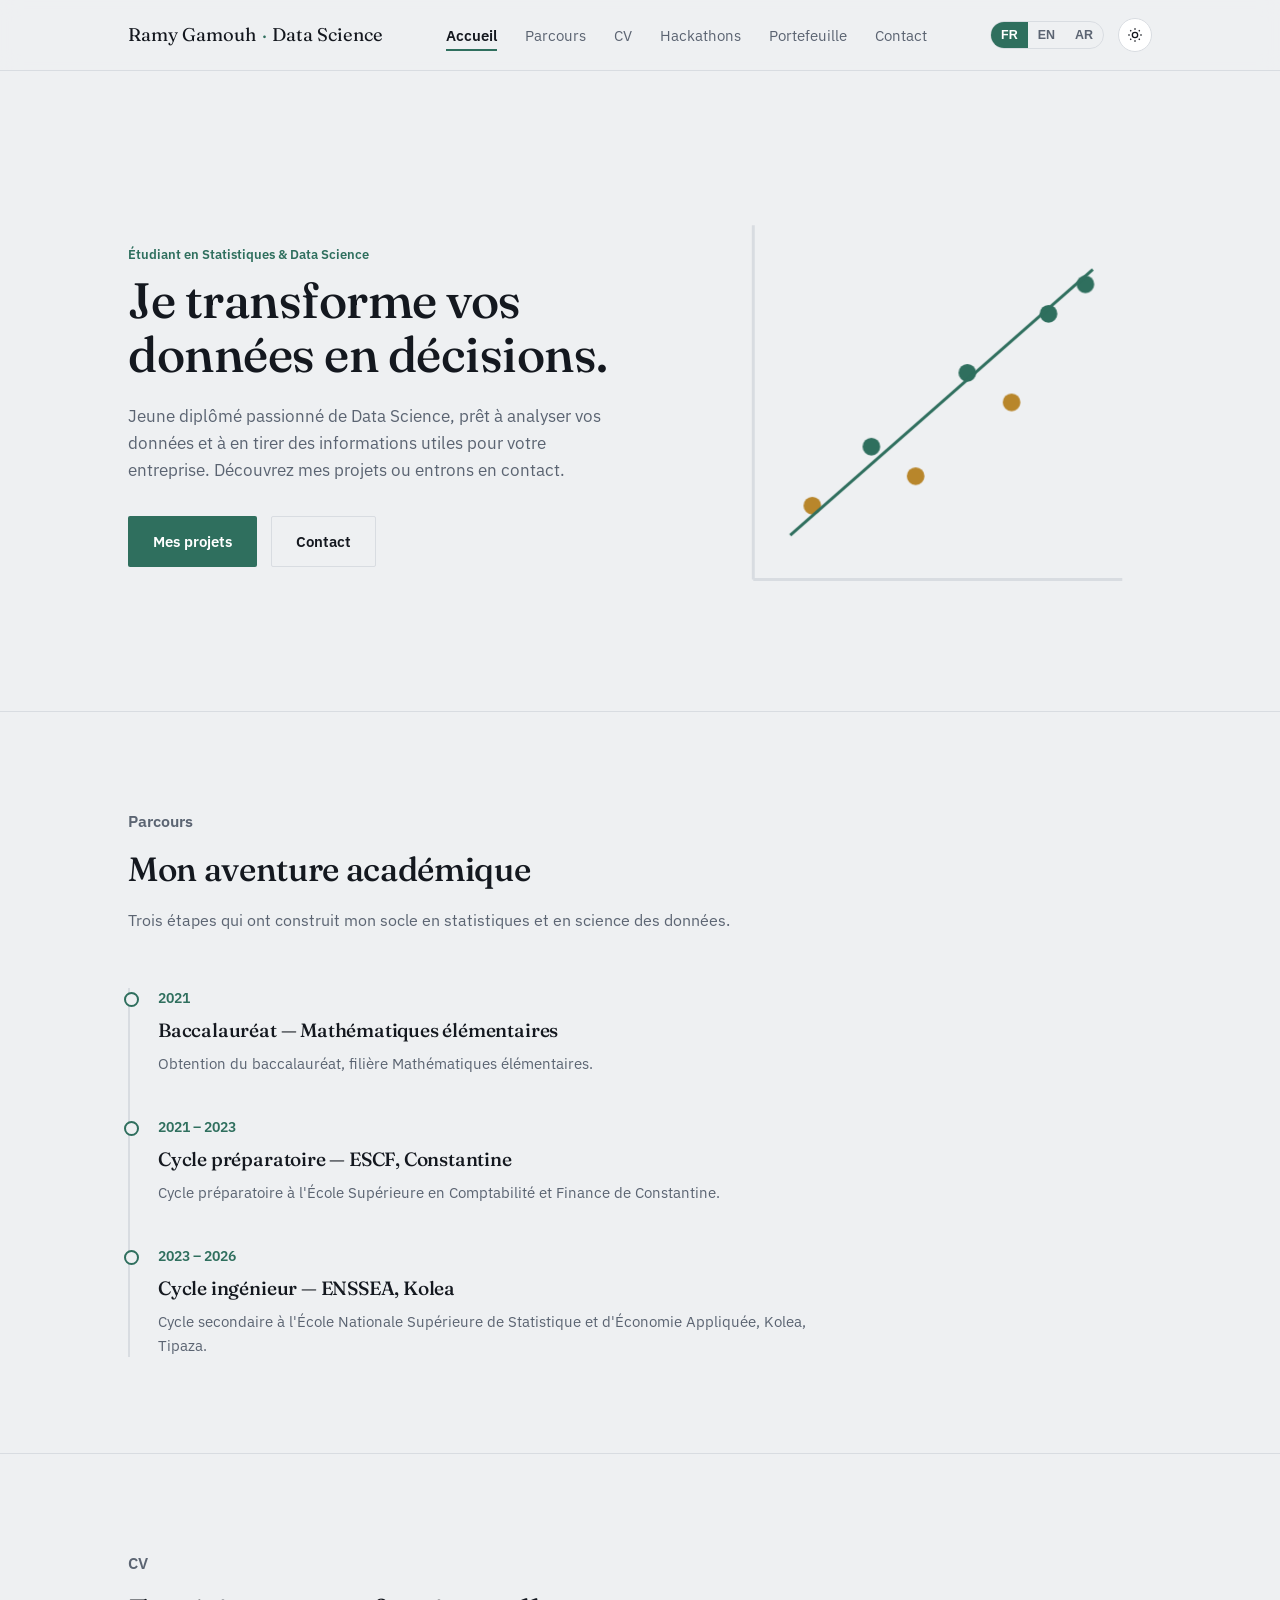
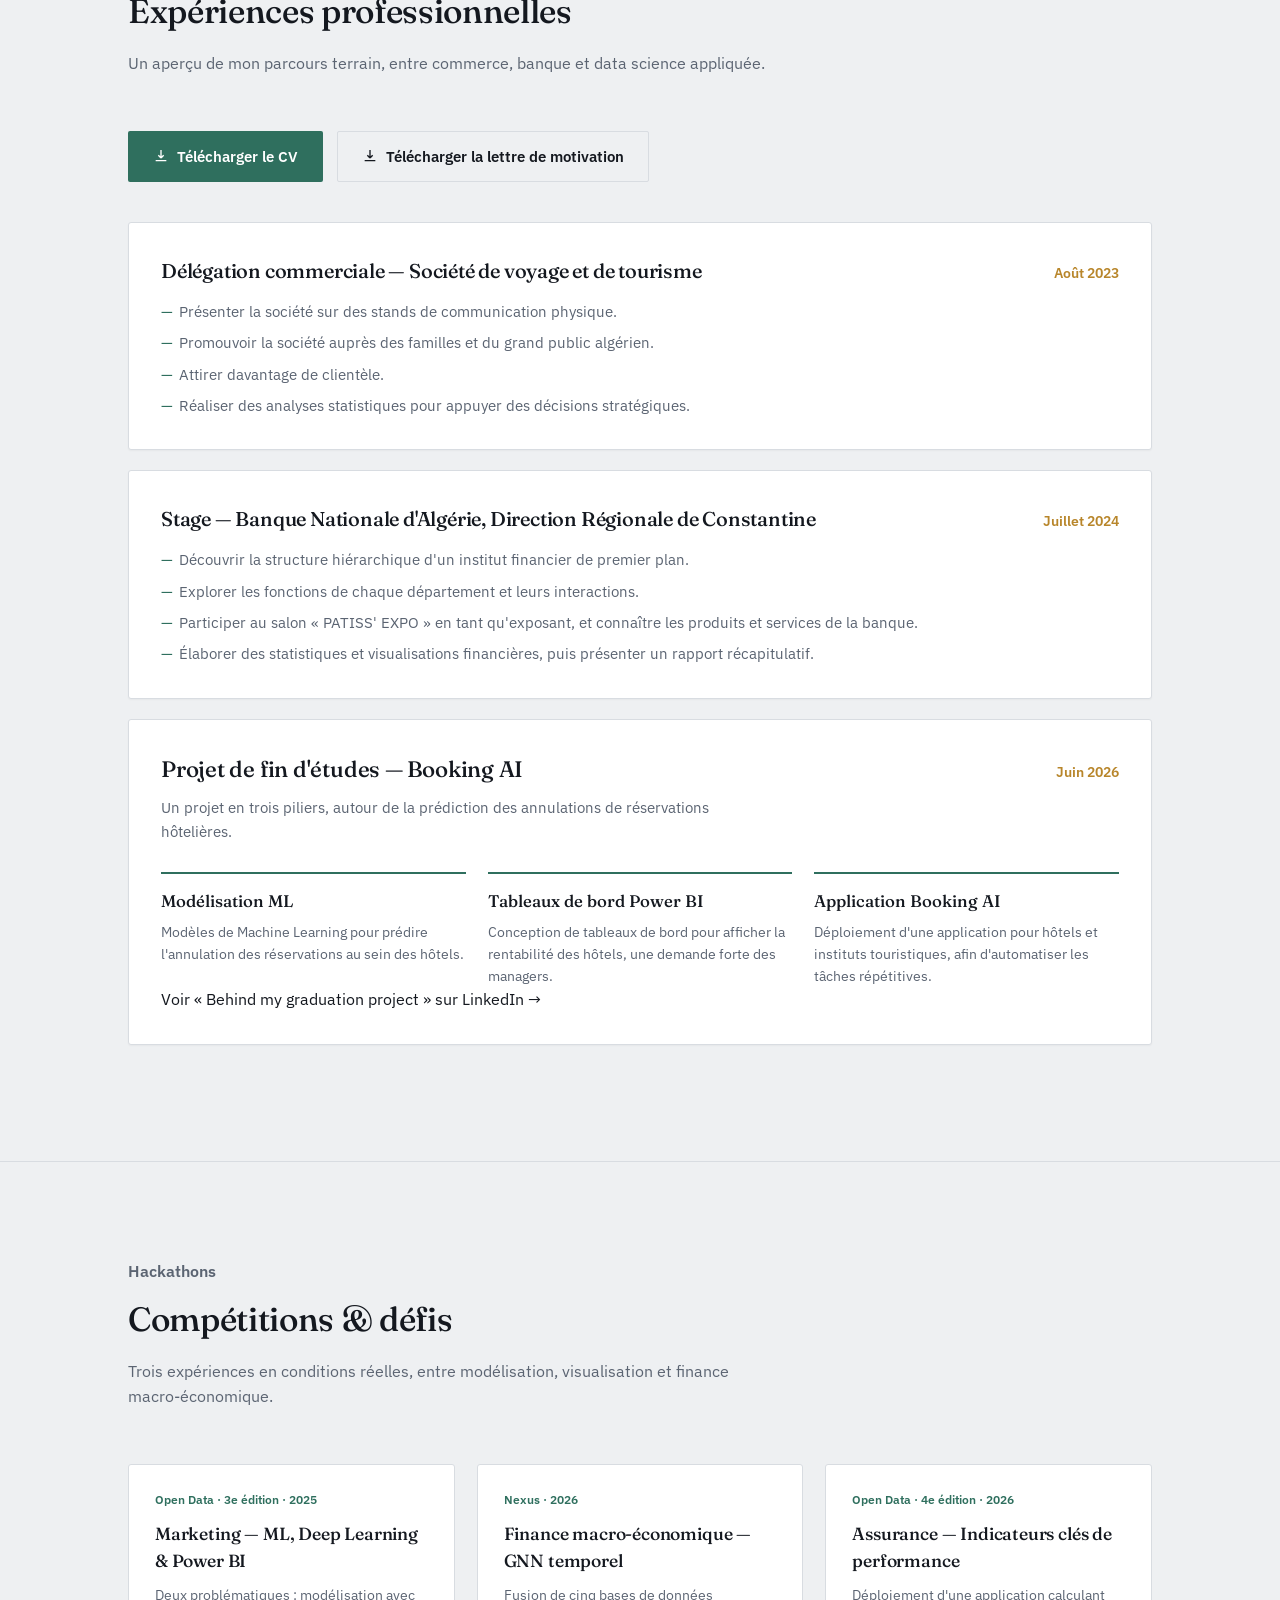
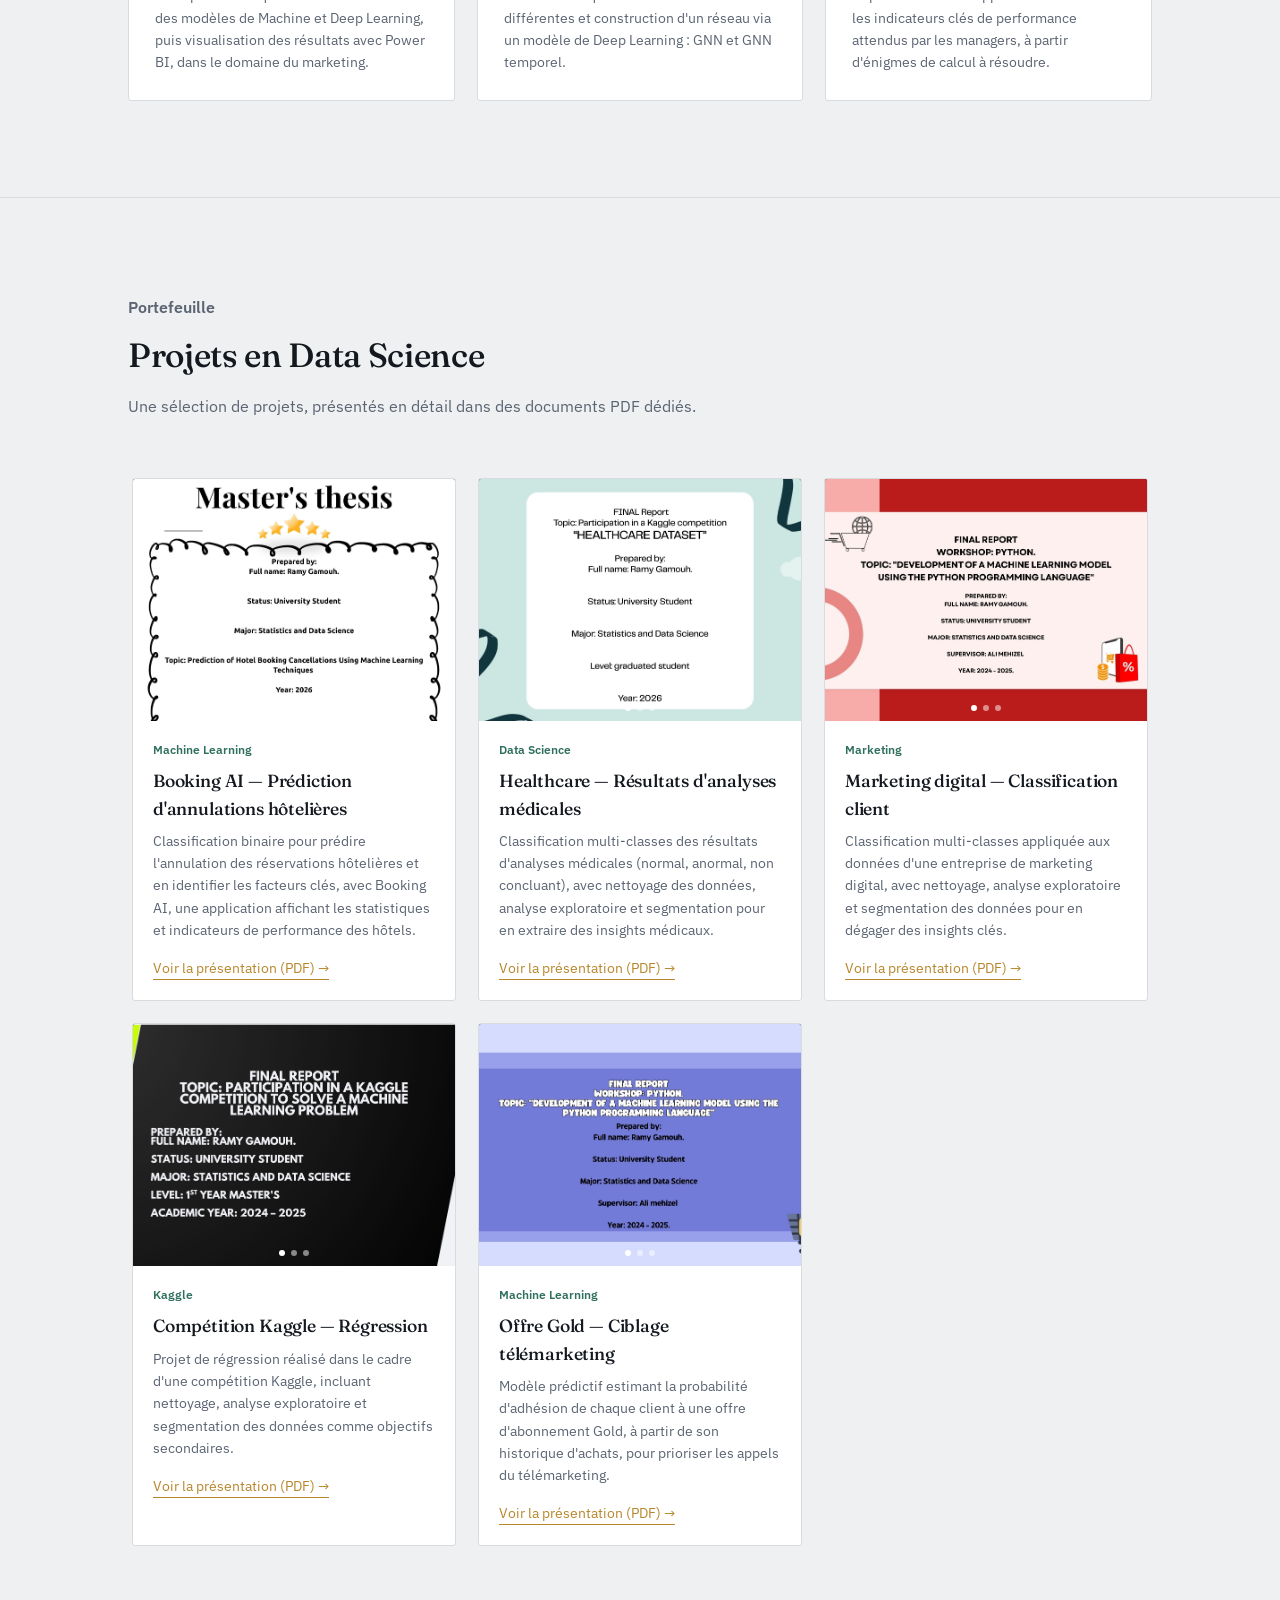
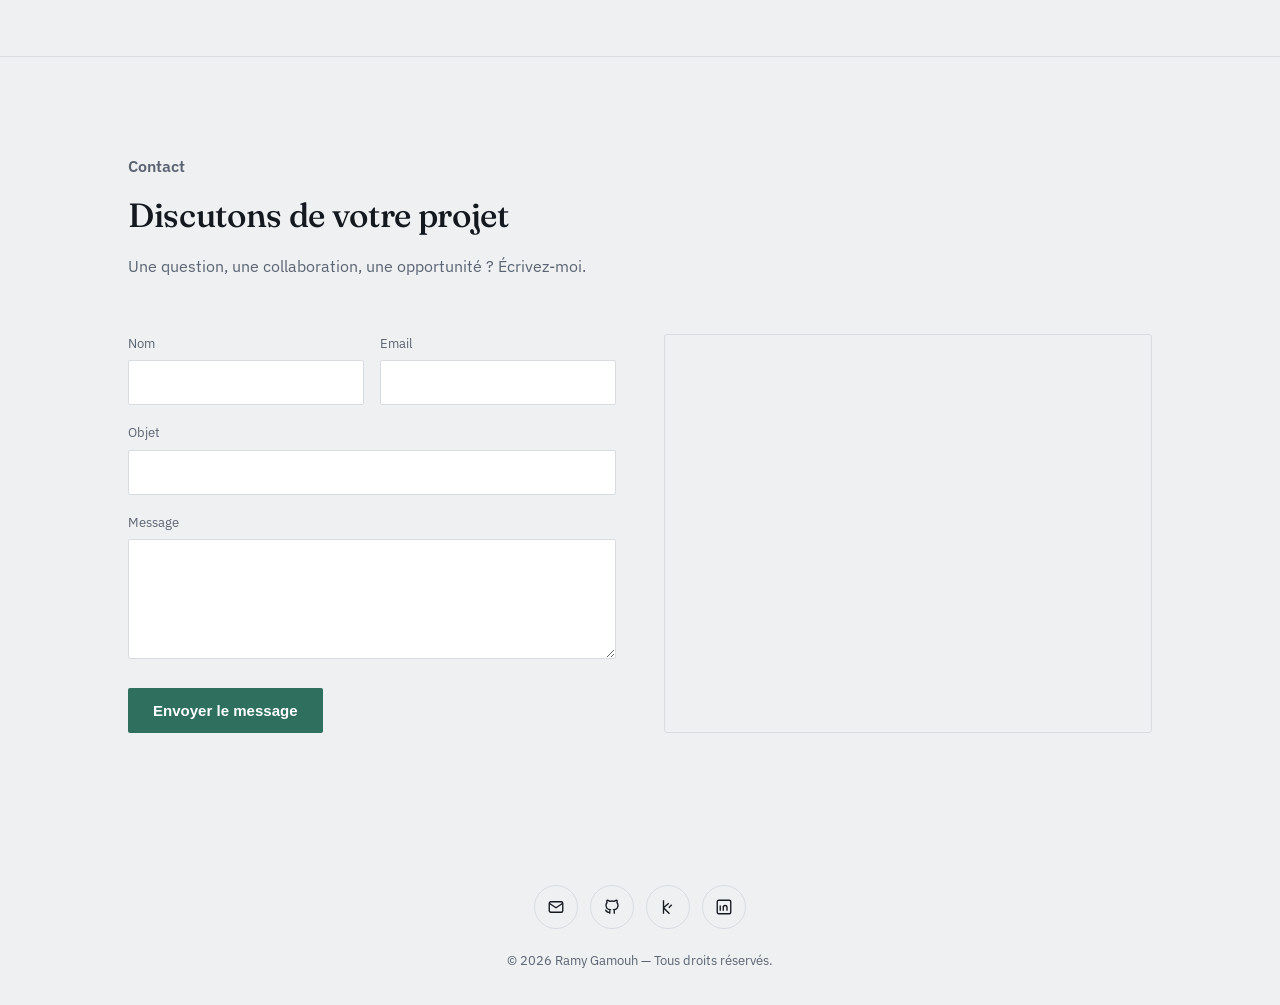
<file: index.html>
<!DOCTYPE html>
<html lang="fr" data-theme="light" data-lang="fr">
<head>
<meta charset="UTF-8">
<meta name="viewport" content="width=device-width, initial-scale=1.0">
<title>Ramy Gamouh — Data Scientist</title>
<link rel="stylesheet" href="style.css">
<link rel="preconnect" href="https://fonts.googleapis.com">
<link href="https://fonts.googleapis.com/css2?family=Fraunces:opsz,wght@9..144,400;9..144,500;9..144,600&family=IBM+Plex+Sans:wght@400;500;600&family=Noto+Sans+Arabic:wght@400;500;600;700&display=swap" rel="stylesheet">
<script src="script.js" defer></script>
</head>
<body>

  <header>
  <div class="nav">
    <div class="logo">Ramy Gamouh <em>·</em> <span data-i18n="logo_tag">Data Science</span></div>
    <ul class="navlinks">
      <li><a href="#accueil" data-i18n="nav_home">Accueil</a></li>
      <li><a href="#parcours" data-i18n="nav_path">Parcours</a></li>
      <li><a href="#cv" data-i18n="nav_cv">CV</a></li>
      <li><a href="#hackathons" data-i18n="nav_hack">Hackathons</a></li>
      <li><a href="#portefeuille" data-i18n="nav_port">Portefeuille</a></li>
      <li><a href="#contact" data-i18n="nav_contact">Contact</a></li>
    </ul>
    <div class="navtools">
      <div class="langswitch" id="langswitch">
        <button data-setlang="fr" class="active">FR</button>
        <button data-setlang="en">EN</button>
        <button data-setlang="ar">AR</button>
      </div>
      <button class="iconbtn" id="themeToggle" aria-label="Changer de thème">
        <svg id="themeIcon" width="16" height="16" viewBox="0 0 24 24" fill="none" stroke="currentColor" stroke-width="2"><circle cx="12" cy="12" r="4"/><path d="M12 2v2M12 20v2M4.9 4.9l1.4 1.4M17.7 17.7l1.4 1.4M2 12h2M20 12h2M4.9 19.1l1.4-1.4M17.7 6.3l1.4-1.4"/></svg>
      </button>
    </div>
  </div>
</header>

<!-- HERO -->
<section class="hero" id="accueil">
  <div class="wrap">
    <div>
      <p class="eyebrow" data-i18n="hero_kicker">Étudiant en Statistiques &amp; Data Science</p>
      <h1 data-i18n="hero_title">Je transforme vos données en décisions.</h1>
      <p class="lead" data-i18n="hero_text">Jeune diplômé passionné de Data Science, prêt à analyser vos données et à en tirer des informations utiles pour votre entreprise. Découvrez mes projets ou entrons en contact.</p>
      <div class="btnrow">
        <a href="#portefeuille" class="btn btn-primary" data-i18n="hero_cta1">Mes projets</a>
        <a href="#contact" class="btn btn-ghost" data-i18n="hero_cta2">Contact</a>
      </div>
    </div>
    <div class="hero-art">
      <svg viewBox="0 0 300 300">
        <line class="ln" x1="30" y1="270" x2="30" y2="30" stroke="var(--line)" stroke-width="2"/>
        <line class="ln" x1="30" y1="270" x2="280" y2="270" stroke="var(--line)" stroke-width="2"/>
        <circle class="pt" style="animation-delay:.4s" cx="70" cy="220" r="6" fill="var(--gold)"/>
        <circle class="pt" style="animation-delay:.5s" cx="110" cy="180" r="6" fill="var(--accent)"/>
        <circle class="pt" style="animation-delay:.6s" cx="140" cy="200" r="6" fill="var(--gold)"/>
        <circle class="pt" style="animation-delay:.7s" cx="175" cy="130" r="6" fill="var(--accent)"/>
        <circle class="pt" style="animation-delay:.8s" cx="205" cy="150" r="6" fill="var(--gold)"/>
        <circle class="pt" style="animation-delay:.9s" cx="230" cy="90" r="6" fill="var(--accent)"/>
        <circle class="pt" style="animation-delay:1s" cx="255" cy="70" r="6" fill="var(--accent)"/>
        <line class="ln" style="animation-delay:1.1s" x1="55" y1="240" x2="260" y2="60" stroke="var(--accent)" stroke-width="2" stroke-dasharray="520"/>
      </svg>
    </div>
  </div>
</section>

<!-- PARCOURS -->
<section id="parcours">
  <div class="wrap">
    <div class="section-head reveal">
      <p class="eyebrow" data-i18n="path_kicker">Parcours</p>
      <h2 data-i18n="path_title">Mon aventure académique</h2>
      <p data-i18n="path_text">Trois étapes qui ont construit mon socle en statistiques et en science des données.</p>
    </div>
    <div class="timeline reveal">
      <div class="tl-item">
        <div class="tl-year">2021</div>
        <h3 data-i18n="path1_title">Baccalauréat — Mathématiques élémentaires</h3>
        <p data-i18n="path1_text">Obtention du baccalauréat, filière Mathématiques élémentaires.</p>
      </div>
      <div class="tl-item">
        <div class="tl-year">2021 – 2023</div>
        <h3 data-i18n="path2_title">Cycle préparatoire — ESCF, Constantine</h3>
        <p data-i18n="path2_text">Cycle préparatoire à l'École Supérieure en Comptabilité et Finance de Constantine.</p>
      </div>
      <div class="tl-item">
        <div class="tl-year">2023 – 2026</div>
        <h3 data-i18n="path3_title">Cycle ingénieur — ENSSEA, Kolea</h3>
        <p data-i18n="path3_text">Cycle secondaire à l'École Nationale Supérieure de Statistique et d'Économie Appliquée, Kolea, Tipaza.</p>
      </div>
    </div>
  </div>
</section>

<!-- CV -->
<section id="cv">
  <div class="wrap">
    <div class="section-head reveal">
      <p class="eyebrow" data-i18n="cv_kicker">CV</p>
      <h2 data-i18n="cv_title">Expériences professionnelles</h2>
      <p data-i18n="cv_text">Un aperçu de mon parcours terrain, entre commerce, banque et data science appliquée.</p>
    </div>

    <div class="cv-downloads reveal">
      <a href="Ramy_Gamouh CV.pdf" download class="btn btn-primary" data-i18n="cv_dl_cv">
        <svg width="16" height="16" viewBox="0 0 24 24" fill="none" stroke="currentColor" stroke-width="2"><path d="M12 3v12m0 0l-4-4m4 4l4-4M4 19h16"/></svg>
        Télécharger le CV
      </a>
      <a href="Ramy_Gamouh Motivation_Letter.pdf" download class="btn btn-ghost" data-i18n="cv_dl_lm">
        <svg width="16" height="16" viewBox="0 0 24 24" fill="none" stroke="currentColor" stroke-width="2"><path d="M12 3v12m0 0l-4-4m4 4l4-4M4 19h16"/></svg>
        Télécharger la lettre de motivation
      </a>
    </div>

    <div class="exp reveal">
      <div class="exp-top">
        <h3 data-i18n="exp1_title">Délégation commerciale — Société de voyage et de tourisme</h3>
        <span class="exp-date" data-i18n="exp1_date">Août 2023</span>
      </div>
      <ul>
        <li data-i18n="exp1_l1">Présenter la société sur des stands de communication physique.</li>
        <li data-i18n="exp1_l2">Promouvoir la société auprès des familles et du grand public algérien.</li>
        <li data-i18n="exp1_l3">Attirer davantage de clientèle.</li>
        <li data-i18n="exp1_l4">Réaliser des analyses statistiques pour appuyer des décisions stratégiques.</li>
      </ul>
    </div>

    <div class="exp reveal">
      <div class="exp-top">
        <h3 data-i18n="exp2_title">Stage — Banque Nationale d'Algérie, Direction Régionale de Constantine</h3>
        <span class="exp-date" data-i18n="exp2_date">Juillet 2024</span>
      </div>
      <ul>
        <li data-i18n="exp2_l1">Découvrir la structure hiérarchique d'un institut financier de premier plan.</li>
        <li data-i18n="exp2_l2">Explorer les fonctions de chaque département et leurs interactions.</li>
        <li data-i18n="exp2_l3">Participer au salon « PATISS' EXPO » en tant qu'exposant, et connaître les produits et services de la banque.</li>
        <li data-i18n="exp2_l4">Élaborer des statistiques et visualisations financières, puis présenter un rapport récapitulatif.</li>
      </ul>
    </div>

    <div class="exp pfe reveal">
      <div class="pfe-top">
        <h3 data-i18n="pfe_title">Projet de fin d'études — Booking AI</h3>
        <span class="exp-date" data-i18n="pfe_date">Juin 2026</span>
      </div>
      <p data-i18n="pfe_text">Un projet en trois piliers, autour de la prédiction des annulations de réservations hôtelières.</p>
      <div class="pillars">
        <div class="pillar">
          <h4 data-i18n="pfe_p1_t">Modélisation ML</h4>
          <p data-i18n="pfe_p1_d">Modèles de Machine Learning pour prédire l'annulation des réservations au sein des hôtels.</p>
        </div>
        <div class="pillar">
          <h4 data-i18n="pfe_p2_t">Tableaux de bord Power BI</h4>
          <p data-i18n="pfe_p2_d">Conception de tableaux de bord pour afficher la rentabilité des hôtels, une demande forte des managers.</p>
        </div>
        <div class="pillar">
          <h4 data-i18n="pfe_p3_t">Application Booking AI</h4>
          <p data-i18n="pfe_p3_d">Déploiement d'une application pour hôtels et instituts touristiques, afin d'automatiser les tâches répétitives.</p>
        </div>
      </div>
      <a href="https://www.linkedin.com/posts/ramy-gamouh-39261032b_but-ramy-i-dont-really-see-the-point-of-activity-7496668009768427520-0jwv?utm_source=share&utm_medium=member_desktop&rcm=ACoAAFM0yx4BnaC4J24ek8U0OUuan6yF2sgI6n4" class="lien-linkedin" data-i18n="pfe_link">Voir « Behind my graduation project » sur LinkedIn →</a>
    </div>
  </div>
</section>

<!-- HACKATHONS -->
<section id="hackathons">
  <div class="wrap">
    <div class="section-head reveal">
      <p class="eyebrow" data-i18n="hack_kicker">Hackathons</p>
      <h2 data-i18n="hack_title">Compétitions &amp; défis</h2>
      <p data-i18n="hack_text">Trois expériences en conditions réelles, entre modélisation, visualisation et finance macro-économique.</p>
    </div>
    <div class="hgrid reveal">
      <div class="hcard">
        <span class="tag" data-i18n="hack1_tag">Open Data · 3e édition · 2025</span>
        <h3 data-i18n="hack1_title">Marketing — ML, Deep Learning &amp; Power BI</h3>
        <p data-i18n="hack1_text">Deux problématiques : modélisation avec des modèles de Machine et Deep Learning, puis visualisation des résultats avec Power BI, dans le domaine du marketing.</p>
      </div>
      <div class="hcard">
        <span class="tag" data-i18n="hack2_tag">Nexus · 2026</span>
        <h3 data-i18n="hack2_title">Finance macro-économique — GNN temporel</h3>
        <p data-i18n="hack2_text">Fusion de cinq bases de données différentes et construction d'un réseau via un modèle de Deep Learning : GNN et GNN temporel.</p>
      </div>
      <div class="hcard">
        <span class="tag" data-i18n="hack3_tag">Open Data · 4e édition · 2026</span>
        <h3 data-i18n="hack3_title">Assurance — Indicateurs clés de performance</h3>
        <p data-i18n="hack3_text">Déploiement d'une application calculant les indicateurs clés de performance attendus par les managers, à partir d'énigmes de calcul à résoudre.</p>
      </div>
    </div>
  </div>
</section>

<!-- PORTEFEUILLE -->
<section id="portefeuille">
  <div class="wrap">
    <div class="section-head reveal">
      <p class="eyebrow" data-i18n="port_kicker">Portefeuille</p>
      <h2 data-i18n="port_title">Projets en Data Science</h2>
      <p data-i18n="port_text">Une sélection de projets, présentés en détail dans des documents PDF dédiés.</p>
    </div>
    <div class="carousel-wrap reveal">
      <div class="carousel" id="carousel">

        <div class="pcard" data-project="1" data-slides="3">
          <div class="pcard-media">
            <div class="slide active"><img src="images/project1/image-1.1.jpg" alt="Booking AI - aperçu 1"></div>
            <div class="slide"><img src="images/project1/image-1.2.jpg" alt="Booking AI - aperçu 2"></div>
            <div class="slide"><img src="images/project1/image-1.3.jpg" alt="Booking AI - aperçu 3"></div>
            <div class="slide"><img src="images/project1/image-1.4.jpg" alt="Booking AI - aperçu 4"></div>
            <div class="slide"><img src="images/project1/image-1.5.jpg" alt="Booking AI - aperçu 5"></div>
            <div class="slide"><img src="images/project1/image-1.6.jpg" alt="Booking AI - aperçu 6"></div>
            <div class="slide"><img src="images/project1/image-1.7.jpg" alt="Booking AI - aperçu 7"></div>
            <div class="slide"><img src="images/project1/image-1.8.jpg" alt="Booking AI - aperçu 8"></div>
            <div class="slide"><img src="images/project1/image-1.9.jpg" alt="Booking AI - aperçu 9"></div>
            <div class="pcard-dots"><span class="active"></span><span></span><span></span></div>
          </div>
          <div class="pcard-body">
            <span class="tag" data-i18n="p1_tag">Machine Learning</span>
            <h3 data-i18n="p1_title">Prédiction des Annulations de Réservation & Dashboard Booking AI APP</h3>
            <p data-i18n="p1_text">Projet de Machine Learning axé sur la classification binaire pour prédire les annulations de réservations hôtelières et identifier leurs facteurs explicatifs. Il intègre l'application « Booking AI » pour visualiser les statistiques et les indicateurs clés de performance (KPI) des hôtels.</p>
            <a href="pdf/projet 1.pdf" class="pcard-pdf" data-i18n="p_view">Voir la présentation (PDF) →</a>
          </div>
        </div>

        <div class="pcard" data-project="2" data-slides="3">
          <div class="pcard-media">
            <div class="slide active"><img src="images/project2/image-2.1.jpg" alt="Healthcare - aperçu 1"></div>
            <div class="slide"><img src="images/project2/image-2.2.jpg" alt="Healthcare - aperçu 2"></div>
            <div class="slide"><img src="images/project2/image-2.3.jpg" alt="Healthcare - aperçu 3"></div>
            <div class="slide"><img src="images/project2/image-2.4.jpg" alt="Booking AI - aperçu 4"></div>
            <div class="slide"><img src="images/project2/image-2.5.jpg" alt="Booking AI - aperçu 5"></div>
            <div class="slide"><img src="images/project2/image-2.6.jpg" alt="Booking AI - aperçu 6"></div>
            <div class="slide"><img src="images/project2/image-2.7.jpg" alt="Booking AI - aperçu 7"></div>
            <div class="slide"><img src="images/project2/image-2.8.jpg" alt="Booking AI - aperçu 8"></div>
            <div class="pcard-dots"><span class="active"></span><span></span><span></span></div>
          </div>
          <div class="pcard-body">
            <span class="tag" data-i18n="p2_tag">Data Science</span>
            <h3 data-i18n="p2_title">Classification et Analyse de Données Médicales</h3>
            <p data-i18n="p2_text">Modélisation en classification multi-classes sur des données de santé afin de prédire les résultats d'examens médicaux (Normal, Anormal, Non concluant). Le projet inclut le nettoyage des données, l'analyse exploratoire, la visualisation et la segmentation pour dégager des informations médicales stratégiques.</p>
            <a href="pdf/projet 2.pdf" class="pcard-pdf" data-i18n="p_view">Voir la présentation (PDF) →</a>
          </div>
        </div>

        <div class="pcard" data-project="3" data-slides="3">
          <div class="pcard-media">
            <div class="slide active"><img src="images/project3/image-3.1.jpg" alt="Marketing digital - aperçu 1"></div>
            <div class="slide"><img src="images/project3/image-3.2.jpg" alt="Marketing digital - aperçu 2"></div>
            <div class="slide"><img src="images/project3/image-3.3.jpg" alt="Marketing digital - aperçu 3"></div>
            <div class="slide"><img src="images/project3/image-3.4.jpg" alt="Marketing digital - aperçu 4"></div>
            <div class="slide"><img src="images/project3/image-3.5.jpg" alt="Marketing digital - aperçu 5"></div>
            <div class="slide"><img src="images/project3/image-3.6.jpg" alt="Marketing digital - aperçu 6"></div>
            <div class="slide"><img src="images/project3/image-3.7.jpg" alt="Marketing digital - aperçu 7"></div>            
            <div class="pcard-dots"><span class="active"></span><span></span><span></span></div>
          </div>
          <div class="pcard-body">
            <span class="tag" data-i18n="p3_tag">Marketing</span>
            <h3 data-i18n="p3_title">Prédiction de Conversion pour Campagne de Marketing Digital</h3>
            <p data-i18n="p3_text">Projet de classification binaire visant à prédire le taux de conversion (1 si converti, 0 sinon) lors d'une campagne de marketing digital. La modélisation s'appuie sur des variables démographiques (âge, revenu, genre), des métriques de campagne (canal, type, dépenses, CTR), des indicateurs d'engagement (visites, temps passé sur le site, interactions email/réseaux sociaux) et l'historique d'achat afin d'optimiser le ciblage client.</p>
            <a href="pdf/projet 3.pdf" class="pcard-pdf" data-i18n="p_view">Voir la présentation (PDF) →</a>
          </div>
        </div>

        <div class="pcard" data-project="4" data-slides="3">
          <div class="pcard-media">
            <div class="slide active"><img src="images/project4/image-4.1.jpg" alt="Compétition Kaggle - aperçu 1"></div>
            <div class="slide"><img src="images/project4/image-4.2.jpg" alt="Compétition Kaggle - aperçu 2"></div>
            <div class="slide"><img src="images/project4/image-4.3.jpg" alt="Compétition Kaggle - aperçu 3"></div>
            <div class="slide"><img src="images/project4/image-4.4.jpg" alt="Compétition Kaggle - aperçu 4"></div>
            <div class="slide"><img src="images/project4/image-4.5.jpg" alt="Compétition Kaggle - aperçu 5"></div>
            <div class="slide"><img src="images/project4/image-4.6.jpg" alt="Compétition Kaggle - aperçu 6"></div>
            <div class="slide"><img src="images/project4/image-4.7.jpg" alt="Compétition Kaggle - aperçu 7"></div>                        
            <div class="pcard-dots"><span class="active"></span><span></span><span></span></div>
          </div>
          <div class="pcard-body">
            <span class="tag" data-i18n="p4_tag">Kaggle</span>
            <h3 data-i18n="p4_title">Compétition Kaggle – Régression et Estimation Calorique</h3>
            <p data-i18n="p4_text">Challenge Kaggle basé sur un jeu de données de santé comportant plus de 750 000 séances d'entraînement. Réalisation d'un modèle de régression pour estimer la dépense calorique des participants à partir de leurs variables biométriques (âge, taille, poids, etc.).</p>
            <a href="pdf/projet 4.pdf" class="pcard-pdf" data-i18n="p_view">Voir la présentation (PDF) →</a>
          </div>
        </div>

        <div class="pcard" data-project="5" data-slides="3">
          <div class="pcard-media">
            <div class="slide active"><img src="images/project5/image-5.1.jpg" alt="Offre Gold - aperçu 1"></div>
            <div class="slide"><img src="images/project5/image-5.2.jpg" alt="Offre Gold - aperçu 2"></div>
            <div class="slide"><img src="images/project5/image-5.3.jpg" alt="Offre Gold - aperçu 3"></div>
            <div class="slide"><img src="images/project5/image-5.4.jpg" alt="Offre Gold - aperçu 4"></div>
            <div class="slide"><img src="images/project5/image-5.5.jpg" alt="Offre Gold - aperçu 5"></div>
            <div class="slide"><img src="images/project5/image-5.6.jpg" alt="Offre Gold - aperçu 6"></div>
            <div class="slide"><img src="images/project5/image-5.7.jpg" alt="Offre Gold - aperçu 7"></div>            
            <div class="pcard-dots"><span class="active"></span><span></span><span></span></div>
          </div>
          <div class="pcard-body">
            <span class="tag" data-i18n="p5_tag">Machine Learning</span>
            <h3 data-i18n="p5_title">Modélisation Prédictive et Optimisation du Télémarketing (Offre Gold)</h3>
            <p data-i18n="p5_text">Développement d'un modèle prédictif pour l'offre de fin d'année « Gold » ($499 au lieu de $999). Le projet analyse les facteurs de décision (acceptation/refus) pour prioriser les clients à fort potentiel, réduisant ainsi le temps, les coûts de télémarketing et l'effort commercial.</p>
            <a href="pdf/projet 5.pdf" class="pcard-pdf" data-i18n="p_view">Voir la présentation (PDF) →</a>
          </div>
        </div>

      </div>
    </div>
  </div>

  <div class="lightbox" id="lightbox">
    <button class="lightbox-close" id="lbClose" aria-label="Fermer">&times;</button>
    <button class="lightbox-arrow left" id="lbPrevProject" aria-label="Projet précédent">&#8592;</button>
    <div class="lightbox-content">
      <div class="lightbox-media" id="lbMedia"></div>
      <div class="lightbox-dots" id="lbDots"></div>
      <div class="lightbox-info">
        <span class="tag" id="lbTag"></span>
        <h3 id="lbTitle"></h3>
        <p id="lbText"></p>
        <a href="#" id="lbLink" target="_blank">Voir la présentation (PDF) →</a>
      </div>
    </div>
    <button class="lightbox-arrow right" id="lbNextProject" aria-label="Projet suivant">&#8594;</button>
  </div>
</section>

<!-- CONTACT -->
<section id="contact">
  <div class="wrap">
    <div class="section-head reveal">
      <p class="eyebrow" data-i18n="contact_kicker">Contact</p>
      <h2 data-i18n="contact_title">Discutons de votre projet</h2>
      <p data-i18n="contact_text">Une question, une collaboration, une opportunité ? Écrivez-moi.</p>
    </div>
    <div class="contact-grid reveal">
      <form onsubmit="event.preventDefault(); alert(this.dataset.sent);" data-sent="Message prêt à être envoyé (formulaire de démonstration).">
        <div class="formgrid">
          <div class="field">
            <label data-i18n="f_name">Nom</label>
            <input type="text" required>
          </div>
          <div class="field">
            <label data-i18n="f_email">Email</label>
            <input type="email" required>
          </div>
          <div class="field full">
            <label data-i18n="f_subject">Objet</label>
            <input type="text" required>
          </div>
          <div class="field full">
            <label data-i18n="f_message">Message</label>
            <textarea required></textarea>
          </div>
        </div>
        <button type="submit" class="btn btn-primary" data-i18n="f_send">Envoyer le message</button>
      </form>
      <div class="mapbox">
        <iframe src="https://www.google.com/maps?q=Constantine,Algeria&output=embed" loading="lazy"></iframe>
      </div>
    </div>
  </div>
</section>

<footer>
  <div class="wrap footer-grid">
    <div class="socials">
      <a class="social" href="mailto:ramygamouh@gmail.com" aria-label="Email" title="Email">
        <svg width="18" height="18" viewBox="0 0 24 24" fill="none" stroke="currentColor" stroke-width="1.8"><rect x="3" y="5" width="18" height="14" rx="2"/><path d="M3 7l9 6 9-6"/></svg>
      </a>
      <a class="social" href="https://github.com/ramygamouh-del/" target="_blank" aria-label="GitHub" title="GitHub">
        <svg width="18" height="18" viewBox="0 0 24 24" fill="none" stroke="currentColor" stroke-width="1.8"><path d="M9 19c-4.3 1.4-4.3-2.5-6-3m12 5v-3.5c0-1 .1-1.4-.5-2 2.8-.3 5.5-1.4 5.5-6a4.6 4.6 0 0 0-1.3-3.2 4.2 4.2 0 0 0-.1-3.2s-1.1-.3-3.5 1.3a12.3 12.3 0 0 0-6.2 0C6.5 2.8 5.4 3.1 5.4 3.1a4.2 4.2 0 0 0-.1 3.2A4.6 4.6 0 0 0 4 9.5c0 4.6 2.7 5.7 5.5 6-.6.6-.6 1.2-.5 2V21"/></svg>
      </a>
      <a class="social" href="https://www.kaggle.com/" target="_blank" aria-label="Kaggle" title="Kaggle">
        <svg width="18" height="18" viewBox="0 0 24 24" fill="none" stroke="currentColor" stroke-width="1.8"><path d="M6 3v18M6 13l7-6M6 13l8 8M13 13l4-4"/></svg>
      </a>
      <a class="social" href="https://www.linkedin.com/in/ramy-gamouh-39261032b/" target="_blank" aria-label="LinkedIn" title="LinkedIn">
        <svg width="18" height="18" viewBox="0 0 24 24" fill="none" stroke="currentColor" stroke-width="1.8"><rect x="3" y="3" width="18" height="18" rx="2"/><path d="M7 10v7M7 7v.01M11 17v-4.5a2.5 2.5 0 0 1 5 0V17M11 10.5V17"/></svg>
      </a>
    </div>
    <p data-i18n="footer_text">© 2026 Ramy Gamouh — Tous droits réservés.</p>
  </div>
</footer>
</body>
</html>
</file>
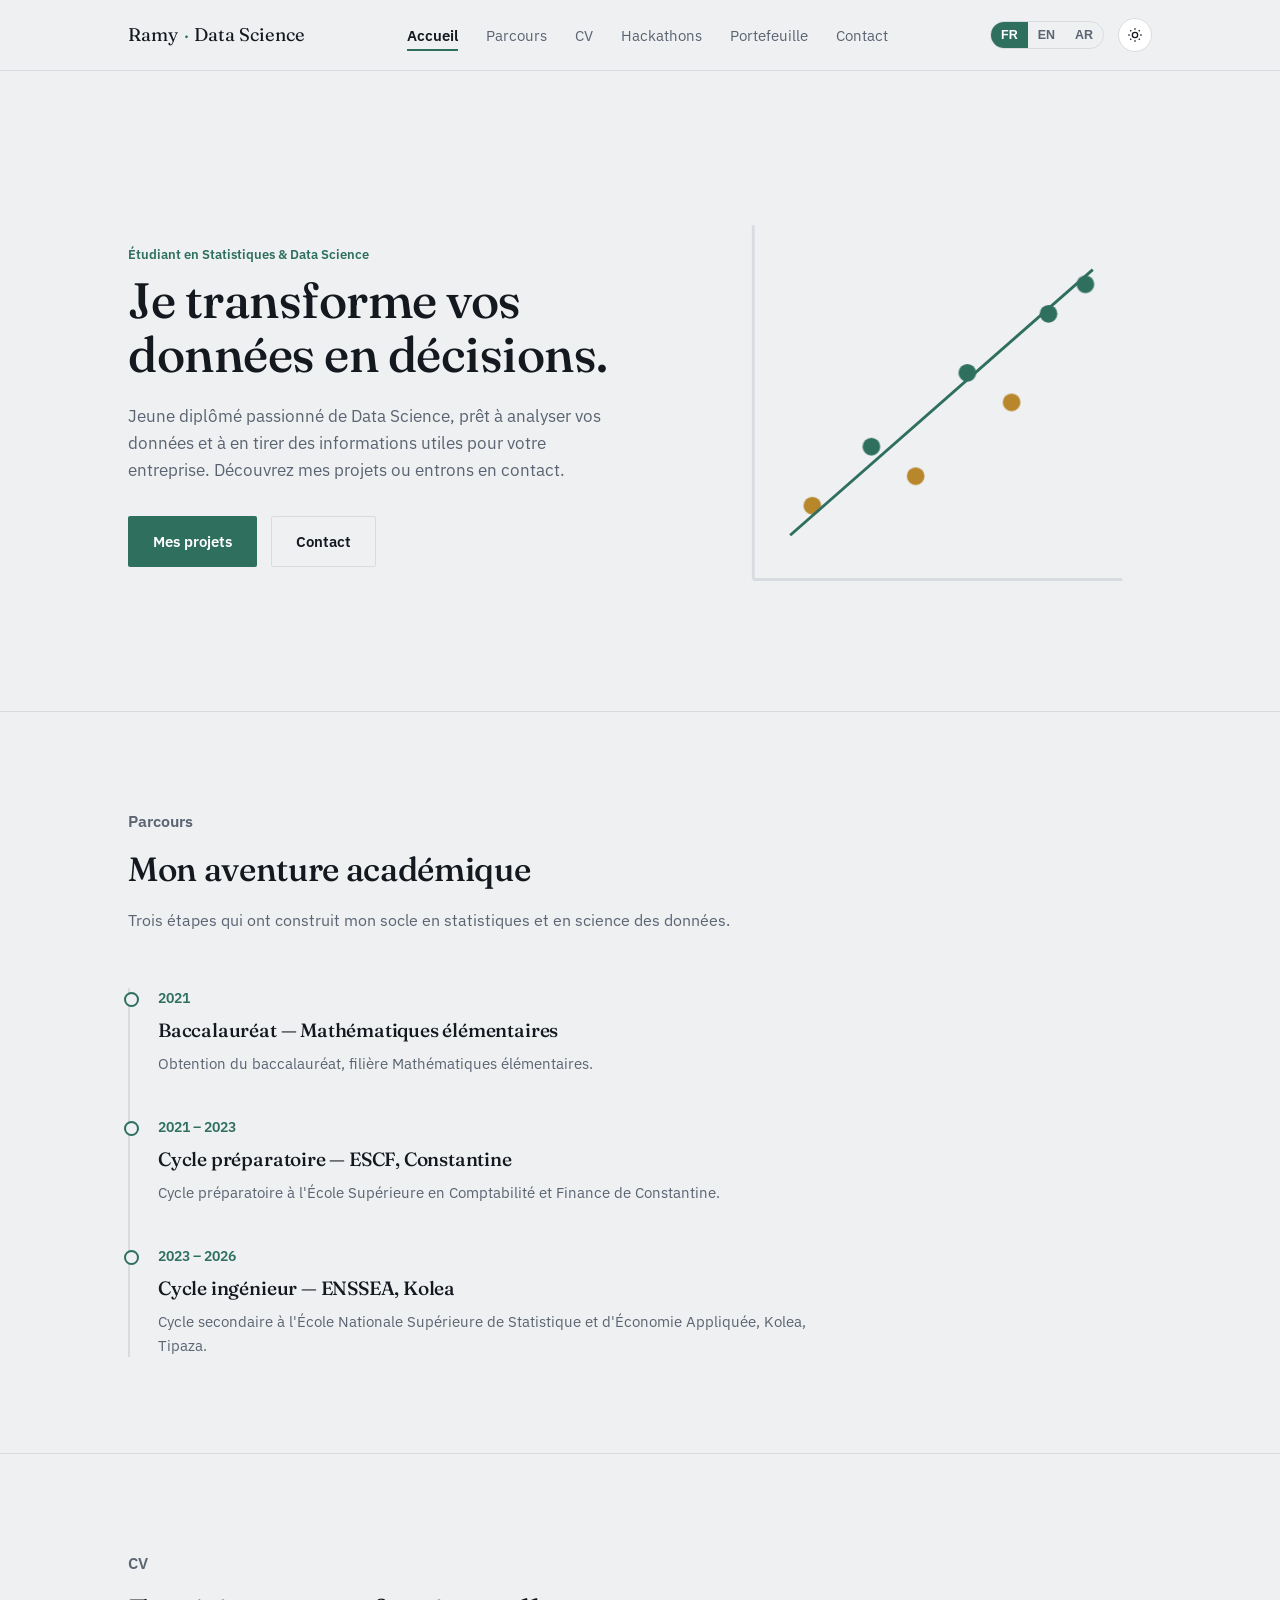
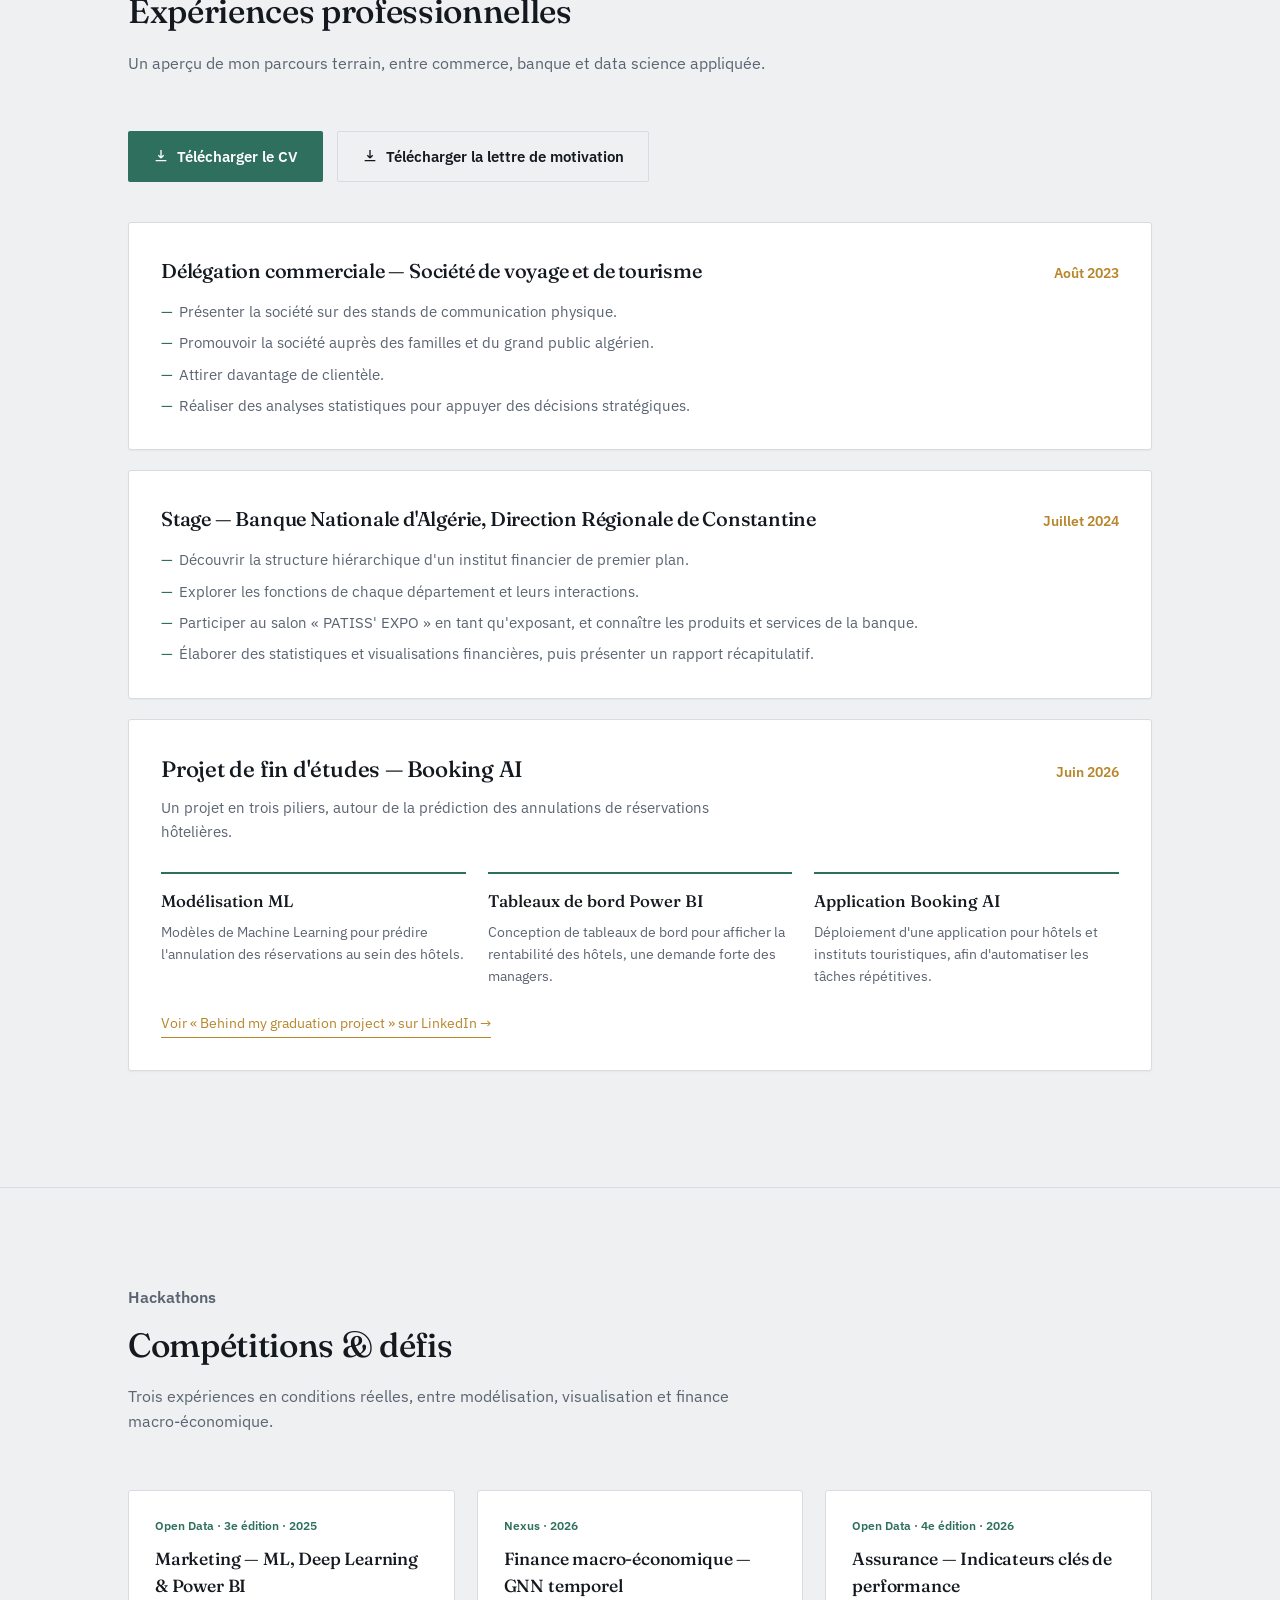
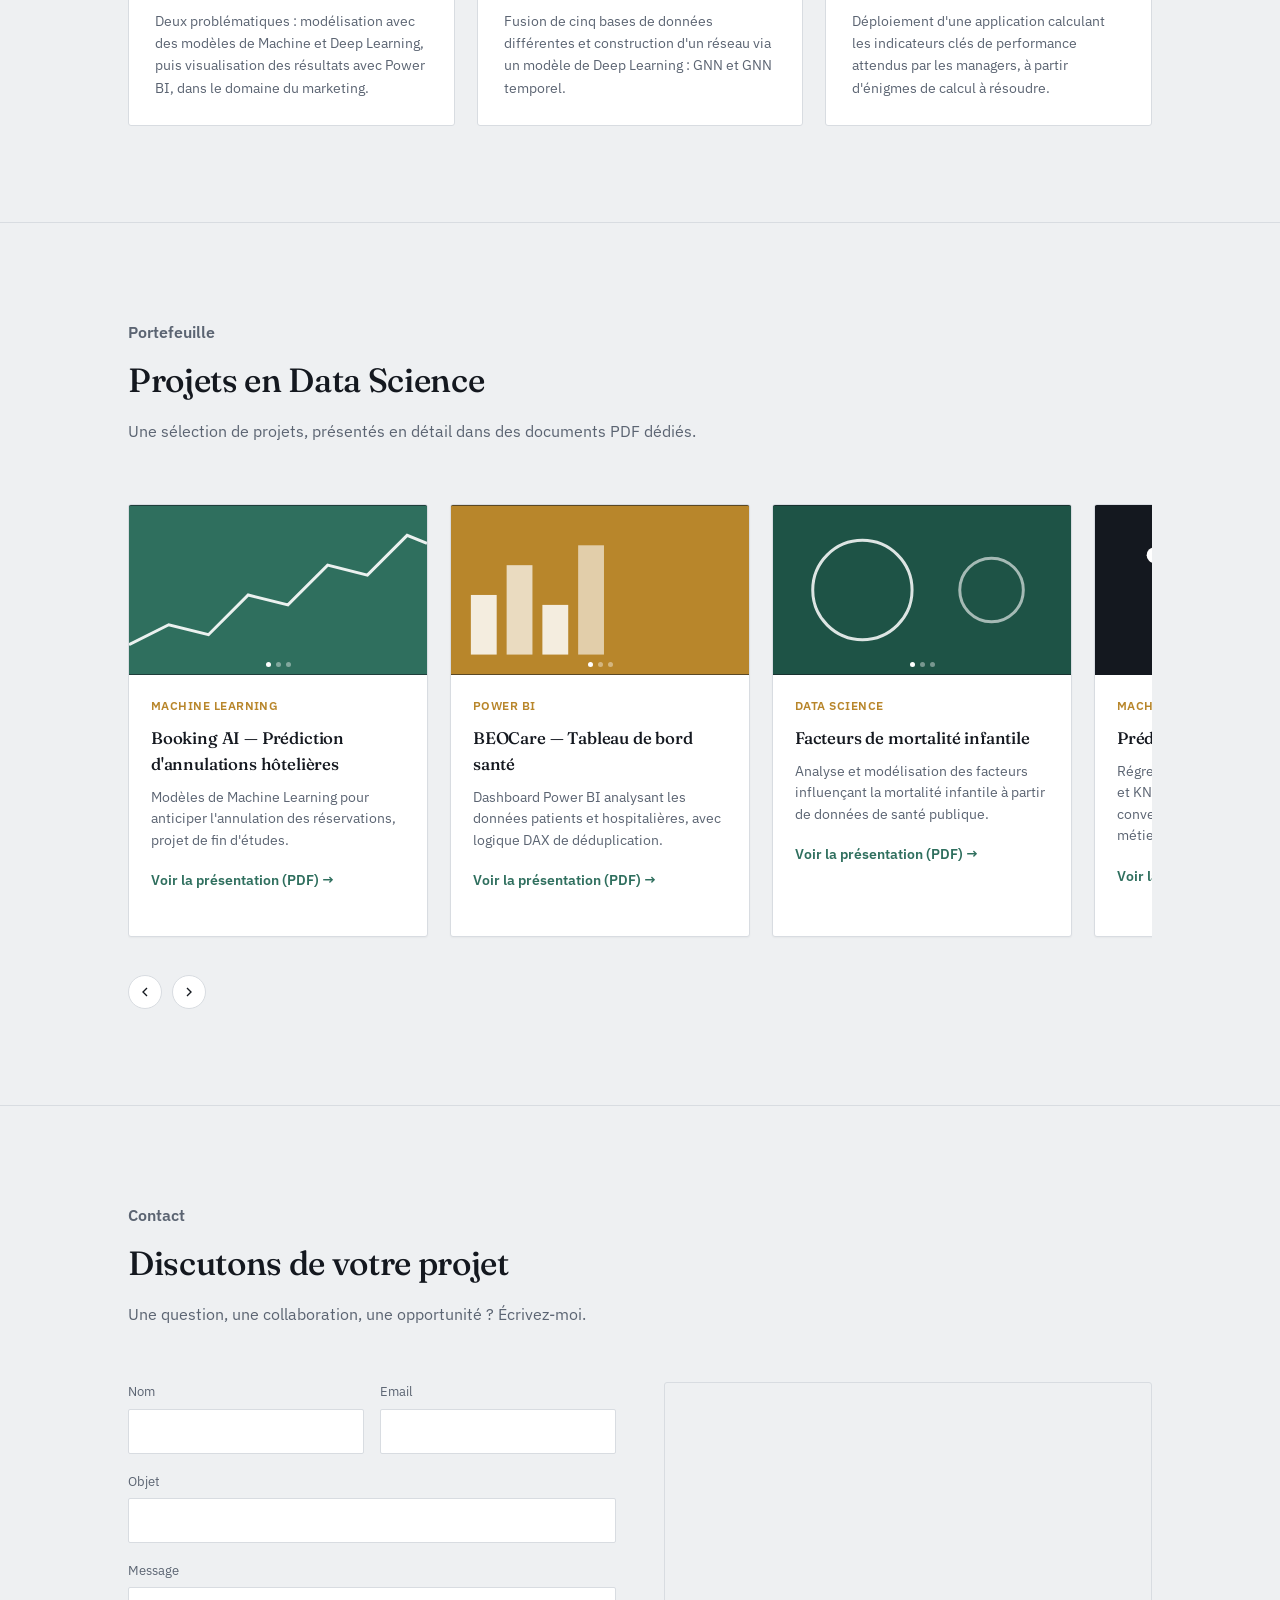
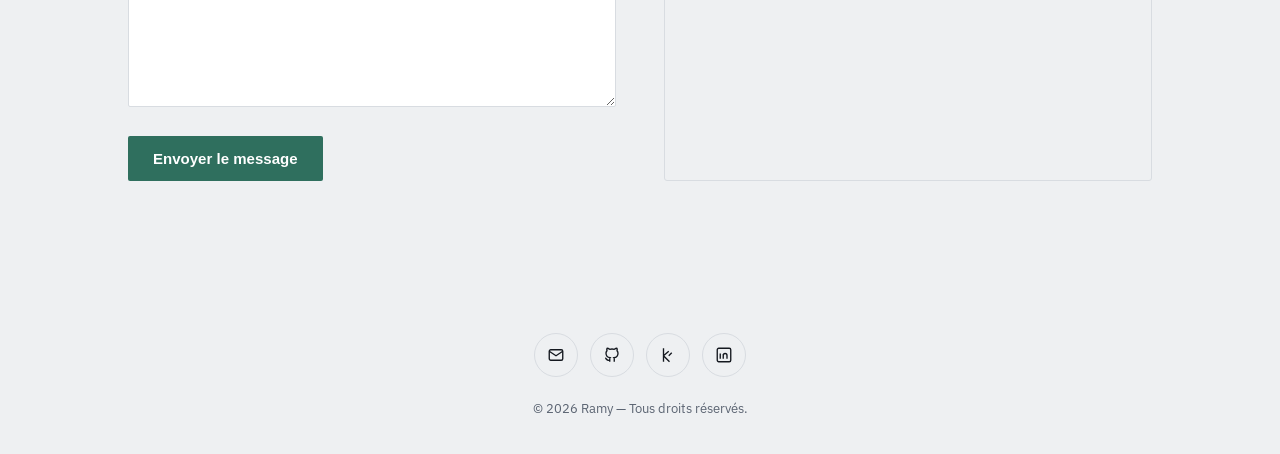
<file: portfolio (1).html>
<!DOCTYPE html>
<html lang="fr" data-theme="light" data-lang="fr">
<head>
<meta charset="UTF-8">
<meta name="viewport" content="width=device-width, initial-scale=1.0">
<title>Ramy — Data Scientist</title>
<link rel="preconnect" href="https://fonts.googleapis.com">
<link href="https://fonts.googleapis.com/css2?family=Fraunces:opsz,wght@9..144,400;9..144,500;9..144,600&family=IBM+Plex+Sans:wght@400;500;600&family=Noto+Sans+Arabic:wght@400;500;600;700&display=swap" rel="stylesheet">
<style>
:root{
  --bg:#EEF0F2;
  --surface:#FFFFFF;
  --ink:#14181F;
  --muted:#5B6472;
  --accent:#2F6F5E;
  --accent-ink:#FFFFFF;
  --gold:#B8862B;
  --line:#D8DCE1;
  --shadow: 0 1px 2px rgba(20,24,31,0.04);
  --radius: 3px;
  --serif: 'Fraunces', 'Georgia', serif;
  --sans: 'IBM Plex Sans', -apple-system, sans-serif;
  --arabic: 'Noto Sans Arabic', 'IBM Plex Sans', sans-serif;
  --maxw: 1080px;
}
[data-theme="dark"]{
  --bg:#12161C;
  --surface:#1B222B;
  --ink:#EDEFF2;
  --muted:#9AA4B2;
  --accent:#5FB59A;
  --accent-ink:#0D1410;
  --gold:#D9AA55;
  --line:#2A323C;
  --shadow: 0 1px 2px rgba(0,0,0,0.35);
}
*{box-sizing:border-box; margin:0; padding:0;}
html{scroll-behavior:smooth;}
body{
  background:var(--bg); color:var(--ink); font-family:var(--sans);
  transition:background .35s ease, color .35s ease;
  line-height:1.55;
}
[data-lang="ar"] body, [data-lang="ar"] h1, [data-lang="ar"] h2, [data-lang="ar"] h3{ font-family:var(--arabic); }
html[dir="rtl"] body{ font-family:var(--arabic); }
h1,h2,h3{ font-family:var(--serif); font-weight:500; letter-spacing:-0.01em; color:var(--ink); }
a{ color:inherit; text-decoration:none; }
img{max-width:100%; display:block;}
.wrap{ max-width:var(--maxw); margin:0 auto; padding:0 28px; }
section{ padding:96px 0; border-bottom:1px solid var(--line); }
section:last-of-type{ border-bottom:none; }
.eyebrow{ color:var(--accent); font-size:0.8rem; font-weight:600; margin-bottom:10px; }
.section-head{ margin-bottom:56px; max-width:640px; }
.section-head h2{ font-size:2.1rem; margin-bottom:12px; }
.section-head p{ color:var(--muted); font-size:1.02rem; }

/* Header */
header{
  position:sticky; top:0; z-index:50;
  background:color-mix(in srgb, var(--bg) 88%, transparent);
  backdrop-filter:blur(10px);
  border-bottom:1px solid var(--line);
}
.nav{ display:flex; align-items:center; justify-content:space-between; padding:18px 28px; max-width:var(--maxw); margin:0 auto; }
.logo{ font-family:var(--serif); font-size:1.15rem; display:flex; align-items:baseline; gap:6px; }
.logo em{ font-style:normal; color:var(--accent); }
.navlinks{ display:flex; gap:28px; list-style:none; }
.navlinks a{ font-size:0.92rem; color:var(--muted); position:relative; padding:4px 0; transition:color .25s; }
.navlinks a::after{
  content:''; position:absolute; left:0; bottom:-2px; height:2px; width:0; background:var(--accent);
  transition:width .3s cubic-bezier(.2,.8,.2,1);
}
.navlinks a:hover{ color:var(--ink); }
.navlinks a:hover::after{ width:100%; }
.navlinks a.active{ color:var(--ink); font-weight:600; }
.navlinks a.active::after{ width:100%; }
.navtools{ display:flex; align-items:center; gap:14px; }
.iconbtn{
  width:34px; height:34px; border-radius:50%; border:1px solid var(--line); background:var(--surface);
  display:flex; align-items:center; justify-content:center; cursor:pointer; color:var(--ink);
  transition: transform .15s ease, border-color .2s;
}
.iconbtn:active{ transform:scale(0.88); }
.iconbtn:hover{ border-color:var(--accent); transform:translateY(-2px); }
.langswitch{ display:flex; border:1px solid var(--line); border-radius:20px; overflow:hidden; }
.langswitch button{
  border:none; background:transparent; color:var(--muted); font-size:0.78rem; font-weight:600;
  padding:6px 10px; cursor:pointer; transition:.2s;
}
.langswitch button.active{ background:var(--accent); color:var(--accent-ink); }
.burger{ display:none; }

/* Hero */
.hero{ padding-top:110px; padding-bottom:80px; border-bottom:1px solid var(--line);}
.hero .wrap{ display:grid; grid-template-columns:1.1fr 0.9fr; gap:40px; align-items:center; }
.hero h1{ font-size:3.1rem; line-height:1.08; margin-bottom:22px; }
.hero p.lead{ color:var(--muted); font-size:1.08rem; max-width:480px; margin-bottom:32px; }
.btnrow{ display:flex; gap:14px; flex-wrap:wrap; }
.btn{
  display:inline-flex; align-items:center; gap:8px; padding:13px 24px; border-radius:2px;
  font-size:0.94rem; font-weight:600; cursor:pointer; border:1px solid transparent;
  transition: transform .15s ease, background .2s, color .2s, border-color .2s;
}
.btn:active{ transform:scale(0.96); }
.btn-primary{ background:var(--accent); color:var(--accent-ink); }
.btn-primary:hover{ filter:brightness(1.08); transform:translateY(-2px); }
.btn-ghost{ border-color:var(--line); color:var(--ink); }
.btn-ghost:hover{ border-color:var(--accent); color:var(--accent); transform:translateY(-2px); }
.btn svg{ flex-shrink:0; }
.hero-art{ aspect-ratio:1/1; }
.hero-art svg{ width:100%; height:100%; }
.hero-art .pt{ opacity:0; animation:pop .5s cubic-bezier(.2,.8,.2,1) forwards; }
.hero-art .ln{ stroke-dasharray:520; stroke-dashoffset:520; animation:draw 1.4s .3s cubic-bezier(.2,.8,.2,1) forwards; }
@keyframes pop{ to{ opacity:1; } }
@keyframes draw{ to{ stroke-dashoffset:0; } }

/* Timeline (Parcours) */
.timeline{ position:relative; padding-left:28px; border-left:2px solid var(--line); max-width:680px; }
.tl-item{ position:relative; padding-bottom:42px; }
.tl-item:last-child{ padding-bottom:0; }
.tl-item::before{
  content:''; position:absolute; left:-34px; top:4px; width:11px; height:11px; border-radius:50%;
  background:var(--bg); border:2px solid var(--accent);
}
.tl-year{ color:var(--accent); font-weight:600; font-size:0.88rem; margin-bottom:6px; font-family:var(--sans); }
.tl-item h3{ font-size:1.2rem; margin-bottom:6px; }
.tl-item p{ color:var(--muted); font-size:0.95rem; }

/* CV */
.cv-downloads{ display:flex; gap:14px; flex-wrap:wrap; margin-bottom:40px; }
.exp{
  background:var(--surface); border:1px solid var(--line); border-radius:var(--radius); padding:32px; margin-bottom:20px;
  box-shadow:var(--shadow); transition: border-color .2s, transform .2s;
}
.exp:hover{ border-color:var(--accent); transform:translateY(-4px); }
.exp-top{ display:flex; justify-content:space-between; align-items:baseline; gap:16px; flex-wrap:wrap; margin-bottom:14px; }
.exp-top h3{ font-size:1.25rem; }
.exp-date{ color:var(--gold); font-size:0.85rem; font-weight:600; }
.exp ul{ list-style:none; display:grid; gap:8px; }
.exp li{ color:var(--muted); font-size:0.94rem; padding-left:18px; position:relative; }
.exp li::before{ content:'—'; position:absolute; left:0; color:var(--accent); }

.pfe{ margin-top:8px; }
.pfe-top{ display:flex; justify-content:space-between; align-items:baseline; flex-wrap:wrap; gap:12px; margin-bottom:10px; }
.pfe h3{ font-size:1.4rem; }
.pfe > p{ color:var(--muted); max-width:560px; margin-bottom:28px; font-size:0.96rem; }
.pillars{ display:grid; grid-template-columns:repeat(3,1fr); gap:22px; }
.pillar{ border-top:2px solid var(--accent); padding-top:14px; }
.pillar h4{ font-family:var(--serif); font-weight:500; font-size:1.05rem; margin-bottom:8px; color:var(--ink); }
.pillar p{ color:var(--muted); font-size:0.88rem; }
.pfe-link{ display:inline-block; margin-top:26px; font-size:0.86rem; color:var(--gold); border-bottom:1px solid var(--gold); padding-bottom:2px; }

/* Hackathons */
.hgrid{ display:grid; grid-template-columns:repeat(3,1fr); gap:22px; }
.hcard{ background:var(--surface); border:1px solid var(--line); border-radius:var(--radius); padding:26px; transition: border-color .2s, transform .2s; }
.hcard:hover{ border-color:var(--accent); transform:translateY(-4px); }
.hcard .tag{ font-size:0.75rem; font-weight:600; color:var(--accent); margin-bottom:10px; display:block;}
.hcard h3{ font-size:1.1rem; margin-bottom:10px; }
.hcard p{ color:var(--muted); font-size:0.9rem; }

/* Portfolio carousel */
.carousel-wrap{ position:relative; }
.carousel{ display:flex; gap:22px; overflow-x:auto; scroll-snap-type:x mandatory; padding:4px 4px 14px; scrollbar-width:none; }
.carousel::-webkit-scrollbar{ display:none; }
.pcard{
  flex:0 0 300px; scroll-snap-align:start; background:var(--surface); border:1px solid var(--line);
  border-radius:var(--radius); overflow:hidden; box-shadow:var(--shadow);
  transition: border-color .2s, transform .2s, box-shadow .2s;
}
.pcard:hover{ border-color:var(--accent); transform:translateY(-5px); box-shadow:0 10px 24px rgba(20,24,31,0.1); }
.pcard-media{ height:170px; position:relative; overflow:hidden; background:var(--ink); }
.pcard-media .slide{
  position:absolute; inset:0; display:flex; align-items:center; justify-content:center;
  opacity:0; transition:opacity .7s ease;
}
.pcard-media .slide.active{ opacity:1; }
.pcard-media .slide svg{ width:100%; height:100%; }
.pcard-dots{ position:absolute; bottom:8px; left:0; right:0; display:flex; justify-content:center; gap:5px; z-index:2; }
.pcard-dots span{ width:5px; height:5px; border-radius:50%; background:rgba(255,255,255,0.4); transition:background .3s; }
.pcard-dots span.active{ background:#fff; }
.pcard-body{ padding:22px; }
.pcard .tag{ font-size:0.72rem; font-weight:600; color:var(--gold); text-transform:uppercase; letter-spacing:0.04em; margin-bottom:10px; display:block;}
.pcard h3{ font-size:1.05rem; margin-bottom:10px; }
.pcard p{ color:var(--muted); font-size:0.87rem; margin-bottom:16px; }
.pcard a{ font-size:0.85rem; color:var(--accent); font-weight:600; }
.carousel-nav{ display:flex; gap:10px; margin-top:24px; }

/* Contact */
.contact-grid{ display:grid; grid-template-columns:1fr 1fr; gap:48px; }
.formgrid{ display:grid; grid-template-columns:1fr 1fr; gap:18px 16px; }
.field{ margin-bottom:0; }
.field.full{ grid-column:1 / -1; }
.field label{ display:block; font-size:0.82rem; color:var(--muted); margin-bottom:6px; }
.field input, .field textarea{
  width:100%; background:var(--surface); border:1px solid var(--line); border-radius:2px; padding:12px 14px;
  color:var(--ink); font-family:var(--sans); font-size:0.94rem; transition:border-color .2s;
}
[data-lang="ar"] .field input, [data-lang="ar"] .field textarea{ font-family:var(--arabic); }
.field input:focus, .field textarea:focus{ outline:none; border-color:var(--accent); }
.field textarea{ min-height:120px; resize:vertical; }
.contact-grid form .btn{ margin-top:22px; }
.mapbox{ border-radius:var(--radius); overflow:hidden; border:1px solid var(--line); height:100%; min-height:280px; }
.mapbox iframe{ width:100%; height:100%; border:0; filter:grayscale(0.15); }

/* Footer */
footer{ padding:56px 0 34px; }
.footer-grid{ display:grid; justify-items:center; gap:22px; }
.socials{ display:flex; gap:12px; }
.social{
  width:44px; height:44px; border-radius:50%; border:1px solid var(--line); display:flex; align-items:center;
  justify-content:center; transition: transform .15s ease, border-color .2s, color .2s; color:var(--ink);
}
.social:hover{ border-color:var(--accent); color:var(--accent); transform:translateY(-3px); }
.social:active{ transform:scale(0.9); }
footer p{ color:var(--muted); font-size:0.82rem; }

.reveal{ opacity:0; transform:translateY(10px); transition:opacity .6s ease, transform .6s ease; }
.reveal.in{ opacity:1; transform:none; }

@media (max-width: 860px){
  .hero .wrap{ grid-template-columns:1fr; }
  .hero-art{ max-width:280px; margin:0 auto; }
  .navlinks{ display:none; }
  .hgrid{ grid-template-columns:1fr; }
  .pillars{ grid-template-columns:1fr; }
  .contact-grid{ grid-template-columns:1fr; }
  .formgrid{ grid-template-columns:1fr; }
  section{ padding:64px 0; }
  .hero h1{ font-size:2.1rem; }
}
@media (prefers-reduced-motion: reduce){
  *{ animation-duration:0.01ms !important; transition-duration:0.01ms !important; }
}
</style>
</head>
<body>

<header>
  <div class="nav">
    <div class="logo">Ramy <em>·</em> <span data-i18n="logo_tag">Data Science</span></div>
    <ul class="navlinks">
      <li><a href="#accueil" data-i18n="nav_home">Accueil</a></li>
      <li><a href="#parcours" data-i18n="nav_path">Parcours</a></li>
      <li><a href="#cv" data-i18n="nav_cv">CV</a></li>
      <li><a href="#hackathons" data-i18n="nav_hack">Hackathons</a></li>
      <li><a href="#portefeuille" data-i18n="nav_port">Portefeuille</a></li>
      <li><a href="#contact" data-i18n="nav_contact">Contact</a></li>
    </ul>
    <div class="navtools">
      <div class="langswitch" id="langswitch">
        <button data-setlang="fr" class="active">FR</button>
        <button data-setlang="en">EN</button>
        <button data-setlang="ar">AR</button>
      </div>
      <button class="iconbtn" id="themeToggle" aria-label="Changer de thème">
        <svg id="themeIcon" width="16" height="16" viewBox="0 0 24 24" fill="none" stroke="currentColor" stroke-width="2"><circle cx="12" cy="12" r="4"/><path d="M12 2v2M12 20v2M4.9 4.9l1.4 1.4M17.7 17.7l1.4 1.4M2 12h2M20 12h2M4.9 19.1l1.4-1.4M17.7 6.3l1.4-1.4"/></svg>
      </button>
    </div>
  </div>
</header>

<!-- HERO -->
<section class="hero" id="accueil">
  <div class="wrap">
    <div>
      <p class="eyebrow" data-i18n="hero_kicker">Étudiant en Statistiques &amp; Data Science</p>
      <h1 data-i18n="hero_title">Je transforme vos données en décisions.</h1>
      <p class="lead" data-i18n="hero_text">Jeune diplômé passionné de Data Science, prêt à analyser vos données et à en tirer des informations utiles pour votre entreprise. Découvrez mes projets ou entrons en contact.</p>
      <div class="btnrow">
        <a href="#portefeuille" class="btn btn-primary" data-i18n="hero_cta1">Mes projets</a>
        <a href="#contact" class="btn btn-ghost" data-i18n="hero_cta2">Contact</a>
      </div>
    </div>
    <div class="hero-art">
      <svg viewBox="0 0 300 300">
        <line class="ln" x1="30" y1="270" x2="30" y2="30" stroke="var(--line)" stroke-width="2"/>
        <line class="ln" x1="30" y1="270" x2="280" y2="270" stroke="var(--line)" stroke-width="2"/>
        <circle class="pt" style="animation-delay:.4s" cx="70" cy="220" r="6" fill="var(--gold)"/>
        <circle class="pt" style="animation-delay:.5s" cx="110" cy="180" r="6" fill="var(--accent)"/>
        <circle class="pt" style="animation-delay:.6s" cx="140" cy="200" r="6" fill="var(--gold)"/>
        <circle class="pt" style="animation-delay:.7s" cx="175" cy="130" r="6" fill="var(--accent)"/>
        <circle class="pt" style="animation-delay:.8s" cx="205" cy="150" r="6" fill="var(--gold)"/>
        <circle class="pt" style="animation-delay:.9s" cx="230" cy="90" r="6" fill="var(--accent)"/>
        <circle class="pt" style="animation-delay:1s" cx="255" cy="70" r="6" fill="var(--accent)"/>
        <line class="ln" style="animation-delay:1.1s" x1="55" y1="240" x2="260" y2="60" stroke="var(--accent)" stroke-width="2" stroke-dasharray="520"/>
      </svg>
    </div>
  </div>
</section>

<!-- PARCOURS -->
<section id="parcours">
  <div class="wrap">
    <div class="section-head reveal">
      <p class="eyebrow" data-i18n="path_kicker">Parcours</p>
      <h2 data-i18n="path_title">Mon aventure académique</h2>
      <p data-i18n="path_text">Trois étapes qui ont construit mon socle en statistiques et en science des données.</p>
    </div>
    <div class="timeline reveal">
      <div class="tl-item">
        <div class="tl-year">2021</div>
        <h3 data-i18n="path1_title">Baccalauréat — Mathématiques élémentaires</h3>
        <p data-i18n="path1_text">Obtention du baccalauréat, filière Mathématiques élémentaires.</p>
      </div>
      <div class="tl-item">
        <div class="tl-year">2021 – 2023</div>
        <h3 data-i18n="path2_title">Cycle préparatoire — ESCF, Constantine</h3>
        <p data-i18n="path2_text">Cycle préparatoire à l'École Supérieure en Comptabilité et Finance de Constantine.</p>
      </div>
      <div class="tl-item">
        <div class="tl-year">2023 – 2026</div>
        <h3 data-i18n="path3_title">Cycle ingénieur — ENSSEA, Kolea</h3>
        <p data-i18n="path3_text">Cycle secondaire à l'École Nationale Supérieure de Statistique et d'Économie Appliquée, Kolea, Tipaza.</p>
      </div>
    </div>
  </div>
</section>

<!-- CV -->
<section id="cv">
  <div class="wrap">
    <div class="section-head reveal">
      <p class="eyebrow" data-i18n="cv_kicker">CV</p>
      <h2 data-i18n="cv_title">Expériences professionnelles</h2>
      <p data-i18n="cv_text">Un aperçu de mon parcours terrain, entre commerce, banque et data science appliquée.</p>
    </div>

    <div class="cv-downloads reveal">
      <a href="cv-ramy.pdf" download class="btn btn-primary" data-i18n="cv_dl_cv">
        <svg width="16" height="16" viewBox="0 0 24 24" fill="none" stroke="currentColor" stroke-width="2"><path d="M12 3v12m0 0l-4-4m4 4l4-4M4 19h16"/></svg>
        Télécharger le CV
      </a>
      <a href="lettre-motivation-ramy.pdf" download class="btn btn-ghost" data-i18n="cv_dl_lm">
        <svg width="16" height="16" viewBox="0 0 24 24" fill="none" stroke="currentColor" stroke-width="2"><path d="M12 3v12m0 0l-4-4m4 4l4-4M4 19h16"/></svg>
        Télécharger la lettre de motivation
      </a>
    </div>

    <div class="exp reveal">
      <div class="exp-top">
        <h3 data-i18n="exp1_title">Délégation commerciale — Société de voyage et de tourisme</h3>
        <span class="exp-date" data-i18n="exp1_date">Août 2023</span>
      </div>
      <ul>
        <li data-i18n="exp1_l1">Présenter la société sur des stands de communication physique.</li>
        <li data-i18n="exp1_l2">Promouvoir la société auprès des familles et du grand public algérien.</li>
        <li data-i18n="exp1_l3">Attirer davantage de clientèle.</li>
        <li data-i18n="exp1_l4">Réaliser des analyses statistiques pour appuyer des décisions stratégiques.</li>
      </ul>
    </div>

    <div class="exp reveal">
      <div class="exp-top">
        <h3 data-i18n="exp2_title">Stage — Banque Nationale d'Algérie, Direction Régionale de Constantine</h3>
        <span class="exp-date" data-i18n="exp2_date">Juillet 2024</span>
      </div>
      <ul>
        <li data-i18n="exp2_l1">Découvrir la structure hiérarchique d'un institut financier de premier plan.</li>
        <li data-i18n="exp2_l2">Explorer les fonctions de chaque département et leurs interactions.</li>
        <li data-i18n="exp2_l3">Participer au salon « PATISS' EXPO » en tant qu'exposant, et connaître les produits et services de la banque.</li>
        <li data-i18n="exp2_l4">Élaborer des statistiques et visualisations financières, puis présenter un rapport récapitulatif.</li>
      </ul>
    </div>

    <div class="exp pfe reveal">
      <div class="pfe-top">
        <h3 data-i18n="pfe_title">Projet de fin d'études — Booking AI</h3>
        <span class="exp-date" data-i18n="pfe_date">Juin 2026</span>
      </div>
      <p data-i18n="pfe_text">Un projet en trois piliers, autour de la prédiction des annulations de réservations hôtelières.</p>
      <div class="pillars">
        <div class="pillar">
          <h4 data-i18n="pfe_p1_t">Modélisation ML</h4>
          <p data-i18n="pfe_p1_d">Modèles de Machine Learning pour prédire l'annulation des réservations au sein des hôtels.</p>
        </div>
        <div class="pillar">
          <h4 data-i18n="pfe_p2_t">Tableaux de bord Power BI</h4>
          <p data-i18n="pfe_p2_d">Conception de tableaux de bord pour afficher la rentabilité des hôtels, une demande forte des managers.</p>
        </div>
        <div class="pillar">
          <h4 data-i18n="pfe_p3_t">Application Booking AI</h4>
          <p data-i18n="pfe_p3_d">Déploiement d'une application pour hôtels et instituts touristiques, afin d'automatiser les tâches répétitives.</p>
        </div>
      </div>
      <a href="#" class="pfe-link" data-i18n="pfe_link">Voir « Behind my graduation project » sur LinkedIn →</a>
    </div>
  </div>
</section>

<!-- HACKATHONS -->
<section id="hackathons">
  <div class="wrap">
    <div class="section-head reveal">
      <p class="eyebrow" data-i18n="hack_kicker">Hackathons</p>
      <h2 data-i18n="hack_title">Compétitions &amp; défis</h2>
      <p data-i18n="hack_text">Trois expériences en conditions réelles, entre modélisation, visualisation et finance macro-économique.</p>
    </div>
    <div class="hgrid reveal">
      <div class="hcard">
        <span class="tag" data-i18n="hack1_tag">Open Data · 3e édition · 2025</span>
        <h3 data-i18n="hack1_title">Marketing — ML, Deep Learning &amp; Power BI</h3>
        <p data-i18n="hack1_text">Deux problématiques : modélisation avec des modèles de Machine et Deep Learning, puis visualisation des résultats avec Power BI, dans le domaine du marketing.</p>
      </div>
      <div class="hcard">
        <span class="tag" data-i18n="hack2_tag">Nexus · 2026</span>
        <h3 data-i18n="hack2_title">Finance macro-économique — GNN temporel</h3>
        <p data-i18n="hack2_text">Fusion de cinq bases de données différentes et construction d'un réseau via un modèle de Deep Learning : GNN et GNN temporel.</p>
      </div>
      <div class="hcard">
        <span class="tag" data-i18n="hack3_tag">Open Data · 4e édition · 2026</span>
        <h3 data-i18n="hack3_title">Assurance — Indicateurs clés de performance</h3>
        <p data-i18n="hack3_text">Déploiement d'une application calculant les indicateurs clés de performance attendus par les managers, à partir d'énigmes de calcul à résoudre.</p>
      </div>
    </div>
  </div>
</section>

<!-- PORTEFEUILLE -->
<section id="portefeuille">
  <div class="wrap">
    <div class="section-head reveal">
      <p class="eyebrow" data-i18n="port_kicker">Portefeuille</p>
      <h2 data-i18n="port_title">Projets en Data Science</h2>
      <p data-i18n="port_text">Une sélection de projets, présentés en détail dans des documents PDF dédiés.</p>
    </div>
    <div class="carousel-wrap reveal">
      <div class="carousel" id="carousel">

        <div class="pcard" data-slides="3">
          <div class="pcard-media">
            <div class="slide active"><svg viewBox="0 0 300 170"><rect width="300" height="170" fill="#2F6F5E"/><polyline points="0,140 40,120 80,130 120,90 160,100 200,60 240,70 280,30 300,38" fill="none" stroke="white" stroke-width="3" opacity="0.9"/></svg></div>
            <div class="slide"><svg viewBox="0 0 300 170"><rect width="300" height="170" fill="#1E5346"/><circle cx="150" cy="85" r="45" fill="none" stroke="white" stroke-width="3" opacity="0.85"/><path d="M150 40a45 45 0 0 1 45 45" stroke="#B8862B" stroke-width="4" fill="none"/></svg></div>
            <div class="slide"><svg viewBox="0 0 300 170"><rect width="300" height="170" fill="#14181F"/><rect x="30" y="90" width="26" height="50" fill="white" opacity="0.8"/><rect x="70" y="60" width="26" height="80" fill="white" opacity="0.6"/><rect x="110" y="100" width="26" height="40" fill="white" opacity="0.8"/><rect x="150" y="40" width="26" height="100" fill="#B8862B" opacity="0.9"/></svg></div>
            <div class="pcard-dots"><span class="active"></span><span></span><span></span></div>
          </div>
          <div class="pcard-body">
            <span class="tag" data-i18n="p1_tag">Machine Learning</span>
            <h3 data-i18n="p1_title">Booking AI — Prédiction d'annulations hôtelières</h3>
            <p data-i18n="p1_text">Modèles de Machine Learning pour anticiper l'annulation des réservations, projet de fin d'études.</p>
            <a href="#" data-i18n="p_view">Voir la présentation (PDF) →</a>
          </div>
        </div>

        <div class="pcard" data-slides="3">
          <div class="pcard-media">
            <div class="slide active"><svg viewBox="0 0 300 170"><rect width="300" height="170" fill="#B8862B"/><rect x="20" y="90" width="26" height="60" fill="white" opacity="0.85"/><rect x="56" y="60" width="26" height="90" fill="white" opacity="0.7"/><rect x="92" y="100" width="26" height="50" fill="white" opacity="0.85"/><rect x="128" y="40" width="26" height="110" fill="white" opacity="0.6"/></svg></div>
            <div class="slide"><svg viewBox="0 0 300 170"><rect width="300" height="170" fill="#14181F"/><circle cx="90" cy="85" r="40" fill="none" stroke="white" stroke-width="3"/><circle cx="200" cy="85" r="26" fill="none" stroke="#B8862B" stroke-width="3"/></svg></div>
            <div class="slide"><svg viewBox="0 0 300 170"><rect width="300" height="170" fill="#2F6F5E"/><line x1="20" y1="140" x2="280" y2="140" stroke="white" stroke-width="2" opacity="0.6"/><polyline points="20,120 70,100 120,110 170,70 220,80 280,40" fill="none" stroke="white" stroke-width="3"/></svg></div>
            <div class="pcard-dots"><span class="active"></span><span></span><span></span></div>
          </div>
          <div class="pcard-body">
            <span class="tag" data-i18n="p2_tag">Power BI</span>
            <h3 data-i18n="p2_title">BEOCare — Tableau de bord santé</h3>
            <p data-i18n="p2_text">Dashboard Power BI analysant les données patients et hospitalières, avec logique DAX de déduplication.</p>
            <a href="#" data-i18n="p_view">Voir la présentation (PDF) →</a>
          </div>
        </div>

        <div class="pcard" data-slides="3">
          <div class="pcard-media">
            <div class="slide active"><svg viewBox="0 0 300 170"><rect width="300" height="170" fill="#1E5346"/><circle cx="90" cy="85" r="50" fill="none" stroke="white" stroke-width="3" opacity="0.85"/><circle cx="220" cy="85" r="32" fill="none" stroke="white" stroke-width="3" opacity="0.6"/></svg></div>
            <div class="slide"><svg viewBox="0 0 300 170"><rect width="300" height="170" fill="#14181F"/><rect x="40" y="50" width="220" height="70" rx="4" fill="none" stroke="#B8862B" stroke-width="2"/><line x1="60" y1="70" x2="240" y2="70" stroke="white" stroke-width="2" opacity="0.6"/><line x1="60" y1="90" x2="200" y2="90" stroke="white" stroke-width="2" opacity="0.4"/></svg></div>
            <div class="slide"><svg viewBox="0 0 300 170"><rect width="300" height="170" fill="#2F6F5E"/><polyline points="20,130 70,110 120,120 170,80 220,90 280,50" fill="none" stroke="#B8862B" stroke-width="3"/></svg></div>
            <div class="pcard-dots"><span class="active"></span><span></span><span></span></div>
          </div>
          <div class="pcard-body">
            <span class="tag" data-i18n="p3_tag">Data Science</span>
            <h3 data-i18n="p3_title">Facteurs de mortalité infantile</h3>
            <p data-i18n="p3_text">Analyse et modélisation des facteurs influençant la mortalité infantile à partir de données de santé publique.</p>
            <a href="#" data-i18n="p_view">Voir la présentation (PDF) →</a>
          </div>
        </div>

        <div class="pcard" data-slides="3">
          <div class="pcard-media">
            <div class="slide active"><svg viewBox="0 0 300 170"><rect width="300" height="170" fill="#14181F"/><circle cx="100" cy="90" r="8" fill="#B8862B"/><circle cx="160" cy="60" r="8" fill="white"/><circle cx="210" cy="110" r="8" fill="white"/><circle cx="60" cy="50" r="8" fill="white"/><line x1="100" y1="90" x2="160" y2="60" stroke="white" stroke-width="1.5" opacity="0.6"/><line x1="100" y1="90" x2="210" y2="110" stroke="white" stroke-width="1.5" opacity="0.6"/><line x1="100" y1="90" x2="60" y2="50" stroke="white" stroke-width="1.5" opacity="0.6"/></svg></div>
            <div class="slide"><svg viewBox="0 0 300 170"><rect width="300" height="170" fill="#B8862B"/><rect x="30" y="100" width="26" height="40" fill="white" opacity="0.85"/><rect x="70" y="70" width="26" height="70" fill="white" opacity="0.7"/><rect x="110" y="110" width="26" height="30" fill="white" opacity="0.85"/></svg></div>
            <div class="slide"><svg viewBox="0 0 300 170"><rect width="300" height="170" fill="#2F6F5E"/><polyline points="20,120 60,90 100,100 140,60 180,75 220,40 260,50" fill="none" stroke="white" stroke-width="3"/></svg></div>
            <div class="pcard-dots"><span class="active"></span><span></span><span></span></div>
          </div>
          <div class="pcard-body">
            <span class="tag" data-i18n="p4_tag">Machine Learning</span>
            <h3 data-i18n="p4_title">Prédiction de conversion client</h3>
            <p data-i18n="p4_text">Régression logistique, Random Forest et KNN avec SMOTE pour prédire la conversion client selon les objectifs métier.</p>
            <a href="#" data-i18n="p_view">Voir la présentation (PDF) →</a>
          </div>
        </div>

        <div class="pcard" data-slides="3">
          <div class="pcard-media">
            <div class="slide active"><svg viewBox="0 0 300 170"><rect width="300" height="170" fill="#2F6F5E"/><circle cx="80" cy="60" r="7" fill="white"/><circle cx="150" cy="100" r="7" fill="#B8862B"/><circle cx="220" cy="55" r="7" fill="white"/><circle cx="230" cy="120" r="7" fill="white"/><line x1="80" y1="60" x2="150" y2="100" stroke="white" stroke-width="1.5" opacity="0.6"/><line x1="150" y1="100" x2="220" y2="55" stroke="white" stroke-width="1.5" opacity="0.6"/><line x1="150" y1="100" x2="230" y2="120" stroke="white" stroke-width="1.5" opacity="0.6"/></svg></div>
            <div class="slide"><svg viewBox="0 0 300 170"><rect width="300" height="170" fill="#14181F"/><polyline points="20,130 60,110 100,120 140,80 180,95 220,55 260,70" fill="none" stroke="#B8862B" stroke-width="3"/></svg></div>
            <div class="slide"><svg viewBox="0 0 300 170"><rect width="300" height="170" fill="#1E5346"/><rect x="40" y="50" width="220" height="70" rx="4" fill="none" stroke="white" stroke-width="2"/><line x1="60" y1="70" x2="240" y2="70" stroke="white" stroke-width="2" opacity="0.6"/></svg></div>
            <div class="pcard-dots"><span class="active"></span><span></span><span></span></div>
          </div>
          <div class="pcard-body">
            <span class="tag" data-i18n="p5_tag">Deep Learning</span>
            <h3 data-i18n="p5_title">Nexus — Réseau financier temporel</h3>
            <p data-i18n="p5_text">Fusion de cinq bases de données et modélisation d'un réseau GNN temporel appliqué à la finance macro-économique.</p>
            <a href="#" data-i18n="p_view">Voir la présentation (PDF) →</a>
          </div>
        </div>

      </div>
      <div class="carousel-nav">
        <button class="iconbtn" id="prevCard" aria-label="Précédent">
          <svg width="16" height="16" viewBox="0 0 24 24" fill="none" stroke="currentColor" stroke-width="2"><path d="M15 18l-6-6 6-6"/></svg>
        </button>
        <button class="iconbtn" id="nextCard" aria-label="Suivant">
          <svg width="16" height="16" viewBox="0 0 24 24" fill="none" stroke="currentColor" stroke-width="2"><path d="M9 18l6-6-6-6"/></svg>
        </button>
      </div>
    </div>
  </div>
</section>

<!-- CONTACT -->
<section id="contact">
  <div class="wrap">
    <div class="section-head reveal">
      <p class="eyebrow" data-i18n="contact_kicker">Contact</p>
      <h2 data-i18n="contact_title">Discutons de votre projet</h2>
      <p data-i18n="contact_text">Une question, une collaboration, une opportunité ? Écrivez-moi.</p>
    </div>
    <div class="contact-grid reveal">
      <form onsubmit="event.preventDefault(); alert(this.dataset.sent);" data-sent="Message prêt à être envoyé (formulaire de démonstration).">
        <div class="formgrid">
          <div class="field">
            <label data-i18n="f_name">Nom</label>
            <input type="text" required>
          </div>
          <div class="field">
            <label data-i18n="f_email">Email</label>
            <input type="email" required>
          </div>
          <div class="field full">
            <label data-i18n="f_subject">Objet</label>
            <input type="text" required>
          </div>
          <div class="field full">
            <label data-i18n="f_message">Message</label>
            <textarea required></textarea>
          </div>
        </div>
        <button type="submit" class="btn btn-primary" data-i18n="f_send">Envoyer le message</button>
      </form>
      <div class="mapbox">
        <iframe src="https://www.google.com/maps?q=Constantine,Algeria&output=embed" loading="lazy"></iframe>
      </div>
    </div>
  </div>
</section>

<footer>
  <div class="wrap footer-grid">
    <div class="socials">
      <a class="social" href="mailto:votre.email@example.com" aria-label="Email" title="Email">
        <svg width="18" height="18" viewBox="0 0 24 24" fill="none" stroke="currentColor" stroke-width="1.8"><rect x="3" y="5" width="18" height="14" rx="2"/><path d="M3 7l9 6 9-6"/></svg>
      </a>
      <a class="social" href="https://github.com/" target="_blank" aria-label="GitHub" title="GitHub">
        <svg width="18" height="18" viewBox="0 0 24 24" fill="none" stroke="currentColor" stroke-width="1.8"><path d="M9 19c-4.3 1.4-4.3-2.5-6-3m12 5v-3.5c0-1 .1-1.4-.5-2 2.8-.3 5.5-1.4 5.5-6a4.6 4.6 0 0 0-1.3-3.2 4.2 4.2 0 0 0-.1-3.2s-1.1-.3-3.5 1.3a12.3 12.3 0 0 0-6.2 0C6.5 2.8 5.4 3.1 5.4 3.1a4.2 4.2 0 0 0-.1 3.2A4.6 4.6 0 0 0 4 9.5c0 4.6 2.7 5.7 5.5 6-.6.6-.6 1.2-.5 2V21"/></svg>
      </a>
      <a class="social" href="https://www.kaggle.com/" target="_blank" aria-label="Kaggle" title="Kaggle">
        <svg width="18" height="18" viewBox="0 0 24 24" fill="none" stroke="currentColor" stroke-width="1.8"><path d="M6 3v18M6 13l7-6M6 13l8 8M13 13l4-4"/></svg>
      </a>
      <a class="social" href="https://www.linkedin.com/" target="_blank" aria-label="LinkedIn" title="LinkedIn">
        <svg width="18" height="18" viewBox="0 0 24 24" fill="none" stroke="currentColor" stroke-width="1.8"><rect x="3" y="3" width="18" height="18" rx="2"/><path d="M7 10v7M7 7v.01M11 17v-4.5a2.5 2.5 0 0 1 5 0V17M11 10.5V17"/></svg>
      </a>
    </div>
    <p data-i18n="footer_text">© 2026 Ramy — Tous droits réservés.</p>
  </div>
</footer>

<script>
/* ---------- i18n ---------- */
const I18N = {
  fr: {
    logo_tag:"Data Science", nav_home:"Accueil", nav_path:"Parcours", nav_cv:"CV", nav_hack:"Hackathons", nav_port:"Portefeuille", nav_contact:"Contact",
    hero_kicker:"Étudiant en Statistiques & Data Science", hero_title:"Je transforme vos données en décisions.",
    hero_text:"Jeune diplômé passionné de Data Science, prêt à analyser vos données et à en tirer des informations utiles pour votre entreprise. Découvrez mes projets ou entrons en contact.",
    hero_cta1:"Mes projets", hero_cta2:"Contact",
    path_kicker:"Parcours", path_title:"Mon aventure académique", path_text:"Trois étapes qui ont construit mon socle en statistiques et en science des données.",
    path1_title:"Baccalauréat — Mathématiques élémentaires", path1_text:"Obtention du baccalauréat, filière Mathématiques élémentaires.",
    path2_title:"Cycle préparatoire — ESCF, Constantine", path2_text:"Cycle préparatoire à l'École Supérieure en Comptabilité et Finance de Constantine.",
    path3_title:"Cycle ingénieur — ENSSEA, Kolea", path3_text:"Cycle secondaire à l'École Nationale Supérieure de Statistique et d'Économie Appliquée, Kolea, Tipaza.",
    cv_kicker:"CV", cv_title:"Expériences professionnelles", cv_text:"Un aperçu de mon parcours terrain, entre commerce, banque et data science appliquée.",
    cv_dl_cv:"Télécharger le CV", cv_dl_lm:"Télécharger la lettre de motivation",
    exp1_title:"Délégation commerciale — Société de voyage et de tourisme", exp1_date:"Août 2023",
    exp1_l1:"Présenter la société sur des stands de communication physique.", exp1_l2:"Promouvoir la société auprès des familles et du grand public algérien.",
    exp1_l3:"Attirer davantage de clientèle.", exp1_l4:"Réaliser des analyses statistiques pour appuyer des décisions stratégiques.",
    exp2_title:"Stage — Banque Nationale d'Algérie, Direction Régionale de Constantine", exp2_date:"Juillet 2024",
    exp2_l1:"Découvrir la structure hiérarchique d'un institut financier de premier plan.", exp2_l2:"Explorer les fonctions de chaque département et leurs interactions.",
    exp2_l3:"Participer au salon « PATISS' EXPO » en tant qu'exposant, et connaître les produits et services de la banque.", exp2_l4:"Élaborer des statistiques et visualisations financières, puis présenter un rapport récapitulatif.",
    pfe_title:"Projet de fin d'études — Booking AI", pfe_date:"Juin 2026", pfe_text:"Un projet en trois piliers, autour de la prédiction des annulations de réservations hôtelières.",
    pfe_p1_t:"Modélisation ML", pfe_p1_d:"Modèles de Machine Learning pour prédire l'annulation des réservations au sein des hôtels.",
    pfe_p2_t:"Tableaux de bord Power BI", pfe_p2_d:"Conception de tableaux de bord pour afficher la rentabilité des hôtels, une demande forte des managers.",
    pfe_p3_t:"Application Booking AI", pfe_p3_d:"Déploiement d'une application pour hôtels et instituts touristiques, afin d'automatiser les tâches répétitives.",
    pfe_link:"Voir « Behind my graduation project » sur LinkedIn →",
    hack_kicker:"Hackathons", hack_title:"Compétitions & défis", hack_text:"Trois expériences en conditions réelles, entre modélisation, visualisation et finance macro-économique.",
    hack1_tag:"Open Data · 3e édition · 2025", hack1_title:"Marketing — ML, Deep Learning & Power BI",
    hack1_text:"Deux problématiques : modélisation avec des modèles de Machine et Deep Learning, puis visualisation des résultats avec Power BI, dans le domaine du marketing.",
    hack2_tag:"Nexus · 2026", hack2_title:"Finance macro-économique — GNN temporel",
    hack2_text:"Fusion de cinq bases de données différentes et construction d'un réseau via un modèle de Deep Learning : GNN et GNN temporel.",
    hack3_tag:"Open Data · 4e édition · 2026", hack3_title:"Assurance — Indicateurs clés de performance",
    hack3_text:"Déploiement d'une application calculant les indicateurs clés de performance attendus par les managers, à partir d'énigmes de calcul à résoudre.",
    port_kicker:"Portefeuille", port_title:"Projets en Data Science", port_text:"Une sélection de projets, présentés en détail dans des documents PDF dédiés.",
    p1_tag:"Machine Learning", p1_title:"Booking AI — Prédiction d'annulations hôtelières", p1_text:"Modèles de Machine Learning pour anticiper l'annulation des réservations, projet de fin d'études.",
    p2_tag:"Power BI", p2_title:"BEOCare — Tableau de bord santé", p2_text:"Dashboard Power BI analysant les données patients et hospitalières, avec logique DAX de déduplication.",
    p3_tag:"Data Science", p3_title:"Facteurs de mortalité infantile", p3_text:"Analyse et modélisation des facteurs influençant la mortalité infantile à partir de données de santé publique.",
    p4_tag:"Machine Learning", p4_title:"Prédiction de conversion client", p4_text:"Régression logistique, Random Forest et KNN avec SMOTE pour prédire la conversion client selon les objectifs métier.",
    p5_tag:"Deep Learning", p5_title:"Nexus — Réseau financier temporel", p5_text:"Fusion de cinq bases de données et modélisation d'un réseau GNN temporel appliqué à la finance macro-économique.",
    p_view:"Voir la présentation (PDF) →",
    contact_kicker:"Contact", contact_title:"Discutons de votre projet", contact_text:"Une question, une collaboration, une opportunité ? Écrivez-moi.",
    f_name:"Nom", f_subject:"Objet", f_email:"Email", f_message:"Message", f_send:"Envoyer le message",
    footer_text:"© 2026 Ramy — Tous droits réservés."
  },
  en: {
    logo_tag:"Data Science", nav_home:"Home", nav_path:"Journey", nav_cv:"Resume", nav_hack:"Hackathons", nav_port:"Portfolio", nav_contact:"Contact",
    hero_kicker:"Statistics & Data Science student", hero_title:"I turn your data into decisions.",
    hero_text:"A recent graduate passionate about data science, ready to analyze your data and extract insights useful to your business. Explore my projects or get in touch.",
    hero_cta1:"My projects", hero_cta2:"Contact",
    path_kicker:"Journey", path_title:"My academic path", path_text:"Three stages that built my foundation in statistics and data science.",
    path1_title:"High-school diploma — Elementary mathematics", path1_text:"Graduated high school, elementary mathematics track.",
    path2_title:"Preparatory cycle — ESCF, Constantine", path2_text:"Preparatory cycle at the Higher School of Accounting and Finance in Constantine.",
    path3_title:"Engineering cycle — ENSSEA, Kolea", path3_text:"Second cycle at the National Higher School of Statistics and Applied Economics, Kolea, Tipaza.",
    cv_kicker:"Resume", cv_title:"Professional experience", cv_text:"A look at my hands-on background, across sales, banking and applied data science.",
    cv_dl_cv:"Download resume", cv_dl_lm:"Download cover letter",
    exp1_title:"Sales representative — Travel & tourism company", exp1_date:"August 2023",
    exp1_l1:"Represented the company at physical communication stands.", exp1_l2:"Promoted the company among Algerian families and the wider public.",
    exp1_l3:"Attracted more clients.", exp1_l4:"Ran statistical analyses to support strategic decisions.",
    exp2_title:"Internship — Banque Nationale d'Algérie, Constantine Regional Branch", exp2_date:"July 2024",
    exp2_l1:"Discovered the hierarchical structure of a leading financial institution.", exp2_l2:"Explored the functions of each department and how they interact.",
    exp2_l3:"Took part in the « PATISS' EXPO » fair as an exhibitor, and learned the bank's products and services.", exp2_l4:"Built financial and banking statistics and visualizations, then presented a summary report.",
    pfe_title:"Graduation project — Booking AI", pfe_date:"June 2026", pfe_text:"A three-pillar project centered on predicting hotel booking cancellations.",
    pfe_p1_t:"ML modeling", pfe_p1_d:"Machine Learning models to predict booking cancellations across hotels.",
    pfe_p2_t:"Power BI dashboards", pfe_p2_d:"Dashboards showing hotel profitability, a strong request from managers.",
    pfe_p3_t:"Booking AI application", pfe_p3_d:"Deployment of an app for hotels and tourism institutes, automating repetitive tasks.",
    pfe_link:"See « Behind my graduation project » on LinkedIn →",
    hack_kicker:"Hackathons", hack_title:"Competitions & challenges", hack_text:"Three real-world experiences across modeling, visualization and macro-economic finance.",
    hack1_tag:"Open Data · 3rd edition · 2025", hack1_title:"Marketing — ML, Deep Learning & Power BI",
    hack1_text:"Two challenges: modeling with Machine and Deep Learning models, then visualizing results with Power BI, in the marketing domain.",
    hack2_tag:"Nexus · 2026", hack2_title:"Macro-economic finance — Temporal GNN",
    hack2_text:"Merged five different databases and built a network via a Deep Learning model: GNN and temporal GNN.",
    hack3_tag:"Open Data · 4th edition · 2026", hack3_title:"Insurance — Key performance indicators",
    hack3_text:"Deployed an app computing the KPIs expected by managers, solving computation puzzles along the way.",
    port_kicker:"Portfolio", port_title:"Data Science projects", port_text:"A selection of projects, detailed in dedicated PDF presentations.",
    p1_tag:"Machine Learning", p1_title:"Booking AI — Hotel cancellation prediction", p1_text:"Machine Learning models to anticipate booking cancellations, graduation project.",
    p2_tag:"Power BI", p2_title:"BEOCare — Healthcare dashboard", p2_text:"Power BI dashboard analyzing patient and hospital data, with DAX deduplication logic.",
    p3_tag:"Data Science", p3_title:"Child mortality factors", p3_text:"Analysis and modeling of factors influencing child mortality from public health data.",
    p4_tag:"Machine Learning", p4_title:"Customer conversion prediction", p4_text:"Logistic Regression, Random Forest and KNN with SMOTE to predict customer conversion against business objectives.",
    p5_tag:"Deep Learning", p5_title:"Nexus — Temporal financial network", p5_text:"Merged five databases and modeled a temporal GNN network applied to macro-economic finance.",
    p_view:"View the presentation (PDF) →",
    contact_kicker:"Contact", contact_title:"Let's talk about your project", contact_text:"A question, a collaboration, an opportunity? Write to me.",
    f_name:"Name", f_subject:"Subject", f_email:"Email", f_message:"Message", f_send:"Send message",
    footer_text:"© 2026 Ramy — All rights reserved."
  },
  ar: {
    logo_tag:"علم البيانات", nav_home:"الرئيسية", nav_path:"المسار", nav_cv:"السيرة الذاتية", nav_hack:"الهاكاثونات", nav_port:"الأعمال", nav_contact:"تواصل",
    hero_kicker:"طالب في الإحصاء وعلم البيانات", hero_title:"أُحوّل بياناتك إلى قرارات.",
    hero_text:"خريج شاب شغوف بعلم البيانات، جاهز لتحليل بياناتك واستخلاص معلومات مفيدة لمؤسستك. اكتشف مشاريعي أو تواصل معي مباشرة.",
    hero_cta1:"مشاريعي", hero_cta2:"تواصل",
    path_kicker:"المسار", path_title:"مساري الأكاديمي", path_text:"ثلاث مراحل شكّلت أساسي في الإحصاء وعلم البيانات.",
    path1_title:"شهادة البكالوريا — رياضيات أساسية", path1_text:"الحصول على شهادة البكالوريا، شعبة الرياضيات الأساسية.",
    path2_title:"الطور التحضيري — المدرسة العليا للمحاسبة والمالية، قسنطينة", path2_text:"طور تحضيري بالمدرسة العليا للمحاسبة والمالية بقسنطينة.",
    path3_title:"الطور الهندسي — المدرسة الوطنية العليا للإحصاء، قوليعة", path3_text:"الطور الثانوي بالمدرسة الوطنية العليا للإحصاء والاقتصاد التطبيقي، قوليعة، تيبازة.",
    cv_kicker:"السيرة الذاتية", cv_title:"الخبرات المهنية", cv_text:"لمحة عن مساري الميداني، بين التجارة والبنوك وعلم البيانات التطبيقي.",
    cv_dl_cv:"تحميل السيرة الذاتية", cv_dl_lm:"تحميل رسالة التحفيز",
    exp1_title:"مندوب تجاري — شركة سفر وسياحة", exp1_date:"أوت 2023",
    exp1_l1:"تمثيل الشركة في أجنحة التواصل الميداني.", exp1_l2:"الترويج للشركة لدى العائلات والجمهور الجزائري.",
    exp1_l3:"جلب المزيد من الزبائن.", exp1_l4:"إجراء تحليلات إحصائية لدعم القرارات الاستراتيجية.",
    exp2_title:"تربص — البنك الوطني الجزائري، المديرية الجهوية لقسنطينة", exp2_date:"جويلية 2024",
    exp2_l1:"اكتشاف الهيكل التنظيمي لمؤسسة مالية مرموقة.", exp2_l2:"استكشاف وظائف كل مصلحة والعلاقات بينها.",
    exp2_l3:"المشاركة في معرض « PATISS' EXPO » كعارض، والتعرف على منتجات وخدمات البنك.", exp2_l4:"إعداد إحصائيات وتصورات مالية وبنكية، ثم تقديم تقرير تلخيصي.",
    pfe_title:"مشروع نهاية الدراسة — Booking AI", pfe_date:"جوان 2026", pfe_text:"مشروع بثلاثة محاور، يركّز على التنبؤ بإلغاء حجوزات الفنادق.",
    pfe_p1_t:"نمذجة تعلم آلي", pfe_p1_d:"نماذج تعلم آلي للتنبؤ بإلغاء الحجوزات داخل الفنادق.",
    pfe_p2_t:"لوحات Power BI", pfe_p2_d:"تصميم لوحات لعرض ربحية الفنادق، وهو طلب قوي من المدراء.",
    pfe_p3_t:"تطبيق Booking AI", pfe_p3_d:"نشر تطبيق موجه للفنادق والمؤسسات السياحية لأتمتة المهام المتكررة.",
    pfe_link:"شاهد « Behind my graduation project » على LinkedIn ←",
    hack_kicker:"الهاكاثونات", hack_title:"المسابقات والتحديات", hack_text:"ثلاث تجارب ميدانية بين النمذجة والتصور والتمويل الاقتصادي الكلي.",
    hack1_tag:"Open Data · الطبعة 3 · 2025", hack1_title:"التسويق — تعلم آلي وعميق و Power BI",
    hack1_text:"إشكاليتان: نمذجة بنماذج تعلم آلي وعميق، ثم تصور النتائج باستخدام Power BI في مجال التسويق.",
    hack2_tag:"Nexus · 2026", hack2_title:"التمويل الاقتصادي الكلي — GNN زمني",
    hack2_text:"دمج خمس قواعد بيانات مختلفة وبناء شبكة عبر نموذج تعلم عميق: GNN وGNN الزمني.",
    hack3_tag:"Open Data · الطبعة 4 · 2026", hack3_title:"التأمين — مؤشرات الأداء الرئيسية",
    hack3_text:"نشر تطبيق يحسب مؤشرات الأداء الرئيسية التي يحتاجها المدراء، بحل ألغاز حسابية.",
    port_kicker:"الأعمال", port_title:"مشاريع علم البيانات", port_text:"مجموعة مختارة من المشاريع، مفصّلة في عروض PDF مخصصة.",
    p1_tag:"تعلم آلي", p1_title:"Booking AI — التنبؤ بإلغاء حجوزات الفنادق", p1_text:"نماذج تعلم آلي لتوقع إلغاء الحجوزات، مشروع نهاية الدراسة.",
    p2_tag:"Power BI", p2_title:"BEOCare — لوحة قيادة صحية", p2_text:"لوحة Power BI تحلل بيانات المرضى والمستشفيات، بمنطق DAX لإزالة التكرار.",
    p3_tag:"علم البيانات", p3_title:"عوامل وفيات الأطفال", p3_text:"تحليل ونمذجة العوامل المؤثرة في وفيات الأطفال انطلاقاً من بيانات الصحة العمومية.",
    p4_tag:"تعلم آلي", p4_title:"التنبؤ بتحويل العملاء", p4_text:"الانحدار اللوجستي وRandom Forest وKNN مع SMOTE للتنبؤ بتحويل العملاء وفق أهداف العمل.",
    p5_tag:"تعلم عميق", p5_title:"Nexus — شبكة مالية زمنية", p5_text:"دمج خمس قواعد بيانات ونمذجة شبكة GNN زمنية مطبقة على التمويل الاقتصادي الكلي.",
    p_view:"شاهد العرض (PDF) ←",
    contact_kicker:"تواصل", contact_title:"لنتحدث عن مشروعك", contact_text:"سؤال، تعاون، فرصة؟ راسلني.",
    f_name:"الاسم", f_subject:"الموضوع", f_email:"البريد الإلكتروني", f_message:"الرسالة", f_send:"إرسال الرسالة",
    footer_text:"© 2026 رامي — جميع الحقوق محفوظة."
  }
};

function applyLang(lang){
  document.documentElement.setAttribute('data-lang', lang);
  document.documentElement.setAttribute('lang', lang);
  document.documentElement.setAttribute('dir', lang === 'ar' ? 'rtl' : 'ltr');
  document.querySelectorAll('[data-i18n]').forEach(el=>{
    const key = el.getAttribute('data-i18n');
    if(I18N[lang][key]) el.lastChild && el.querySelector('svg') ? (el.childNodes[el.childNodes.length-1].textContent = ' ' + I18N[lang][key]) : (el.textContent = I18N[lang][key]);
  });
  document.querySelectorAll('#langswitch button').forEach(b=>{
    b.classList.toggle('active', b.dataset.setlang === lang);
  });
  localStorage.setItem('ramy-lang', lang);
}
document.getElementById('langswitch').addEventListener('click', e=>{
  const btn = e.target.closest('button');
  if(!btn) return;
  applyLang(btn.dataset.setlang);
});

/* ---------- theme ---------- */
function applyTheme(theme){
  document.documentElement.setAttribute('data-theme', theme);
  localStorage.setItem('ramy-theme', theme);
  document.getElementById('themeIcon').innerHTML = theme === 'dark'
    ? '<path d="M21 12.8A9 9 0 1 1 11.2 3 7 7 0 0 0 21 12.8z"/>'
    : '<circle cx="12" cy="12" r="4"/><path d="M12 2v2M12 20v2M4.9 4.9l1.4 1.4M17.7 17.7l1.4 1.4M2 12h2M20 12h2M4.9 19.1l1.4-1.4M17.7 6.3l1.4-1.4"/>';
}
document.getElementById('themeToggle').addEventListener('click', ()=>{
  const cur = document.documentElement.getAttribute('data-theme');
  applyTheme(cur === 'dark' ? 'light' : 'dark');
});

/* ---------- init from storage / system pref ---------- */
(function init(){
  const savedLang = localStorage.getItem('ramy-lang');
  const savedTheme = localStorage.getItem('ramy-theme');
  applyLang(savedLang || 'fr');
  if(savedTheme){ applyTheme(savedTheme); }
  else{ applyTheme(window.matchMedia('(prefers-color-scheme: dark)').matches ? 'dark' : 'light'); }
})();

/* ---------- carousel nav buttons ---------- */
const carousel = document.getElementById('carousel');
document.getElementById('nextCard').addEventListener('click', ()=> carousel.scrollBy({left: 322, behavior:'smooth'}));
document.getElementById('prevCard').addEventListener('click', ()=> carousel.scrollBy({left: -322, behavior:'smooth'}));

/* ---------- project card hover slideshow ---------- */
document.querySelectorAll('.pcard').forEach(card=>{
  const slides = card.querySelectorAll('.slide');
  const dots = card.querySelectorAll('.pcard-dots span');
  let idx = 0, timer = null;
  function show(i){
    slides.forEach(s=> s.classList.remove('active'));
    dots.forEach(d=> d.classList.remove('active'));
    slides[i].classList.add('active');
    dots[i].classList.add('active');
  }
  card.addEventListener('mouseenter', ()=>{
    timer = setInterval(()=>{ idx = (idx+1) % slides.length; show(idx); }, 1100);
  });
  card.addEventListener('mouseleave', ()=>{
    clearInterval(timer); idx = 0; show(idx);
  });
});

/* ---------- scroll reveal ---------- */
const io = new IntersectionObserver((entries)=>{
  entries.forEach(en=>{ if(en.isIntersecting){ en.target.classList.add('in'); io.unobserve(en.target); } });
}, {threshold:0.15});
document.querySelectorAll('.reveal').forEach(el=> io.observe(el));

/* ---------- nav scrollspy (animated active section) ---------- */
const navLinks = document.querySelectorAll('.navlinks a');
const spySections = document.querySelectorAll('section[id]');
const spy = new IntersectionObserver((entries)=>{
  entries.forEach(en=>{
    if(en.isIntersecting){
      navLinks.forEach(l=> l.classList.toggle('active', l.getAttribute('href') === '#'+en.target.id));
    }
  });
}, {rootMargin:'-40% 0px -50% 0px', threshold:0});
spySections.forEach(s=> spy.observe(s));
</script>
</body>
</html>
</file>
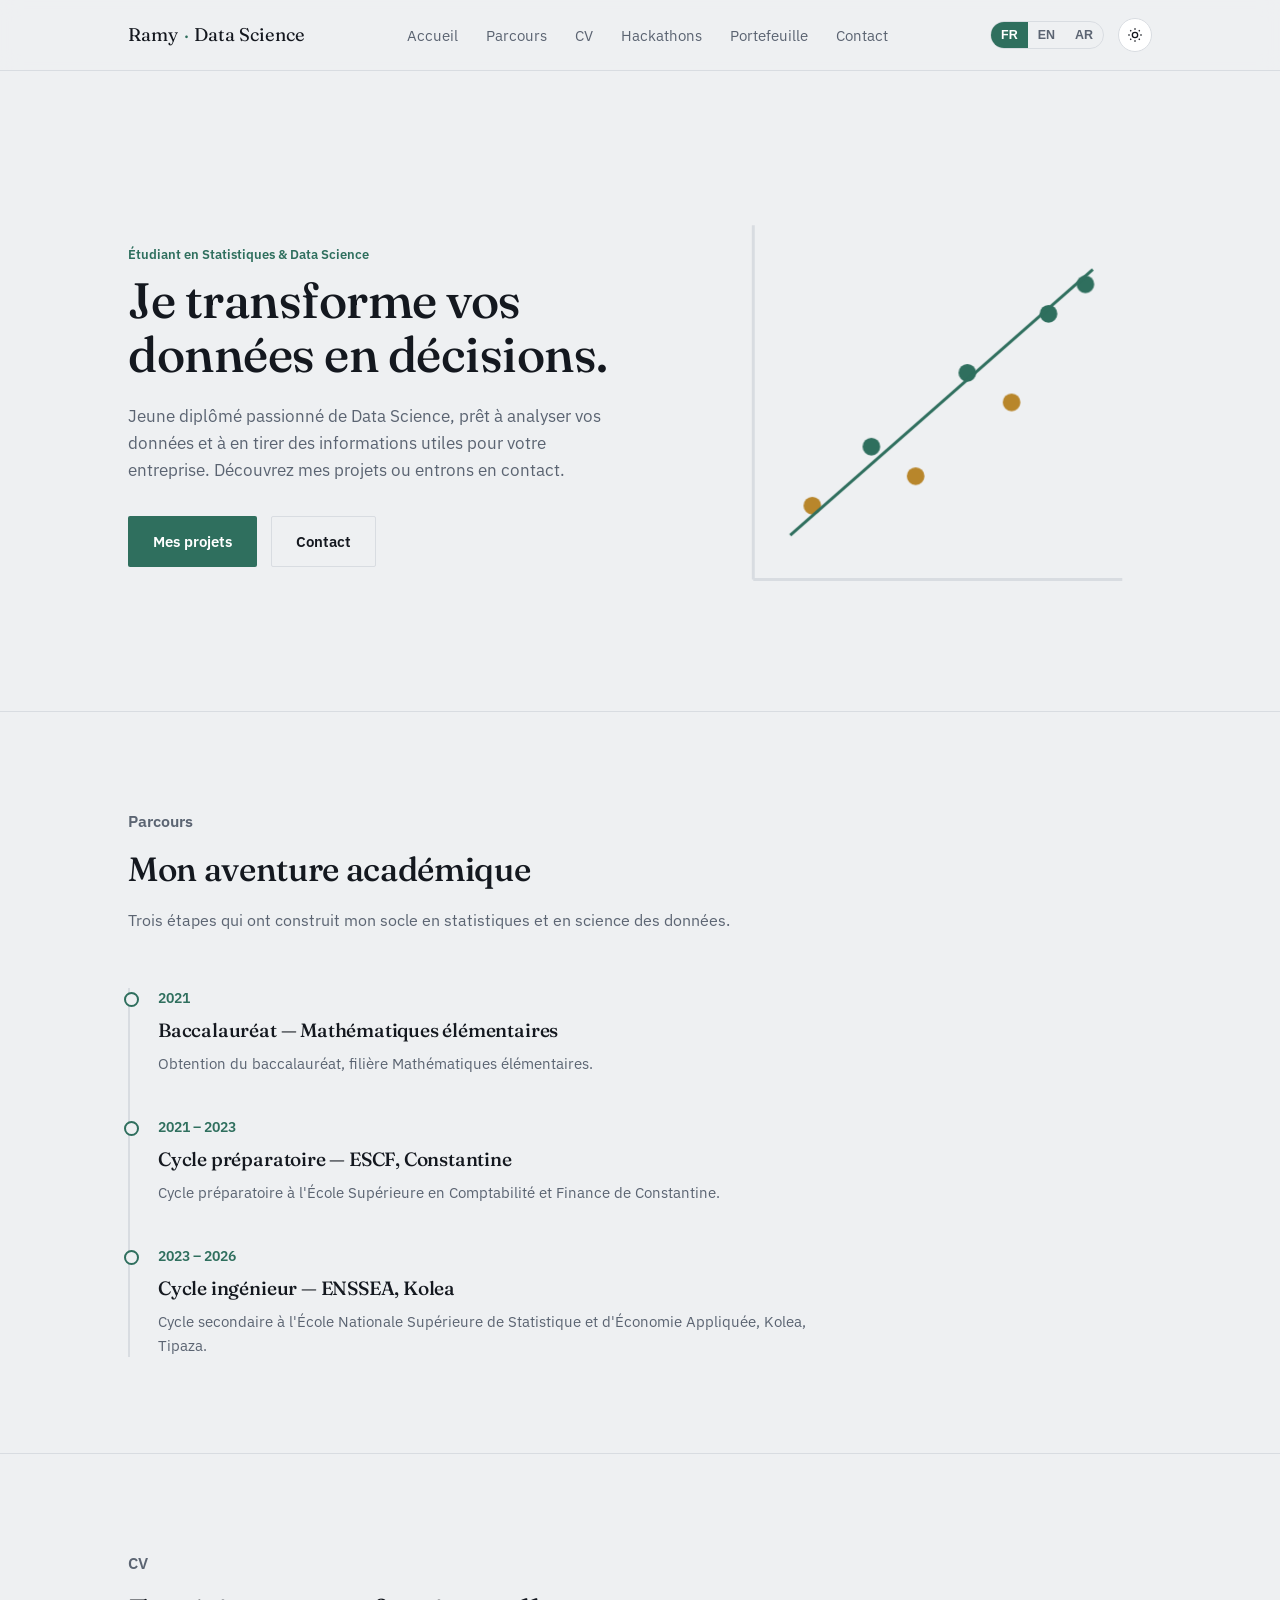
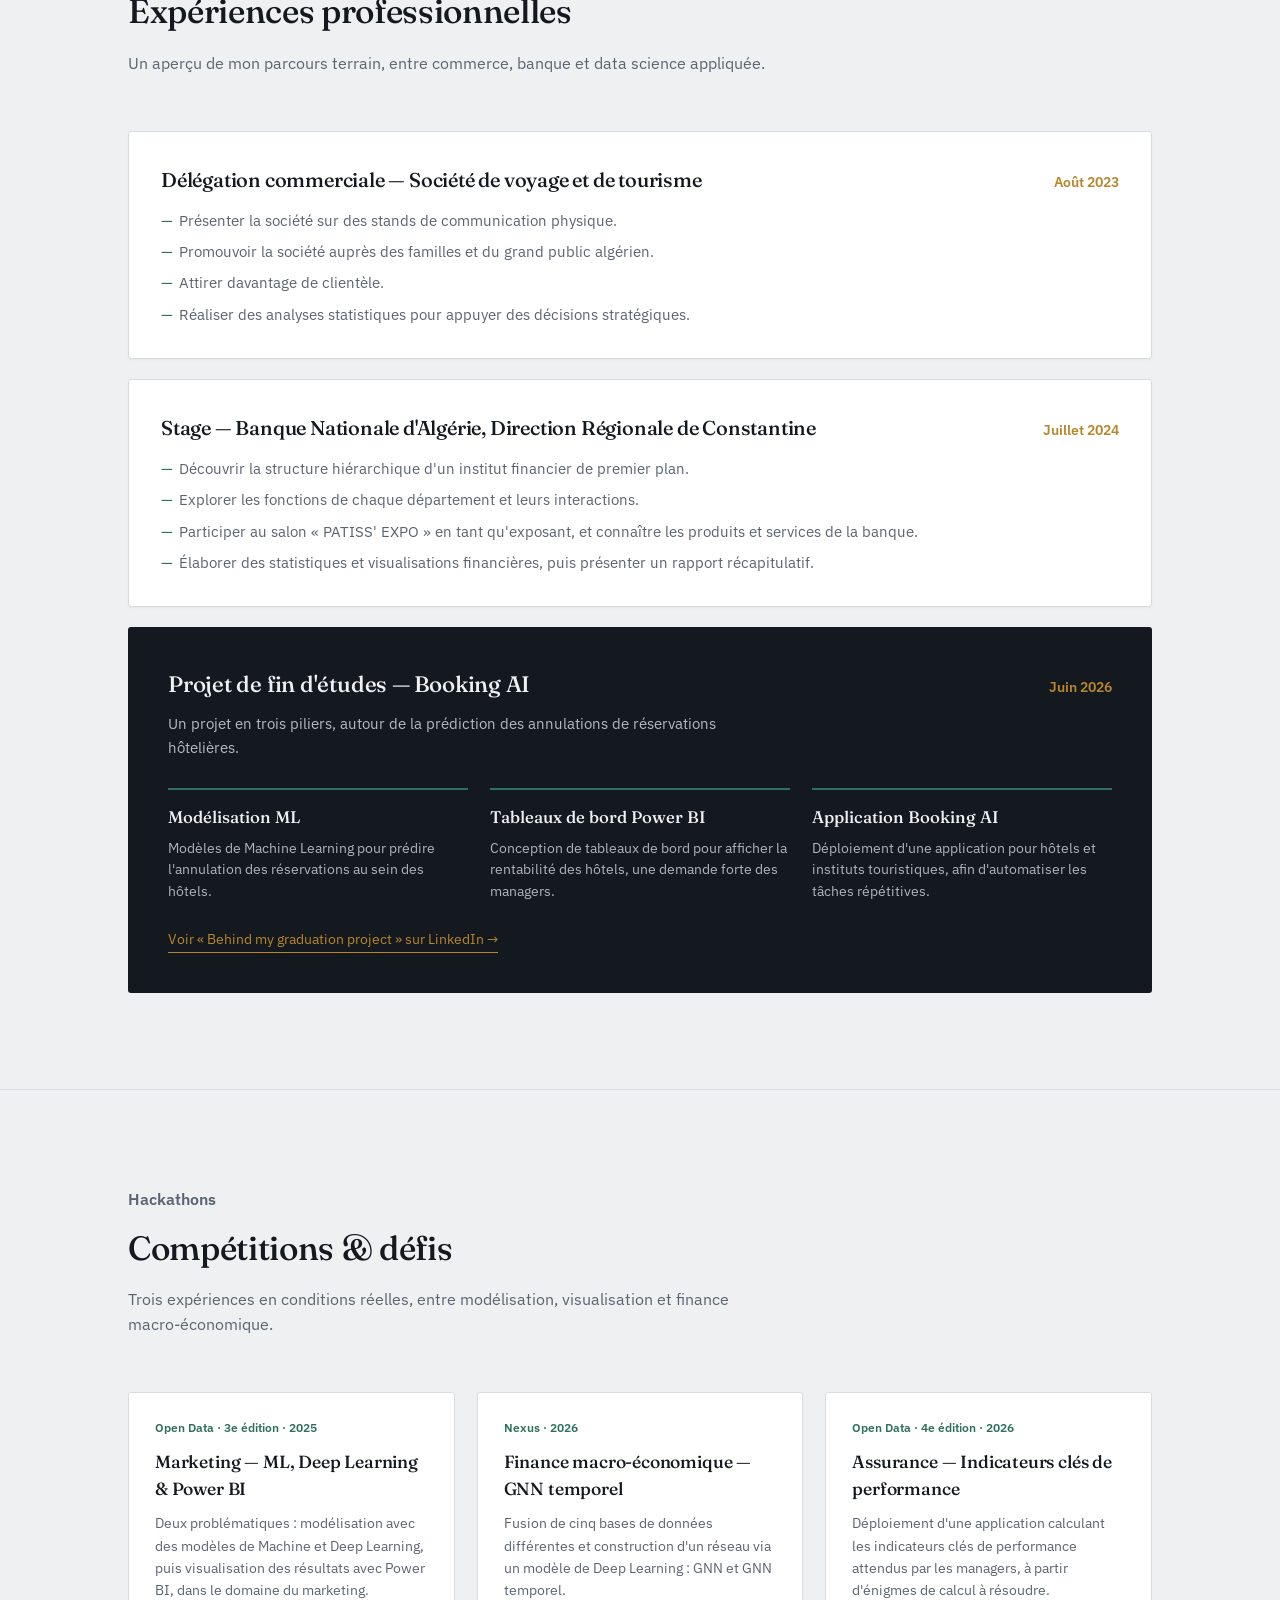
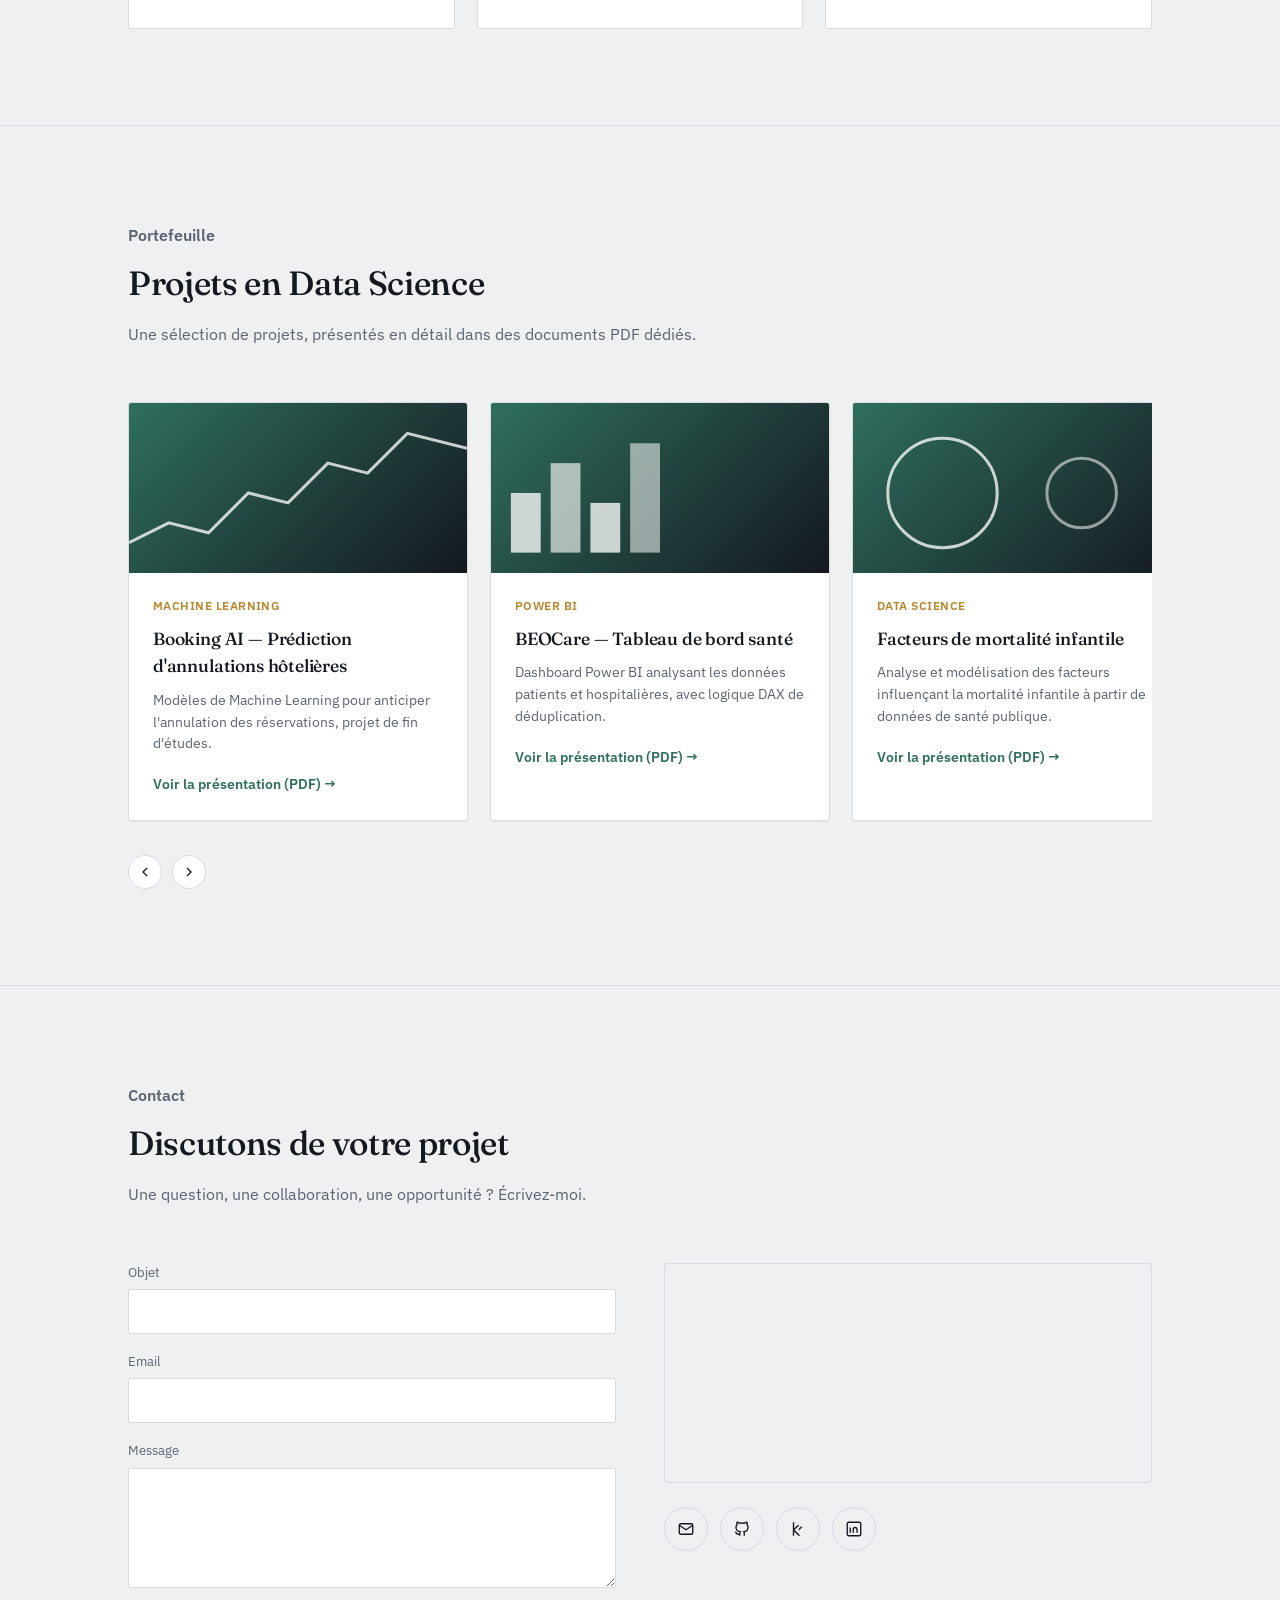
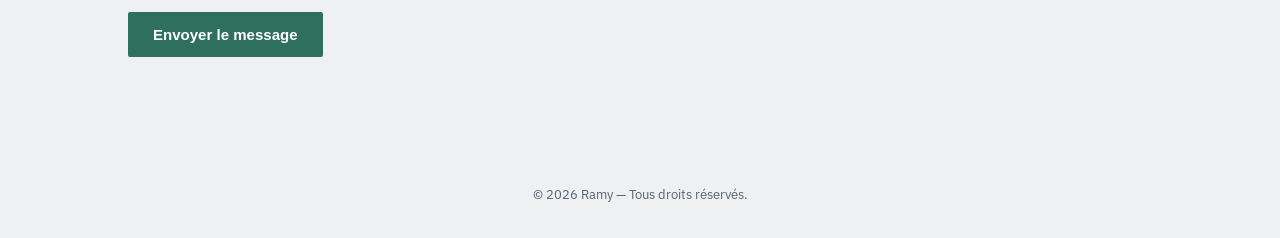
<file: portfolio.html>
<!DOCTYPE html>
<html lang="fr" data-theme="light" data-lang="fr">
<head>
<meta charset="UTF-8">
<meta name="viewport" content="width=device-width, initial-scale=1.0">
<title>Ramy — Data Scientist</title>
<link rel="preconnect" href="https://fonts.googleapis.com">
<link href="https://fonts.googleapis.com/css2?family=Fraunces:opsz,wght@9..144,400;9..144,500;9..144,600&family=IBM+Plex+Sans:wght@400;500;600&family=Noto+Sans+Arabic:wght@400;500;600;700&display=swap" rel="stylesheet">
<style>
:root{
  --bg:#EEF0F2;
  --surface:#FFFFFF;
  --ink:#14181F;
  --muted:#5B6472;
  --accent:#2F6F5E;
  --accent-ink:#FFFFFF;
  --gold:#B8862B;
  --line:#D8DCE1;
  --shadow: 0 1px 2px rgba(20,24,31,0.04);
  --radius: 3px;
  --serif: 'Fraunces', 'Georgia', serif;
  --sans: 'IBM Plex Sans', -apple-system, sans-serif;
  --arabic: 'Noto Sans Arabic', 'IBM Plex Sans', sans-serif;
  --maxw: 1080px;
}
[data-theme="dark"]{
  --bg:#12161C;
  --surface:#1B222B;
  --ink:#EDEFF2;
  --muted:#9AA4B2;
  --accent:#5FB59A;
  --accent-ink:#0D1410;
  --gold:#D9AA55;
  --line:#2A323C;
  --shadow: 0 1px 2px rgba(0,0,0,0.35);
}
*{box-sizing:border-box; margin:0; padding:0;}
html{scroll-behavior:smooth;}
body{
  background:var(--bg); color:var(--ink); font-family:var(--sans);
  transition:background .35s ease, color .35s ease;
  line-height:1.55;
}
[data-lang="ar"] body, [data-lang="ar"] h1, [data-lang="ar"] h2, [data-lang="ar"] h3{ font-family:var(--arabic); }
html[dir="rtl"] body{ font-family:var(--arabic); }
h1,h2,h3{ font-family:var(--serif); font-weight:500; letter-spacing:-0.01em; color:var(--ink); }
a{ color:inherit; text-decoration:none; }
img{max-width:100%; display:block;}
.wrap{ max-width:var(--maxw); margin:0 auto; padding:0 28px; }
section{ padding:96px 0; border-bottom:1px solid var(--line); }
section:last-of-type{ border-bottom:none; }
.eyebrow{ color:var(--accent); font-size:0.8rem; font-weight:600; margin-bottom:10px; }
.section-head{ margin-bottom:56px; max-width:640px; }
.section-head h2{ font-size:2.1rem; margin-bottom:12px; }
.section-head p{ color:var(--muted); font-size:1.02rem; }

/* Header */
header{
  position:sticky; top:0; z-index:50;
  background:color-mix(in srgb, var(--bg) 88%, transparent);
  backdrop-filter:blur(10px);
  border-bottom:1px solid var(--line);
}
.nav{ display:flex; align-items:center; justify-content:space-between; padding:18px 28px; max-width:var(--maxw); margin:0 auto; }
.logo{ font-family:var(--serif); font-size:1.15rem; display:flex; align-items:baseline; gap:6px; }
.logo em{ font-style:normal; color:var(--accent); }
.navlinks{ display:flex; gap:28px; list-style:none; }
.navlinks a{ font-size:0.92rem; color:var(--muted); position:relative; padding:4px 0; transition:color .2s; }
.navlinks a:hover{ color:var(--ink); }
.navtools{ display:flex; align-items:center; gap:14px; }
.iconbtn{
  width:34px; height:34px; border-radius:50%; border:1px solid var(--line); background:var(--surface);
  display:flex; align-items:center; justify-content:center; cursor:pointer; color:var(--ink);
  transition: transform .15s ease, border-color .2s;
}
.iconbtn:active{ transform:scale(0.88); }
.iconbtn:hover{ border-color:var(--accent); }
.langswitch{ display:flex; border:1px solid var(--line); border-radius:20px; overflow:hidden; }
.langswitch button{
  border:none; background:transparent; color:var(--muted); font-size:0.78rem; font-weight:600;
  padding:6px 10px; cursor:pointer; transition:.2s;
}
.langswitch button.active{ background:var(--accent); color:var(--accent-ink); }
.burger{ display:none; }

/* Hero */
.hero{ padding-top:110px; padding-bottom:80px; border-bottom:1px solid var(--line);}
.hero .wrap{ display:grid; grid-template-columns:1.1fr 0.9fr; gap:40px; align-items:center; }
.hero h1{ font-size:3.1rem; line-height:1.08; margin-bottom:22px; }
.hero p.lead{ color:var(--muted); font-size:1.08rem; max-width:480px; margin-bottom:32px; }
.btnrow{ display:flex; gap:14px; flex-wrap:wrap; }
.btn{
  display:inline-flex; align-items:center; gap:8px; padding:13px 24px; border-radius:2px;
  font-size:0.94rem; font-weight:600; cursor:pointer; border:1px solid transparent;
  transition: transform .15s ease, background .2s, color .2s, border-color .2s;
}
.btn:active{ transform:scale(0.96); }
.btn-primary{ background:var(--accent); color:var(--accent-ink); }
.btn-primary:hover{ filter:brightness(1.08); }
.btn-ghost{ border-color:var(--line); color:var(--ink); }
.btn-ghost:hover{ border-color:var(--accent); color:var(--accent); }
.hero-art{ aspect-ratio:1/1; }
.hero-art svg{ width:100%; height:100%; }
.hero-art .pt{ opacity:0; animation:pop .5s cubic-bezier(.2,.8,.2,1) forwards; }
.hero-art .ln{ stroke-dasharray:520; stroke-dashoffset:520; animation:draw 1.4s .3s cubic-bezier(.2,.8,.2,1) forwards; }
@keyframes pop{ to{ opacity:1; } }
@keyframes draw{ to{ stroke-dashoffset:0; } }

/* Timeline (Parcours) */
.timeline{ position:relative; padding-left:28px; border-left:2px solid var(--line); max-width:680px; }
.tl-item{ position:relative; padding-bottom:42px; }
.tl-item:last-child{ padding-bottom:0; }
.tl-item::before{
  content:''; position:absolute; left:-34px; top:4px; width:11px; height:11px; border-radius:50%;
  background:var(--bg); border:2px solid var(--accent);
}
.tl-year{ color:var(--accent); font-weight:600; font-size:0.88rem; margin-bottom:6px; font-family:var(--sans); }
.tl-item h3{ font-size:1.2rem; margin-bottom:6px; }
.tl-item p{ color:var(--muted); font-size:0.95rem; }

/* CV */
.exp{ background:var(--surface); border:1px solid var(--line); border-radius:var(--radius); padding:32px; margin-bottom:20px; box-shadow:var(--shadow); }
.exp-top{ display:flex; justify-content:space-between; align-items:baseline; gap:16px; flex-wrap:wrap; margin-bottom:14px; }
.exp-top h3{ font-size:1.25rem; }
.exp-date{ color:var(--gold); font-size:0.85rem; font-weight:600; }
.exp ul{ list-style:none; display:grid; gap:8px; }
.exp li{ color:var(--muted); font-size:0.94rem; padding-left:18px; position:relative; }
.exp li::before{ content:'—'; position:absolute; left:0; color:var(--accent); }

.pfe{ background:var(--ink); color:var(--bg); border-radius:var(--radius); padding:40px; margin-top:8px; }
[data-theme="dark"] .pfe{ background:var(--surface); border:1px solid var(--accent); }
.pfe-top{ display:flex; justify-content:space-between; align-items:baseline; flex-wrap:wrap; gap:12px; margin-bottom:10px; }
.pfe h3{ color:inherit; font-size:1.4rem; }
.pfe > p{ opacity:0.75; max-width:560px; margin-bottom:28px; font-size:0.96rem; }
.pillars{ display:grid; grid-template-columns:repeat(3,1fr); gap:22px; }
.pillar{ border-top:2px solid var(--accent); padding-top:14px; }
.pillar h4{ font-family:var(--serif); font-weight:500; font-size:1.05rem; margin-bottom:8px; }
.pillar p{ opacity:0.72; font-size:0.88rem; }
.pfe-link{ display:inline-block; margin-top:26px; font-size:0.86rem; color:var(--gold); border-bottom:1px solid var(--gold); padding-bottom:2px; }

/* Hackathons */
.hgrid{ display:grid; grid-template-columns:repeat(3,1fr); gap:22px; }
.hcard{ background:var(--surface); border:1px solid var(--line); border-radius:var(--radius); padding:26px; transition: border-color .2s, transform .2s; }
.hcard:hover{ border-color:var(--accent); transform:translateY(-3px); }
.hcard .tag{ font-size:0.75rem; font-weight:600; color:var(--accent); margin-bottom:10px; display:block;}
.hcard h3{ font-size:1.1rem; margin-bottom:10px; }
.hcard p{ color:var(--muted); font-size:0.9rem; }

/* Portfolio carousel */
.carousel-wrap{ position:relative; }
.carousel{ display:flex; gap:22px; overflow-x:auto; scroll-snap-type:x mandatory; padding-bottom:10px; scrollbar-width:none; }
.carousel::-webkit-scrollbar{ display:none; }
.pcard{
  flex:0 0 340px; scroll-snap-align:start; background:var(--surface); border:1px solid var(--line);
  border-radius:var(--radius); overflow:hidden; box-shadow:var(--shadow);
}
.pcard-media{ height:170px; background:linear-gradient(135deg, var(--accent), var(--ink)); position:relative; overflow:hidden; }
.pcard-media svg{ width:100%; height:100%; opacity:0.9; }
.pcard-body{ padding:24px; }
.pcard .tag{ font-size:0.72rem; font-weight:600; color:var(--gold); text-transform:uppercase; letter-spacing:0.04em; margin-bottom:10px; display:block;}
.pcard h3{ font-size:1.1rem; margin-bottom:10px; }
.pcard p{ color:var(--muted); font-size:0.88rem; margin-bottom:16px; }
.pcard a{ font-size:0.85rem; color:var(--accent); font-weight:600; }
.carousel-nav{ display:flex; gap:10px; margin-top:24px; }

/* Contact */
.contact-grid{ display:grid; grid-template-columns:1fr 1fr; gap:48px; }
.field{ margin-bottom:18px; }
.field label{ display:block; font-size:0.82rem; color:var(--muted); margin-bottom:6px; }
.field input, .field textarea{
  width:100%; background:var(--surface); border:1px solid var(--line); border-radius:2px; padding:12px 14px;
  color:var(--ink); font-family:var(--sans); font-size:0.94rem; transition:border-color .2s;
}
[data-lang="ar"] .field input, [data-lang="ar"] .field textarea{ font-family:var(--arabic); }
.field input:focus, .field textarea:focus{ outline:none; border-color:var(--accent); }
.field textarea{ min-height:120px; resize:vertical; }
.mapbox{ border-radius:var(--radius); overflow:hidden; border:1px solid var(--line); height:220px; margin-bottom:24px; }
.mapbox iframe{ width:100%; height:100%; border:0; filter:grayscale(0.15); }
.socials{ display:flex; gap:12px; }
.social{
  width:44px; height:44px; border-radius:50%; border:1px solid var(--line); display:flex; align-items:center;
  justify-content:center; transition: transform .15s ease, border-color .2s, color .2s; color:var(--ink);
}
.social:hover{ border-color:var(--accent); color:var(--accent); }
.social:active{ transform:scale(0.9); }

footer{ padding:32px 0; text-align:center; color:var(--muted); font-size:0.82rem; }

.reveal{ opacity:0; transform:translateY(10px); transition:opacity .6s ease, transform .6s ease; }
.reveal.in{ opacity:1; transform:none; }

@media (max-width: 860px){
  .hero .wrap{ grid-template-columns:1fr; }
  .hero-art{ max-width:280px; margin:0 auto; }
  .navlinks{ display:none; }
  .hgrid{ grid-template-columns:1fr; }
  .pillars{ grid-template-columns:1fr; }
  .contact-grid{ grid-template-columns:1fr; }
  section{ padding:64px 0; }
  .hero h1{ font-size:2.1rem; }
}
@media (prefers-reduced-motion: reduce){
  *{ animation-duration:0.01ms !important; transition-duration:0.01ms !important; }
}
</style>
</head>
<body>

<header>
  <div class="nav">
    <div class="logo">Ramy <em>·</em> <span data-i18n="logo_tag">Data Science</span></div>
    <ul class="navlinks">
      <li><a href="#accueil" data-i18n="nav_home">Accueil</a></li>
      <li><a href="#parcours" data-i18n="nav_path">Parcours</a></li>
      <li><a href="#cv" data-i18n="nav_cv">CV</a></li>
      <li><a href="#hackathons" data-i18n="nav_hack">Hackathons</a></li>
      <li><a href="#portefeuille" data-i18n="nav_port">Portefeuille</a></li>
      <li><a href="#contact" data-i18n="nav_contact">Contact</a></li>
    </ul>
    <div class="navtools">
      <div class="langswitch" id="langswitch">
        <button data-setlang="fr" class="active">FR</button>
        <button data-setlang="en">EN</button>
        <button data-setlang="ar">AR</button>
      </div>
      <button class="iconbtn" id="themeToggle" aria-label="Changer de thème">
        <svg id="themeIcon" width="16" height="16" viewBox="0 0 24 24" fill="none" stroke="currentColor" stroke-width="2"><circle cx="12" cy="12" r="4"/><path d="M12 2v2M12 20v2M4.9 4.9l1.4 1.4M17.7 17.7l1.4 1.4M2 12h2M20 12h2M4.9 19.1l1.4-1.4M17.7 6.3l1.4-1.4"/></svg>
      </button>
    </div>
  </div>
</header>

<!-- HERO -->
<section class="hero" id="accueil">
  <div class="wrap">
    <div>
      <p class="eyebrow" data-i18n="hero_kicker">Étudiant en Statistiques &amp; Data Science</p>
      <h1 data-i18n="hero_title">Je transforme vos données en décisions.</h1>
      <p class="lead" data-i18n="hero_text">Jeune diplômé passionné de Data Science, prêt à analyser vos données et à en tirer des informations utiles pour votre entreprise. Découvrez mes projets ou entrons en contact.</p>
      <div class="btnrow">
        <a href="#portefeuille" class="btn btn-primary" data-i18n="hero_cta1">Mes projets</a>
        <a href="#contact" class="btn btn-ghost" data-i18n="hero_cta2">Contact</a>
      </div>
    </div>
    <div class="hero-art">
      <svg viewBox="0 0 300 300">
        <line class="ln" x1="30" y1="270" x2="30" y2="30" stroke="var(--line)" stroke-width="2"/>
        <line class="ln" x1="30" y1="270" x2="280" y2="270" stroke="var(--line)" stroke-width="2"/>
        <circle class="pt" style="animation-delay:.4s" cx="70" cy="220" r="6" fill="var(--gold)"/>
        <circle class="pt" style="animation-delay:.5s" cx="110" cy="180" r="6" fill="var(--accent)"/>
        <circle class="pt" style="animation-delay:.6s" cx="140" cy="200" r="6" fill="var(--gold)"/>
        <circle class="pt" style="animation-delay:.7s" cx="175" cy="130" r="6" fill="var(--accent)"/>
        <circle class="pt" style="animation-delay:.8s" cx="205" cy="150" r="6" fill="var(--gold)"/>
        <circle class="pt" style="animation-delay:.9s" cx="230" cy="90" r="6" fill="var(--accent)"/>
        <circle class="pt" style="animation-delay:1s" cx="255" cy="70" r="6" fill="var(--accent)"/>
        <line class="ln" style="animation-delay:1.1s" x1="55" y1="240" x2="260" y2="60" stroke="var(--accent)" stroke-width="2" stroke-dasharray="520"/>
      </svg>
    </div>
  </div>
</section>

<!-- PARCOURS -->
<section id="parcours">
  <div class="wrap">
    <div class="section-head reveal">
      <p class="eyebrow" data-i18n="path_kicker">Parcours</p>
      <h2 data-i18n="path_title">Mon aventure académique</h2>
      <p data-i18n="path_text">Trois étapes qui ont construit mon socle en statistiques et en science des données.</p>
    </div>
    <div class="timeline reveal">
      <div class="tl-item">
        <div class="tl-year">2021</div>
        <h3 data-i18n="path1_title">Baccalauréat — Mathématiques élémentaires</h3>
        <p data-i18n="path1_text">Obtention du baccalauréat, filière Mathématiques élémentaires.</p>
      </div>
      <div class="tl-item">
        <div class="tl-year">2021 – 2023</div>
        <h3 data-i18n="path2_title">Cycle préparatoire — ESCF, Constantine</h3>
        <p data-i18n="path2_text">Cycle préparatoire à l'École Supérieure en Comptabilité et Finance de Constantine.</p>
      </div>
      <div class="tl-item">
        <div class="tl-year">2023 – 2026</div>
        <h3 data-i18n="path3_title">Cycle ingénieur — ENSSEA, Kolea</h3>
        <p data-i18n="path3_text">Cycle secondaire à l'École Nationale Supérieure de Statistique et d'Économie Appliquée, Kolea, Tipaza.</p>
      </div>
    </div>
  </div>
</section>

<!-- CV -->
<section id="cv">
  <div class="wrap">
    <div class="section-head reveal">
      <p class="eyebrow" data-i18n="cv_kicker">CV</p>
      <h2 data-i18n="cv_title">Expériences professionnelles</h2>
      <p data-i18n="cv_text">Un aperçu de mon parcours terrain, entre commerce, banque et data science appliquée.</p>
    </div>

    <div class="exp reveal">
      <div class="exp-top">
        <h3 data-i18n="exp1_title">Délégation commerciale — Société de voyage et de tourisme</h3>
        <span class="exp-date" data-i18n="exp1_date">Août 2023</span>
      </div>
      <ul>
        <li data-i18n="exp1_l1">Présenter la société sur des stands de communication physique.</li>
        <li data-i18n="exp1_l2">Promouvoir la société auprès des familles et du grand public algérien.</li>
        <li data-i18n="exp1_l3">Attirer davantage de clientèle.</li>
        <li data-i18n="exp1_l4">Réaliser des analyses statistiques pour appuyer des décisions stratégiques.</li>
      </ul>
    </div>

    <div class="exp reveal">
      <div class="exp-top">
        <h3 data-i18n="exp2_title">Stage — Banque Nationale d'Algérie, Direction Régionale de Constantine</h3>
        <span class="exp-date" data-i18n="exp2_date">Juillet 2024</span>
      </div>
      <ul>
        <li data-i18n="exp2_l1">Découvrir la structure hiérarchique d'un institut financier de premier plan.</li>
        <li data-i18n="exp2_l2">Explorer les fonctions de chaque département et leurs interactions.</li>
        <li data-i18n="exp2_l3">Participer au salon « PATISS' EXPO » en tant qu'exposant, et connaître les produits et services de la banque.</li>
        <li data-i18n="exp2_l4">Élaborer des statistiques et visualisations financières, puis présenter un rapport récapitulatif.</li>
      </ul>
    </div>

    <div class="pfe reveal">
      <div class="pfe-top">
        <h3 data-i18n="pfe_title">Projet de fin d'études — Booking AI</h3>
        <span class="exp-date" data-i18n="pfe_date">Juin 2026</span>
      </div>
      <p data-i18n="pfe_text">Un projet en trois piliers, autour de la prédiction des annulations de réservations hôtelières.</p>
      <div class="pillars">
        <div class="pillar">
          <h4 data-i18n="pfe_p1_t">Modélisation ML</h4>
          <p data-i18n="pfe_p1_d">Modèles de Machine Learning pour prédire l'annulation des réservations au sein des hôtels.</p>
        </div>
        <div class="pillar">
          <h4 data-i18n="pfe_p2_t">Tableaux de bord Power BI</h4>
          <p data-i18n="pfe_p2_d">Conception de tableaux de bord pour afficher la rentabilité des hôtels, une demande forte des managers.</p>
        </div>
        <div class="pillar">
          <h4 data-i18n="pfe_p3_t">Application Booking AI</h4>
          <p data-i18n="pfe_p3_d">Déploiement d'une application pour hôtels et instituts touristiques, afin d'automatiser les tâches répétitives.</p>
        </div>
      </div>
      <a href="#" class="pfe-link" data-i18n="pfe_link">Voir « Behind my graduation project » sur LinkedIn →</a>
    </div>
  </div>
</section>

<!-- HACKATHONS -->
<section id="hackathons">
  <div class="wrap">
    <div class="section-head reveal">
      <p class="eyebrow" data-i18n="hack_kicker">Hackathons</p>
      <h2 data-i18n="hack_title">Compétitions &amp; défis</h2>
      <p data-i18n="hack_text">Trois expériences en conditions réelles, entre modélisation, visualisation et finance macro-économique.</p>
    </div>
    <div class="hgrid reveal">
      <div class="hcard">
        <span class="tag" data-i18n="hack1_tag">Open Data · 3e édition · 2025</span>
        <h3 data-i18n="hack1_title">Marketing — ML, Deep Learning &amp; Power BI</h3>
        <p data-i18n="hack1_text">Deux problématiques : modélisation avec des modèles de Machine et Deep Learning, puis visualisation des résultats avec Power BI, dans le domaine du marketing.</p>
      </div>
      <div class="hcard">
        <span class="tag" data-i18n="hack2_tag">Nexus · 2026</span>
        <h3 data-i18n="hack2_title">Finance macro-économique — GNN temporel</h3>
        <p data-i18n="hack2_text">Fusion de cinq bases de données différentes et construction d'un réseau via un modèle de Deep Learning : GNN et GNN temporel.</p>
      </div>
      <div class="hcard">
        <span class="tag" data-i18n="hack3_tag">Open Data · 4e édition · 2026</span>
        <h3 data-i18n="hack3_title">Assurance — Indicateurs clés de performance</h3>
        <p data-i18n="hack3_text">Déploiement d'une application calculant les indicateurs clés de performance attendus par les managers, à partir d'énigmes de calcul à résoudre.</p>
      </div>
    </div>
  </div>
</section>

<!-- PORTEFEUILLE -->
<section id="portefeuille">
  <div class="wrap">
    <div class="section-head reveal">
      <p class="eyebrow" data-i18n="port_kicker">Portefeuille</p>
      <h2 data-i18n="port_title">Projets en Data Science</h2>
      <p data-i18n="port_text">Une sélection de projets, présentés en détail dans des documents PDF dédiés.</p>
    </div>
    <div class="carousel-wrap reveal">
      <div class="carousel" id="carousel">
        <div class="pcard">
          <div class="pcard-media"><svg viewBox="0 0 340 170"><polyline points="0,140 40,120 80,130 120,90 160,100 200,60 240,70 280,30 340,45" fill="none" stroke="white" stroke-width="3" opacity="0.85"/></svg></div>
          <div class="pcard-body">
            <span class="tag" data-i18n="p1_tag">Machine Learning</span>
            <h3 data-i18n="p1_title">Booking AI — Prédiction d'annulations hôtelières</h3>
            <p data-i18n="p1_text">Modèles de Machine Learning pour anticiper l'annulation des réservations, projet de fin d'études.</p>
            <a href="#" data-i18n="p_view">Voir la présentation (PDF) →</a>
          </div>
        </div>
        <div class="pcard">
          <div class="pcard-media"><svg viewBox="0 0 340 170"><rect x="20" y="90" width="30" height="60" fill="white" opacity="0.85"/><rect x="60" y="60" width="30" height="90" fill="white" opacity="0.7"/><rect x="100" y="100" width="30" height="50" fill="white" opacity="0.85"/><rect x="140" y="40" width="30" height="110" fill="white" opacity="0.6"/></svg></div>
          <div class="pcard-body">
            <span class="tag" data-i18n="p2_tag">Power BI</span>
            <h3 data-i18n="p2_title">BEOCare — Tableau de bord santé</h3>
            <p data-i18n="p2_text">Dashboard Power BI analysant les données patients et hospitalières, avec logique DAX de déduplication.</p>
            <a href="#" data-i18n="p_view">Voir la présentation (PDF) →</a>
          </div>
        </div>
        <div class="pcard">
          <div class="pcard-media"><svg viewBox="0 0 340 170"><circle cx="90" cy="90" r="55" fill="none" stroke="white" stroke-width="3" opacity="0.85"/><circle cx="230" cy="90" r="35" fill="none" stroke="white" stroke-width="3" opacity="0.6"/></svg></div>
          <div class="pcard-body">
            <span class="tag" data-i18n="p3_tag">Data Science</span>
            <h3 data-i18n="p3_title">Facteurs de mortalité infantile</h3>
            <p data-i18n="p3_text">Analyse et modélisation des facteurs influençant la mortalité infantile à partir de données de santé publique.</p>
            <a href="#" data-i18n="p_view">Voir la présentation (PDF) →</a>
          </div>
        </div>
      </div>
      <div class="carousel-nav">
        <button class="iconbtn" id="prevCard" aria-label="Précédent">
          <svg width="16" height="16" viewBox="0 0 24 24" fill="none" stroke="currentColor" stroke-width="2"><path d="M15 18l-6-6 6-6"/></svg>
        </button>
        <button class="iconbtn" id="nextCard" aria-label="Suivant">
          <svg width="16" height="16" viewBox="0 0 24 24" fill="none" stroke="currentColor" stroke-width="2"><path d="M9 18l6-6-6-6"/></svg>
        </button>
      </div>
    </div>
  </div>
</section>

<!-- CONTACT -->
<section id="contact">
  <div class="wrap">
    <div class="section-head reveal">
      <p class="eyebrow" data-i18n="contact_kicker">Contact</p>
      <h2 data-i18n="contact_title">Discutons de votre projet</h2>
      <p data-i18n="contact_text">Une question, une collaboration, une opportunité ? Écrivez-moi.</p>
    </div>
    <div class="contact-grid reveal">
      <form onsubmit="event.preventDefault(); alert(this.dataset.sent);" data-sent="Message prêt à être envoyé (formulaire de démonstration).">
        <div class="field">
          <label data-i18n="f_subject">Objet</label>
          <input type="text" required>
        </div>
        <div class="field">
          <label data-i18n="f_email">Email</label>
          <input type="email" required>
        </div>
        <div class="field">
          <label data-i18n="f_message">Message</label>
          <textarea required></textarea>
        </div>
        <button type="submit" class="btn btn-primary" data-i18n="f_send">Envoyer le message</button>
      </form>
      <div>
        <div class="mapbox">
          <iframe src="https://www.google.com/maps?q=Constantine,Algeria&output=embed" loading="lazy"></iframe>
        </div>
        <div class="socials">
          <a class="social" href="mailto:votre.email@example.com" aria-label="Email" title="Email">
            <svg width="18" height="18" viewBox="0 0 24 24" fill="none" stroke="currentColor" stroke-width="1.8"><rect x="3" y="5" width="18" height="14" rx="2"/><path d="M3 7l9 6 9-6"/></svg>
          </a>
          <a class="social" href="https://github.com/" target="_blank" aria-label="GitHub" title="GitHub">
            <svg width="18" height="18" viewBox="0 0 24 24" fill="none" stroke="currentColor" stroke-width="1.8"><path d="M9 19c-4.3 1.4-4.3-2.5-6-3m12 5v-3.5c0-1 .1-1.4-.5-2 2.8-.3 5.5-1.4 5.5-6a4.6 4.6 0 0 0-1.3-3.2 4.2 4.2 0 0 0-.1-3.2s-1.1-.3-3.5 1.3a12.3 12.3 0 0 0-6.2 0C6.5 2.8 5.4 3.1 5.4 3.1a4.2 4.2 0 0 0-.1 3.2A4.6 4.6 0 0 0 4 9.5c0 4.6 2.7 5.7 5.5 6-.6.6-.6 1.2-.5 2V21"/></svg>
          </a>
          <a class="social" href="https://www.kaggle.com/" target="_blank" aria-label="Kaggle" title="Kaggle">
            <svg width="18" height="18" viewBox="0 0 24 24" fill="none" stroke="currentColor" stroke-width="1.8"><path d="M6 3v18M6 13l7-6M6 13l8 8M13 13l4-4"/></svg>
          </a>
          <a class="social" href="https://www.linkedin.com/" target="_blank" aria-label="LinkedIn" title="LinkedIn">
            <svg width="18" height="18" viewBox="0 0 24 24" fill="none" stroke="currentColor" stroke-width="1.8"><rect x="3" y="3" width="18" height="18" rx="2"/><path d="M7 10v7M7 7v.01M11 17v-4.5a2.5 2.5 0 0 1 5 0V17M11 10.5V17"/></svg>
          </a>
        </div>
      </div>
    </div>
  </div>
</section>

<footer>
  <p data-i18n="footer_text">© 2026 Ramy — Tous droits réservés.</p>
</footer>

<script>
/* ---------- i18n ---------- */
const I18N = {
  fr: {
    logo_tag:"Data Science", nav_home:"Accueil", nav_path:"Parcours", nav_cv:"CV", nav_hack:"Hackathons", nav_port:"Portefeuille", nav_contact:"Contact",
    hero_kicker:"Étudiant en Statistiques & Data Science", hero_title:"Je transforme vos données en décisions.",
    hero_text:"Jeune diplômé passionné de Data Science, prêt à analyser vos données et à en tirer des informations utiles pour votre entreprise. Découvrez mes projets ou entrons en contact.",
    hero_cta1:"Mes projets", hero_cta2:"Contact",
    path_kicker:"Parcours", path_title:"Mon aventure académique", path_text:"Trois étapes qui ont construit mon socle en statistiques et en science des données.",
    path1_title:"Baccalauréat — Mathématiques élémentaires", path1_text:"Obtention du baccalauréat, filière Mathématiques élémentaires.",
    path2_title:"Cycle préparatoire — ESCF, Constantine", path2_text:"Cycle préparatoire à l'École Supérieure en Comptabilité et Finance de Constantine.",
    path3_title:"Cycle ingénieur — ENSSEA, Kolea", path3_text:"Cycle secondaire à l'École Nationale Supérieure de Statistique et d'Économie Appliquée, Kolea, Tipaza.",
    cv_kicker:"CV", cv_title:"Expériences professionnelles", cv_text:"Un aperçu de mon parcours terrain, entre commerce, banque et data science appliquée.",
    exp1_title:"Délégation commerciale — Société de voyage et de tourisme", exp1_date:"Août 2023",
    exp1_l1:"Présenter la société sur des stands de communication physique.", exp1_l2:"Promouvoir la société auprès des familles et du grand public algérien.",
    exp1_l3:"Attirer davantage de clientèle.", exp1_l4:"Réaliser des analyses statistiques pour appuyer des décisions stratégiques.",
    exp2_title:"Stage — Banque Nationale d'Algérie, Direction Régionale de Constantine", exp2_date:"Juillet 2024",
    exp2_l1:"Découvrir la structure hiérarchique d'un institut financier de premier plan.", exp2_l2:"Explorer les fonctions de chaque département et leurs interactions.",
    exp2_l3:"Participer au salon « PATISS' EXPO » en tant qu'exposant, et connaître les produits et services de la banque.", exp2_l4:"Élaborer des statistiques et visualisations financières, puis présenter un rapport récapitulatif.",
    pfe_title:"Projet de fin d'études — Booking AI", pfe_date:"Juin 2026", pfe_text:"Un projet en trois piliers, autour de la prédiction des annulations de réservations hôtelières.",
    pfe_p1_t:"Modélisation ML", pfe_p1_d:"Modèles de Machine Learning pour prédire l'annulation des réservations au sein des hôtels.",
    pfe_p2_t:"Tableaux de bord Power BI", pfe_p2_d:"Conception de tableaux de bord pour afficher la rentabilité des hôtels, une demande forte des managers.",
    pfe_p3_t:"Application Booking AI", pfe_p3_d:"Déploiement d'une application pour hôtels et instituts touristiques, afin d'automatiser les tâches répétitives.",
    pfe_link:"Voir « Behind my graduation project » sur LinkedIn →",
    hack_kicker:"Hackathons", hack_title:"Compétitions & défis", hack_text:"Trois expériences en conditions réelles, entre modélisation, visualisation et finance macro-économique.",
    hack1_tag:"Open Data · 3e édition · 2025", hack1_title:"Marketing — ML, Deep Learning & Power BI",
    hack1_text:"Deux problématiques : modélisation avec des modèles de Machine et Deep Learning, puis visualisation des résultats avec Power BI, dans le domaine du marketing.",
    hack2_tag:"Nexus · 2026", hack2_title:"Finance macro-économique — GNN temporel",
    hack2_text:"Fusion de cinq bases de données différentes et construction d'un réseau via un modèle de Deep Learning : GNN et GNN temporel.",
    hack3_tag:"Open Data · 4e édition · 2026", hack3_title:"Assurance — Indicateurs clés de performance",
    hack3_text:"Déploiement d'une application calculant les indicateurs clés de performance attendus par les managers, à partir d'énigmes de calcul à résoudre.",
    port_kicker:"Portefeuille", port_title:"Projets en Data Science", port_text:"Une sélection de projets, présentés en détail dans des documents PDF dédiés.",
    p1_tag:"Machine Learning", p1_title:"Booking AI — Prédiction d'annulations hôtelières", p1_text:"Modèles de Machine Learning pour anticiper l'annulation des réservations, projet de fin d'études.",
    p2_tag:"Power BI", p2_title:"BEOCare — Tableau de bord santé", p2_text:"Dashboard Power BI analysant les données patients et hospitalières, avec logique DAX de déduplication.",
    p3_tag:"Data Science", p3_title:"Facteurs de mortalité infantile", p3_text:"Analyse et modélisation des facteurs influençant la mortalité infantile à partir de données de santé publique.",
    p_view:"Voir la présentation (PDF) →",
    contact_kicker:"Contact", contact_title:"Discutons de votre projet", contact_text:"Une question, une collaboration, une opportunité ? Écrivez-moi.",
    f_subject:"Objet", f_email:"Email", f_message:"Message", f_send:"Envoyer le message",
    footer_text:"© 2026 Ramy — Tous droits réservés."
  },
  en: {
    logo_tag:"Data Science", nav_home:"Home", nav_path:"Journey", nav_cv:"Resume", nav_hack:"Hackathons", nav_port:"Portfolio", nav_contact:"Contact",
    hero_kicker:"Statistics & Data Science student", hero_title:"I turn your data into decisions.",
    hero_text:"A recent graduate passionate about data science, ready to analyze your data and extract insights useful to your business. Explore my projects or get in touch.",
    hero_cta1:"My projects", hero_cta2:"Contact",
    path_kicker:"Journey", path_title:"My academic path", path_text:"Three stages that built my foundation in statistics and data science.",
    path1_title:"High-school diploma — Elementary mathematics", path1_text:"Graduated high school, elementary mathematics track.",
    path2_title:"Preparatory cycle — ESCF, Constantine", path2_text:"Preparatory cycle at the Higher School of Accounting and Finance in Constantine.",
    path3_title:"Engineering cycle — ENSSEA, Kolea", path3_text:"Second cycle at the National Higher School of Statistics and Applied Economics, Kolea, Tipaza.",
    cv_kicker:"Resume", cv_title:"Professional experience", cv_text:"A look at my hands-on background, across sales, banking and applied data science.",
    exp1_title:"Sales representative — Travel & tourism company", exp1_date:"August 2023",
    exp1_l1:"Represented the company at physical communication stands.", exp1_l2:"Promoted the company among Algerian families and the wider public.",
    exp1_l3:"Attracted more clients.", exp1_l4:"Ran statistical analyses to support strategic decisions.",
    exp2_title:"Internship — Banque Nationale d'Algérie, Constantine Regional Branch", exp2_date:"July 2024",
    exp2_l1:"Discovered the hierarchical structure of a leading financial institution.", exp2_l2:"Explored the functions of each department and how they interact.",
    exp2_l3:"Took part in the « PATISS' EXPO » fair as an exhibitor, and learned the bank's products and services.", exp2_l4:"Built financial and banking statistics and visualizations, then presented a summary report.",
    pfe_title:"Graduation project — Booking AI", pfe_date:"June 2026", pfe_text:"A three-pillar project centered on predicting hotel booking cancellations.",
    pfe_p1_t:"ML modeling", pfe_p1_d:"Machine Learning models to predict booking cancellations across hotels.",
    pfe_p2_t:"Power BI dashboards", pfe_p2_d:"Dashboards showing hotel profitability, a strong request from managers.",
    pfe_p3_t:"Booking AI application", pfe_p3_d:"Deployment of an app for hotels and tourism institutes, automating repetitive tasks.",
    pfe_link:"See « Behind my graduation project » on LinkedIn →",
    hack_kicker:"Hackathons", hack_title:"Competitions & challenges", hack_text:"Three real-world experiences across modeling, visualization and macro-economic finance.",
    hack1_tag:"Open Data · 3rd edition · 2025", hack1_title:"Marketing — ML, Deep Learning & Power BI",
    hack1_text:"Two challenges: modeling with Machine and Deep Learning models, then visualizing results with Power BI, in the marketing domain.",
    hack2_tag:"Nexus · 2026", hack2_title:"Macro-economic finance — Temporal GNN",
    hack2_text:"Merged five different databases and built a network via a Deep Learning model: GNN and temporal GNN.",
    hack3_tag:"Open Data · 4th edition · 2026", hack3_title:"Insurance — Key performance indicators",
    hack3_text:"Deployed an app computing the KPIs expected by managers, solving computation puzzles along the way.",
    port_kicker:"Portfolio", port_title:"Data Science projects", port_text:"A selection of projects, detailed in dedicated PDF presentations.",
    p1_tag:"Machine Learning", p1_title:"Booking AI — Hotel cancellation prediction", p1_text:"Machine Learning models to anticipate booking cancellations, graduation project.",
    p2_tag:"Power BI", p2_title:"BEOCare — Healthcare dashboard", p2_text:"Power BI dashboard analyzing patient and hospital data, with DAX deduplication logic.",
    p3_tag:"Data Science", p3_title:"Child mortality factors", p3_text:"Analysis and modeling of factors influencing child mortality from public health data.",
    p_view:"View the presentation (PDF) →",
    contact_kicker:"Contact", contact_title:"Let's talk about your project", contact_text:"A question, a collaboration, an opportunity? Write to me.",
    f_subject:"Subject", f_email:"Email", f_message:"Message", f_send:"Send message",
    footer_text:"© 2026 Ramy — All rights reserved."
  },
  ar: {
    logo_tag:"علم البيانات", nav_home:"الرئيسية", nav_path:"المسار", nav_cv:"السيرة الذاتية", nav_hack:"الهاكاثونات", nav_port:"الأعمال", nav_contact:"تواصل",
    hero_kicker:"طالب في الإحصاء وعلم البيانات", hero_title:"أُحوّل بياناتك إلى قرارات.",
    hero_text:"خريج شاب شغوف بعلم البيانات، جاهز لتحليل بياناتك واستخلاص معلومات مفيدة لمؤسستك. اكتشف مشاريعي أو تواصل معي مباشرة.",
    hero_cta1:"مشاريعي", hero_cta2:"تواصل",
    path_kicker:"المسار", path_title:"مساري الأكاديمي", path_text:"ثلاث مراحل شكّلت أساسي في الإحصاء وعلم البيانات.",
    path1_title:"شهادة البكالوريا — رياضيات أساسية", path1_text:"الحصول على شهادة البكالوريا، شعبة الرياضيات الأساسية.",
    path2_title:"الطور التحضيري — المدرسة العليا للمحاسبة والمالية، قسنطينة", path2_text:"طور تحضيري بالمدرسة العليا للمحاسبة والمالية بقسنطينة.",
    path3_title:"الطور الهندسي — المدرسة الوطنية العليا للإحصاء، قوليعة", path3_text:"الطور الثانوي بالمدرسة الوطنية العليا للإحصاء والاقتصاد التطبيقي، قوليعة، تيبازة.",
    cv_kicker:"السيرة الذاتية", cv_title:"الخبرات المهنية", cv_text:"لمحة عن مساري الميداني، بين التجارة والبنوك وعلم البيانات التطبيقي.",
    exp1_title:"مندوب تجاري — شركة سفر وسياحة", exp1_date:"أوت 2023",
    exp1_l1:"تمثيل الشركة في أجنحة التواصل الميداني.", exp1_l2:"الترويج للشركة لدى العائلات والجمهور الجزائري.",
    exp1_l3:"جلب المزيد من الزبائن.", exp1_l4:"إجراء تحليلات إحصائية لدعم القرارات الاستراتيجية.",
    exp2_title:"تربص — البنك الوطني الجزائري، المديرية الجهوية لقسنطينة", exp2_date:"جويلية 2024",
    exp2_l1:"اكتشاف الهيكل التنظيمي لمؤسسة مالية مرموقة.", exp2_l2:"استكشاف وظائف كل مصلحة والعلاقات بينها.",
    exp2_l3:"المشاركة في معرض « PATISS' EXPO » كعارض، والتعرف على منتجات وخدمات البنك.", exp2_l4:"إعداد إحصائيات وتصورات مالية وبنكية، ثم تقديم تقرير تلخيصي.",
    pfe_title:"مشروع نهاية الدراسة — Booking AI", pfe_date:"جوان 2026", pfe_text:"مشروع بثلاثة محاور، يركّز على التنبؤ بإلغاء حجوزات الفنادق.",
    pfe_p1_t:"نمذجة تعلم آلي", pfe_p1_d:"نماذج تعلم آلي للتنبؤ بإلغاء الحجوزات داخل الفنادق.",
    pfe_p2_t:"لوحات Power BI", pfe_p2_d:"تصميم لوحات لعرض ربحية الفنادق، وهو طلب قوي من المدراء.",
    pfe_p3_t:"تطبيق Booking AI", pfe_p3_d:"نشر تطبيق موجه للفنادق والمؤسسات السياحية لأتمتة المهام المتكررة.",
    pfe_link:"شاهد « Behind my graduation project » على LinkedIn ←",
    hack_kicker:"الهاكاثونات", hack_title:"المسابقات والتحديات", hack_text:"ثلاث تجارب ميدانية بين النمذجة والتصور والتمويل الاقتصادي الكلي.",
    hack1_tag:"Open Data · الطبعة 3 · 2025", hack1_title:"التسويق — تعلم آلي وعميق و Power BI",
    hack1_text:"إشكاليتان: نمذجة بنماذج تعلم آلي وعميق، ثم تصور النتائج باستخدام Power BI في مجال التسويق.",
    hack2_tag:"Nexus · 2026", hack2_title:"التمويل الاقتصادي الكلي — GNN زمني",
    hack2_text:"دمج خمس قواعد بيانات مختلفة وبناء شبكة عبر نموذج تعلم عميق: GNN وGNN الزمني.",
    hack3_tag:"Open Data · الطبعة 4 · 2026", hack3_title:"التأمين — مؤشرات الأداء الرئيسية",
    hack3_text:"نشر تطبيق يحسب مؤشرات الأداء الرئيسية التي يحتاجها المدراء، بحل ألغاز حسابية.",
    port_kicker:"الأعمال", port_title:"مشاريع علم البيانات", port_text:"مجموعة مختارة من المشاريع، مفصّلة في عروض PDF مخصصة.",
    p1_tag:"تعلم آلي", p1_title:"Booking AI — التنبؤ بإلغاء حجوزات الفنادق", p1_text:"نماذج تعلم آلي لتوقع إلغاء الحجوزات، مشروع نهاية الدراسة.",
    p2_tag:"Power BI", p2_title:"BEOCare — لوحة قيادة صحية", p2_text:"لوحة Power BI تحلل بيانات المرضى والمستشفيات، بمنطق DAX لإزالة التكرار.",
    p3_tag:"علم البيانات", p3_title:"عوامل وفيات الأطفال", p3_text:"تحليل ونمذجة العوامل المؤثرة في وفيات الأطفال انطلاقاً من بيانات الصحة العمومية.",
    p_view:"شاهد العرض (PDF) ←",
    contact_kicker:"تواصل", contact_title:"لنتحدث عن مشروعك", contact_text:"سؤال، تعاون، فرصة؟ راسلني.",
    f_subject:"الموضوع", f_email:"البريد الإلكتروني", f_message:"الرسالة", f_send:"إرسال الرسالة",
    footer_text:"© 2026 رامي — جميع الحقوق محفوظة."
  }
};

function applyLang(lang){
  document.documentElement.setAttribute('data-lang', lang);
  document.documentElement.setAttribute('lang', lang);
  document.documentElement.setAttribute('dir', lang === 'ar' ? 'rtl' : 'ltr');
  document.querySelectorAll('[data-i18n]').forEach(el=>{
    const key = el.getAttribute('data-i18n');
    if(I18N[lang][key]) el.textContent = I18N[lang][key];
  });
  document.querySelectorAll('#langswitch button').forEach(b=>{
    b.classList.toggle('active', b.dataset.setlang === lang);
  });
  localStorage.setItem('ramy-lang', lang);
}
document.getElementById('langswitch').addEventListener('click', e=>{
  const btn = e.target.closest('button');
  if(!btn) return;
  applyLang(btn.dataset.setlang);
});

/* ---------- theme ---------- */
function applyTheme(theme){
  document.documentElement.setAttribute('data-theme', theme);
  localStorage.setItem('ramy-theme', theme);
  document.getElementById('themeIcon').innerHTML = theme === 'dark'
    ? '<path d="M21 12.8A9 9 0 1 1 11.2 3 7 7 0 0 0 21 12.8z"/>'
    : '<circle cx="12" cy="12" r="4"/><path d="M12 2v2M12 20v2M4.9 4.9l1.4 1.4M17.7 17.7l1.4 1.4M2 12h2M20 12h2M4.9 19.1l1.4-1.4M17.7 6.3l1.4-1.4"/>';
}
document.getElementById('themeToggle').addEventListener('click', ()=>{
  const cur = document.documentElement.getAttribute('data-theme');
  applyTheme(cur === 'dark' ? 'light' : 'dark');
});

/* ---------- init from storage / system pref ---------- */
(function init(){
  const savedLang = localStorage.getItem('ramy-lang');
  const savedTheme = localStorage.getItem('ramy-theme');
  applyLang(savedLang || 'fr');
  if(savedTheme){ applyTheme(savedTheme); }
  else{ applyTheme(window.matchMedia('(prefers-color-scheme: dark)').matches ? 'dark' : 'light'); }
})();

/* ---------- carousel ---------- */
const carousel = document.getElementById('carousel');
document.getElementById('nextCard').addEventListener('click', ()=> carousel.scrollBy({left: 362, behavior:'smooth'}));
document.getElementById('prevCard').addEventListener('click', ()=> carousel.scrollBy({left: -362, behavior:'smooth'}));

/* ---------- scroll reveal ---------- */
const io = new IntersectionObserver((entries)=>{
  entries.forEach(en=>{ if(en.isIntersecting){ en.target.classList.add('in'); io.unobserve(en.target); } });
}, {threshold:0.15});
document.querySelectorAll('.reveal').forEach(el=> io.observe(el));
</script>
</body>
</html>
</file>
<file: style.css>
:root{
  --bg:#EEF0F2;
  --surface:#FFFFFF;
  --ink:#14181F;
  --muted:#5B6472;
  --accent:#2F6F5E;
  --accent-ink:#FFFFFF;
  --gold:#B8862B;
  --line:#D8DCE1;
  --shadow: 0 1px 2px rgba(20,24,31,0.04);
  --radius: 3px;
  --serif: 'Fraunces', 'Georgia', serif;
  --sans: 'IBM Plex Sans', -apple-system, sans-serif;
  --arabic: 'Noto Sans Arabic', 'IBM Plex Sans', sans-serif;
  --maxw: 1080px;
}
[data-theme="dark"]{
  --bg:#12161C;
  --surface:#1B222B;
  --ink:#EDEFF2;
  --muted:#9AA4B2;
  --accent:#5FB59A;
  --accent-ink:#0D1410;
  --gold:#D9AA55;
  --line:#2A323C;
  --shadow: 0 1px 2px rgba(0,0,0,0.35);
}
*{box-sizing:border-box; margin:0; padding:0;}
html{scroll-behavior:smooth;}
body{
  background:var(--bg); color:var(--ink); font-family:var(--sans);
  transition:background .35s ease, color .35s ease;
  line-height:1.55;
}
[data-lang="ar"] body, [data-lang="ar"] h1, [data-lang="ar"] h2, [data-lang="ar"] h3{ font-family:var(--arabic); }
html[dir="rtl"] body{ font-family:var(--arabic); }
h1,h2,h3{ font-family:var(--serif); font-weight:500; letter-spacing:-0.01em; color:var(--ink); }
a{ color:inherit; text-decoration:none; }
img{max-width:100%; display:block;}
.wrap{ max-width:var(--maxw); margin:0 auto; padding:0 28px; }
section{ padding:96px 0; border-bottom:1px solid var(--line); }
section:last-of-type{ border-bottom:none; }
.eyebrow{ color:var(--accent); font-size:0.8rem; font-weight:600; margin-bottom:10px; }
.section-head{ margin-bottom:56px; max-width:640px; }
.section-head h2{ font-size:2.1rem; margin-bottom:12px; }
.section-head p{ color:var(--muted); font-size:1.02rem; }

/* Header */
header{
  position:sticky; top:0; z-index:50;
  background:color-mix(in srgb, var(--bg) 88%, transparent);
  backdrop-filter:blur(10px);
  border-bottom:1px solid var(--line);
}
.nav{ display:flex; align-items:center; justify-content:space-between; padding:18px 28px; max-width:var(--maxw); margin:0 auto; }
.logo{ font-family:var(--serif); font-size:1.15rem; display:flex; align-items:baseline; gap:6px; }
.logo em{ font-style:normal; color:var(--accent); }
.navlinks{ display:flex; gap:28px; list-style:none; }
.navlinks a{ font-size:0.92rem; color:var(--muted); position:relative; padding:4px 0; transition:color .25s; }
.navlinks a::after{
  content:''; position:absolute; left:0; bottom:-2px; height:2px; width:0; background:var(--accent);
  transition:width .3s cubic-bezier(.2,.8,.2,1);
}
.navlinks a:hover{ color:var(--ink); }
.navlinks a:hover::after{ width:100%; }
.navlinks a.active{ color:var(--ink); font-weight:600; }
.navlinks a.active::after{ width:100%; }
.navtools{ display:flex; align-items:center; gap:14px; }
.iconbtn{
  width:34px; height:34px; border-radius:50%; border:1px solid var(--line); background:var(--surface);
  display:flex; align-items:center; justify-content:center; cursor:pointer; color:var(--ink);
  transition: transform .15s ease, border-color .2s;
}
.iconbtn:active{ transform:scale(0.88); }
.iconbtn:hover{ border-color:var(--accent); transform:translateY(-2px); }
.langswitch{ display:flex; border:1px solid var(--line); border-radius:20px; overflow:hidden; }
.langswitch button{
  border:none; background:transparent; color:var(--muted); font-size:0.78rem; font-weight:600;
  padding:6px 10px; cursor:pointer; transition:.2s;
}
.langswitch button.active{ background:var(--accent); color:var(--accent-ink); }
.burger{ display:none; }

/* Hero */
.hero{ padding-top:110px; padding-bottom:80px; border-bottom:1px solid var(--line);}
.hero .wrap{ display:grid; grid-template-columns:1.1fr 0.9fr; gap:40px; align-items:center; }
.hero h1{ font-size:3.1rem; line-height:1.08; margin-bottom:22px; }
.hero p.lead{ color:var(--muted); font-size:1.08rem; max-width:480px; margin-bottom:32px; }
.btnrow{ display:flex; gap:14px; flex-wrap:wrap; }
.btn{
  display:inline-flex; align-items:center; gap:8px; padding:13px 24px; border-radius:2px;
  font-size:0.94rem; font-weight:600; cursor:pointer; border:1px solid transparent;
  transition: transform .15s ease, background .2s, color .2s, border-color .2s;
}
.btn:active{ transform:scale(0.96); }
.btn-primary{ background:var(--accent); color:var(--accent-ink); }
.btn-primary:hover{ filter:brightness(1.08); transform:translateY(-2px); }
.btn-ghost{ border-color:var(--line); color:var(--ink); }
.btn-ghost:hover{ border-color:var(--accent); color:var(--accent); transform:translateY(-2px); }
.btn svg{ flex-shrink:0; }
.hero-art{ aspect-ratio:1/1; }
.hero-art svg{ width:100%; height:100%; }
.hero-art .pt{ opacity:0; animation:pop .5s cubic-bezier(.2,.8,.2,1) forwards; }
.hero-art .ln{ stroke-dasharray:520; stroke-dashoffset:520; animation:draw 1.4s .3s cubic-bezier(.2,.8,.2,1) forwards; }
@keyframes pop{ to{ opacity:1; } }
@keyframes draw{ to{ stroke-dashoffset:0; } }

/* Timeline (Parcours) */
.timeline{ position:relative; padding-left:28px; border-left:2px solid var(--line); max-width:680px; }
.tl-item{ position:relative; padding-bottom:42px; }
.tl-item:last-child{ padding-bottom:0; }
.tl-item::before{
  content:''; position:absolute; left:-34px; top:4px; width:11px; height:11px; border-radius:50%;
  background:var(--bg); border:2px solid var(--accent);
}
.tl-year{ color:var(--accent); font-weight:600; font-size:0.88rem; margin-bottom:6px; font-family:var(--sans); }
.tl-item h3{ font-size:1.2rem; margin-bottom:6px; }
.tl-item p{ color:var(--muted); font-size:0.95rem; }

/* CV */
.cv-downloads{ display:flex; gap:14px; flex-wrap:wrap; margin-bottom:40px; }
.exp{
  background:var(--surface); border:1px solid var(--line); border-radius:var(--radius); padding:32px; margin-bottom:20px;
  box-shadow:var(--shadow); transition: border-color .2s, transform .2s;
}
.exp:hover{ border-color:var(--accent); transform:translateY(-4px); }
.exp-top{ display:flex; justify-content:space-between; align-items:baseline; gap:16px; flex-wrap:wrap; margin-bottom:14px; }
.exp-top h3{ font-size:1.25rem; }
.exp-date{ color:var(--gold); font-size:0.85rem; font-weight:600; }
.exp ul{ list-style:none; display:grid; gap:8px; }
.exp li{ color:var(--muted); font-size:0.94rem; padding-left:18px; position:relative; }
.exp li::before{ content:'—'; position:absolute; left:0; color:var(--accent); }

.pfe{ margin-top:8px; }
.pfe-top{ display:flex; justify-content:space-between; align-items:baseline; flex-wrap:wrap; gap:12px; margin-bottom:10px; }
.pfe h3{ font-size:1.4rem; }
.pfe > p{ color:var(--muted); max-width:560px; margin-bottom:28px; font-size:0.96rem; }
.pillars{ display:grid; grid-template-columns:repeat(3,1fr); gap:22px; }
.pillar{ border-top:2px solid var(--accent); padding-top:14px; }
.pillar h4{ font-family:var(--serif); font-weight:500; font-size:1.05rem; margin-bottom:8px; color:var(--ink); }
.pillar p{ color:var(--muted); font-size:0.88rem; }
.pfe-link{ display:inline-block; margin-top:26px; font-size:0.86rem; color:var(--gold); border-bottom:1px solid var(--gold); padding-bottom:2px; }
.lien-linkedin {
  animation: pulse 1.8s ease-in-out infinite;
}

@keyframes pulse {
  0%, 100% { opacity: 1; }
  50% { opacity: 0.6; }
}

/* Hackathons */
.hgrid{ display:grid; grid-template-columns:repeat(3,1fr); gap:22px; }
.hcard{ background:var(--surface); border:1px solid var(--line); border-radius:var(--radius); padding:26px; transition: border-color .2s, transform .2s; }
.hcard:hover{ border-color:var(--accent); transform:translateY(-4px); }
.hcard .tag{ font-size:0.75rem; font-weight:600; color:var(--accent); margin-bottom:10px; display:block;}
.hcard h3{ font-size:1.1rem; margin-bottom:10px; }
.hcard p{ color:var(--muted); font-size:0.9rem; }

/* Portfolio grid */
.carousel{
  display:grid;
  grid-template-columns: repeat(3, 1fr);
  gap:22px;
  padding:4px 4px 14px;
}
@media (max-width: 900px){ .carousel{ grid-template-columns: repeat(2, 1fr); } }
@media (max-width: 600px){ .carousel{ grid-template-columns: 1fr; } }
.pcard{ cursor:pointer; }
.pcard{
  cursor:pointer;
  background:var(--surface);
  border:1px solid var(--line);
  border-radius:var(--radius);
  overflow:hidden;
  transition: border-color .2s, transform .2s;
}
.pcard:hover{ border-color:var(--accent); transform:translateY(-4px); }

.pcard-media{
  position:relative;
  width:100%;
  aspect-ratio: 4/3;
  overflow:hidden;
  background:var(--ink);
}
.pcard-media .slide{
  position:absolute;
  inset:0;
  opacity:0;
  transition: opacity .5s ease;
}
.pcard-media .slide.active{
  opacity:1;
}
.pcard-media .slide img{
  width:100%;
  height:100%;
  object-fit:cover;
}
.pcard-dots{
  position:absolute;
  bottom:10px;
  left:0; right:0;
  display:flex;
  justify-content:center;
  gap:6px;
  z-index:2;
}
.pcard-dots span{
  width:6px; height:6px; border-radius:50%;
  background:rgba(255,255,255,0.5);
}
.pcard-dots span.active{
  background:#fff;
}

.pcard-body{ padding:20px; }
.pcard-body .tag{ font-size:0.75rem; font-weight:600; color:var(--accent); display:block; margin-bottom:8px; }
.pcard-body h3{ font-size:1.1rem; margin-bottom:8px; }
.pcard-body p{ color:var(--muted); font-size:0.9rem; margin-bottom:14px; }
.pcard-pdf{ font-size:0.85rem; color:var(--gold); border-bottom:1px solid var(--gold); padding-bottom:2px; }

.lightbox{
  position:fixed; inset:0; background:rgba(20,24,31,0.92);
  display:none; align-items:center; justify-content:center;
  z-index:999; padding:20px;
}
.lightbox.active{ display:flex; }
.lightbox-content{
  background:var(--surface); border-radius:var(--radius);
  max-width:600px; width:100%; overflow:hidden;
  touch-action: pan-y;
}
.lightbox-media{ height:320px; position:relative; background:var(--ink); }
.lightbox-media img{
  position:absolute; inset:0; width:100%; height:100%; object-fit:cover;
  opacity:0; transition:opacity .5s ease;
}
.lightbox-media img.active{ opacity:1; }
.lightbox-dots{ display:flex; justify-content:center; gap:6px; padding:10px 0; }
.lightbox-dots span{ width:6px; height:6px; border-radius:50%; background:var(--line); cursor:pointer; }
.lightbox-dots span.active{ background:var(--accent); }
.lightbox-info{ padding:22px; }
.lightbox-close{
  position:absolute; top:18px; right:18px; background:none; border:none;
  color:#fff; font-size:2rem; cursor:pointer; line-height:1;
}
.lightbox-arrow{ background:none; border:none; color:#fff; font-size:2rem; cursor:pointer; padding:12px; }

/* Contact */
.contact-grid{ display:grid; grid-template-columns:1fr 1fr; gap:48px; }
.formgrid{ display:grid; grid-template-columns:1fr 1fr; gap:18px 16px; }
.field{ margin-bottom:0; }
.field.full{ grid-column:1 / -1; }
.field label{ display:block; font-size:0.82rem; color:var(--muted); margin-bottom:6px; }
.field input, .field textarea{
  width:100%; background:var(--surface); border:1px solid var(--line); border-radius:2px; padding:12px 14px;
  color:var(--ink); font-family:var(--sans); font-size:0.94rem; transition:border-color .2s;
}
[data-lang="ar"] .field input, [data-lang="ar"] .field textarea{ font-family:var(--arabic); }
.field input:focus, .field textarea:focus{ outline:none; border-color:var(--accent); }
.field textarea{ min-height:120px; resize:vertical; }
.contact-grid form .btn{ margin-top:22px; }
.mapbox{ border-radius:var(--radius); overflow:hidden; border:1px solid var(--line); height:100%; min-height:280px; }
.mapbox iframe{ width:100%; height:100%; border:0; filter:grayscale(0.15); }

/* Footer */
footer{ padding:56px 0 34px; }
.footer-grid{ display:grid; justify-items:center; gap:22px; }
.socials{ display:flex; gap:12px; }
.social{
  width:44px; height:44px; border-radius:50%; border:1px solid var(--line); display:flex; align-items:center;
  justify-content:center; transition: transform .15s ease, border-color .2s, color .2s; color:var(--ink);
}
.social:hover{ border-color:var(--accent); color:var(--accent); transform:translateY(-3px); }
.social:active{ transform:scale(0.9); }
footer p{ color:var(--muted); font-size:0.82rem; }

.reveal{ opacity:0; transform:translateY(10px); transition:opacity .6s ease, transform .6s ease; }
.reveal.in{ opacity:1; transform:none; }

@media (max-width: 860px){
  .hero .wrap{ grid-template-columns:1fr; }
  .hero-art{ max-width:280px; margin:0 auto; }
  .navlinks{ display:none; }
  .hgrid{ grid-template-columns:1fr; }
  .pillars{ grid-template-columns:1fr; }
  .contact-grid{ grid-template-columns:1fr; }
  .formgrid{ grid-template-columns:1fr; }
  section{ padding:64px 0; }
  .hero h1{ font-size:2.1rem; }
}
@media (prefers-reduced-motion: reduce){
  *{ animation-duration:0.01ms !important; transition-duration:0.01ms !important; }
}
</file>
